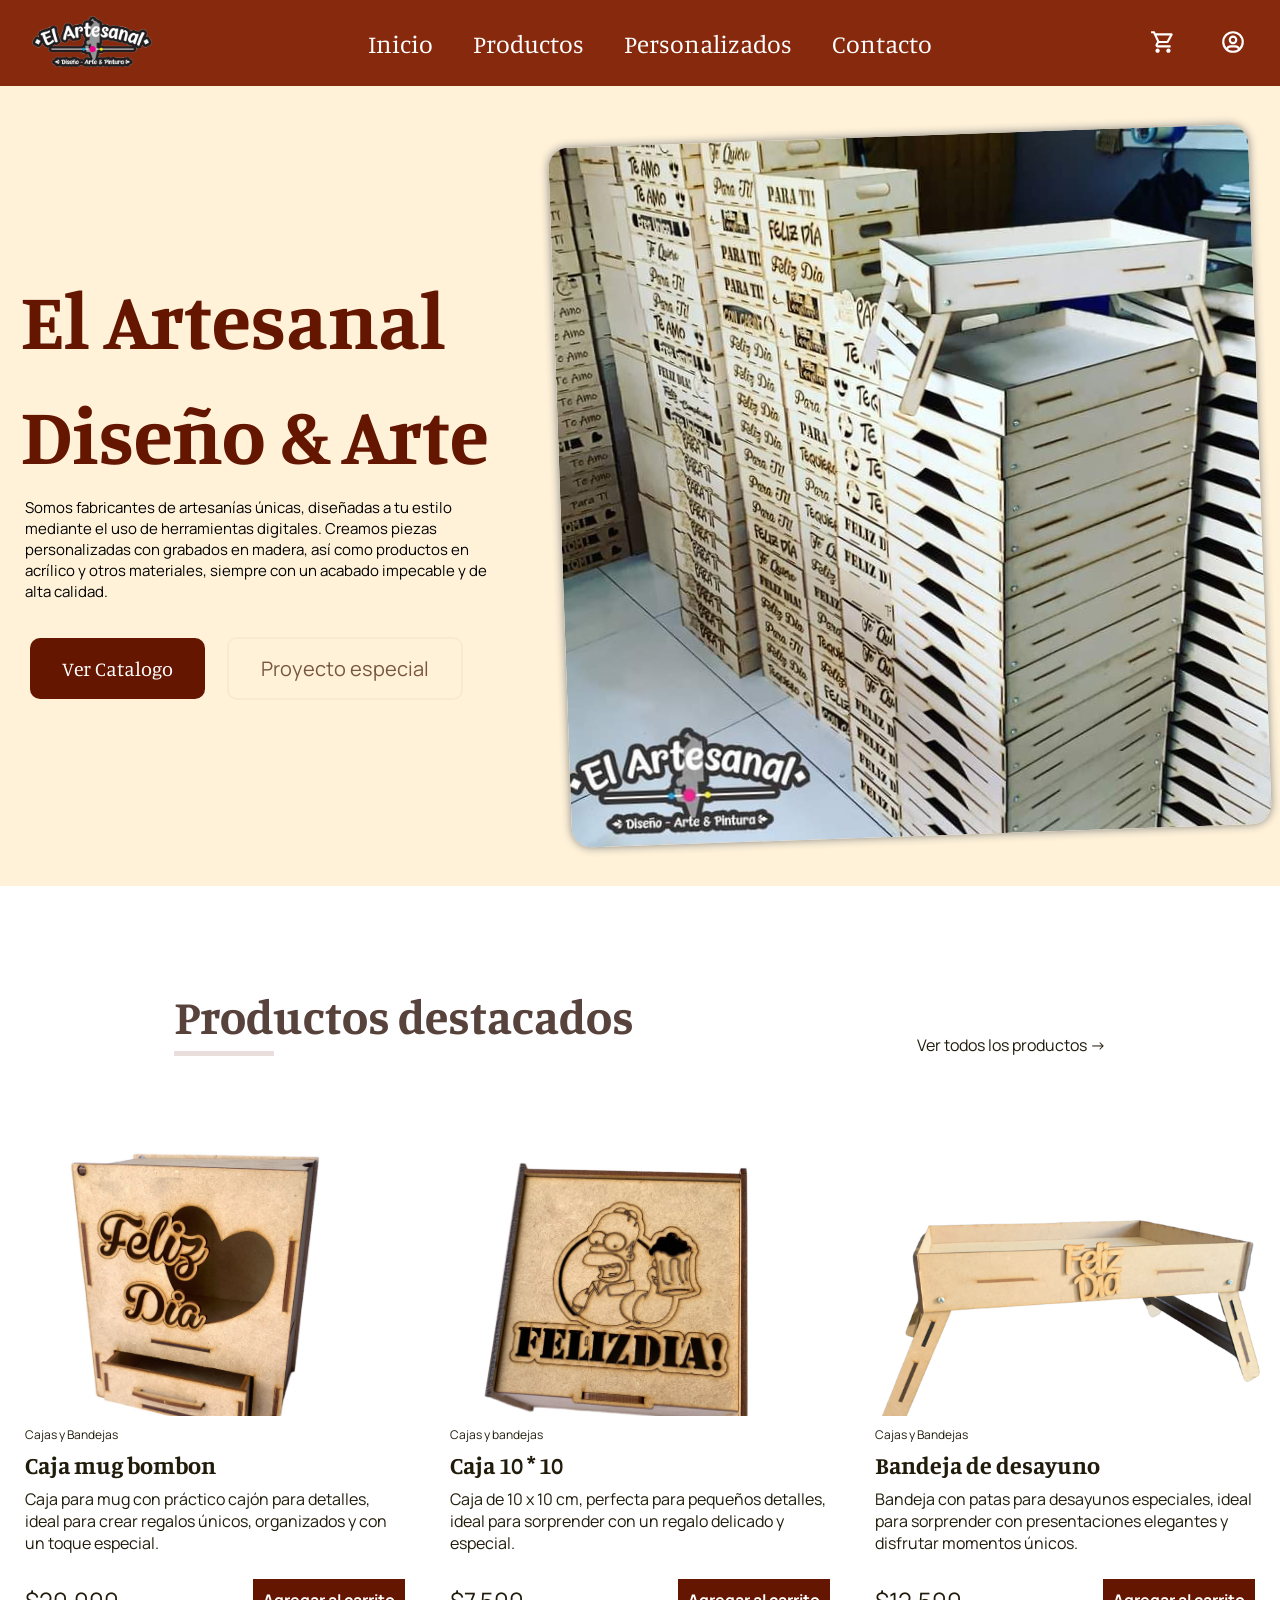
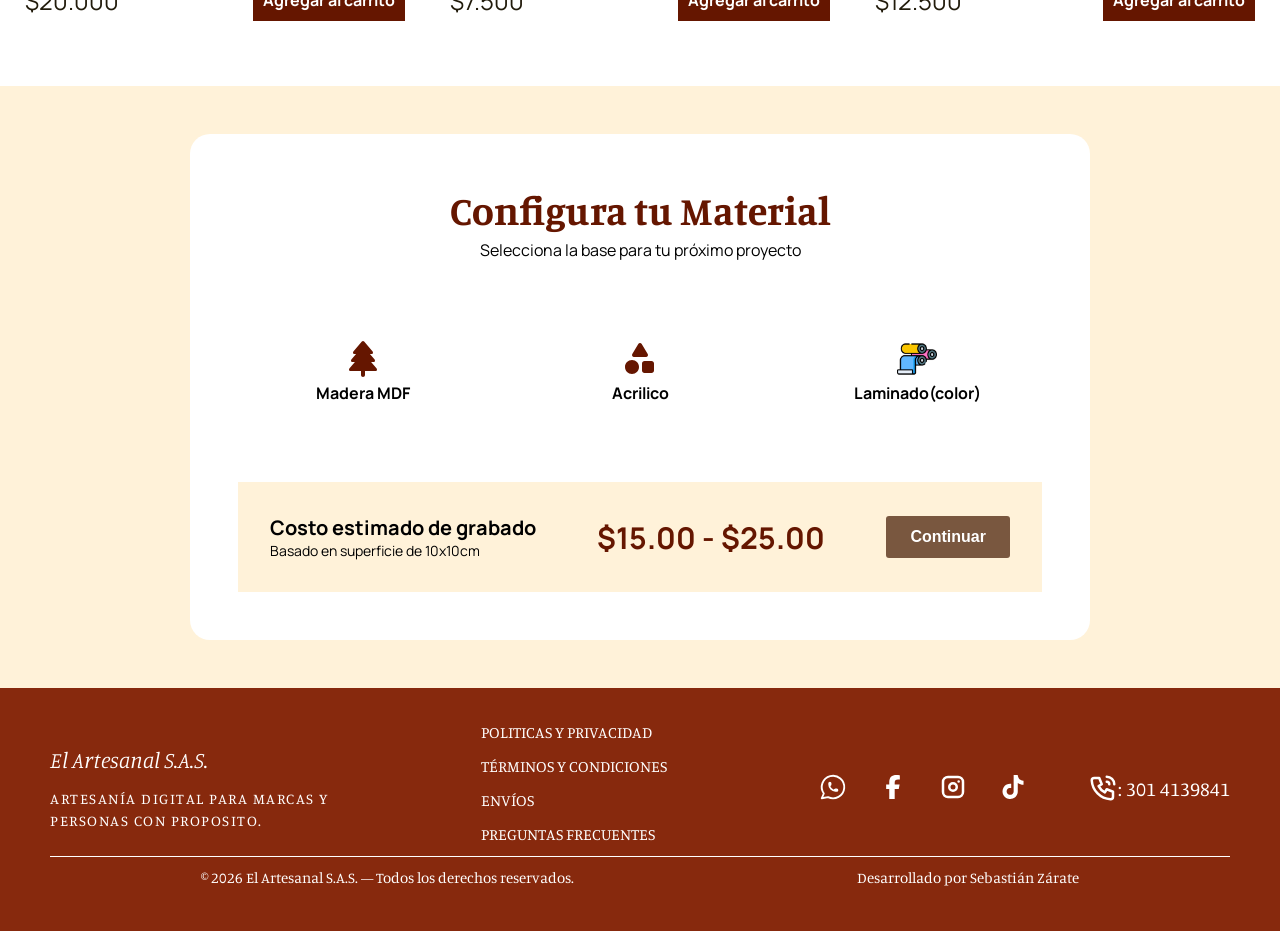
<file: html/index.html>
<!DOCTYPE html>
<html lang="en">

<head>
    <meta charset="UTF-8">
    <meta name="viewport" content="width=device-width, initial-scale=1.0">
    <link rel="stylesheet" href="./../css/styles.css">
    <link rel="stylesheet" href="./../css/home.css">
    <link rel="preconnect" href="https://fonts.googleapis.com">
    <link rel="preconnect" href="https://fonts.gstatic.com" crossorigin>
    <link
        href="https://fonts.googleapis.com/css2?family=Exo+2:ital,wght@0,100..900;1,100..900&family=Manrope:wght@200..800&family=Manuale:ital,wght@0,300..800;1,300..800&family=Story+Script&display=swap"
        rel="stylesheet">
    <title>El Artesanal Diseño & Arte</title>
</head>

<body>
    <header>
        <div class="header">
            <div class="logo">
                <a href="./index.html"><img class="logo_img" src="./../img/logo_el_arte_sas.png"
                        alt="Logo el artesanal"></a>
            </div>

            <button class="menu_btn" id="menuBtn">☰</button>

            <nav>
                <ul class="list_menu" id="list_menu">
                    <li class="list_item"><a href="./index.html" class="link_item">Inicio</a></li>
                    <li class="list_item"><a href="./products.html" class="link_item">Productos</a></li>
                    <li class="list_item"><a href="./customized.html" class="link_item">Personalizados</a></li>
                    <li class="list_item"><a href="./contact.html" class="link_item">Contacto</a></li>

                    <div class="menu_icons">
                        <a href="./cart.html" class="menu_icon_link">
                            <img src="./../img/shopping-cart.svg" alt="Carrito"> Carrito
                        </a>
                        <a href="./log_in.html" class="menu_icon_link">
                            <img src="./../img/user-circle.svg" alt="Mi cuenta"> Mi cuenta
                        </a>
                    </div>
                </ul>
            </nav>

            <div class="icons">
                <div class="icon_car"><a href="./cart.html"><img class="img_car" src="./../img/shopping-cart.svg"
                            alt="Carrito de compras"></a></div>
                <div class="icon_user"><a href="./log_in.html"><img class="img_user" src="./../img/user-circle.svg"
                            alt=""></a></div>
            </div>
        </div>
    </header>

    <main>
        <section class="intro">
            <div class="first_content">
                <h1 class="title_brand">El Artesanal <br> Diseño & Arte</h1>
                <p class="pharagrap_brand">
                    Somos fabricantes de artesanías únicas, diseñadas a tu estilo mediante el uso de herramientas
                    digitales.
                    Creamos piezas personalizadas con grabados en madera, así como productos en acrílico y otros
                    materiales,
                    siempre con un acabado impecable y de alta calidad.
                </p>
                <div class="links_first_content">
                    <button class="button_pry see_catalog"><a href="./products.html">ver catalogo</a></button>
                    <button class="button_sec proyect"><a href="./customized.html">Proyecto especial</a></button>
                </div>
            </div>
            <div class="img_container_first_content">
                <img class="img_first_content" src="./../img/homepage1.jpg" alt="">
            </div>
        </section>

        <section class="container ">
            <div class="header_featured_products">
                <h2 class="title_head_featured">
                    Productos destacados
                    <div class="line_title"></div>
                </h2>
                <a href="./products.html" class="see_all">Ver todos los productos -></a>
            </div>

            <div class="featured_products">
                <a href="./product-detail.html" class="card">
                    <div>
                        <div class="img_container">
                            <img class="img_card" src="./../img/CAJA MUG BOMBON-3.jpeg" alt="">
                        </div>
                        <div class="content_card">
                            <p class="text type_product">Cajas y Bandejas</p>
                            <h3 class="text title_product">Caja mug bombon </h3>
                            <p class="text description">Caja para mug con práctico cajón para detalles, ideal para crear
                                regalos únicos, organizados y con un toque especial.</p>
                            <div class="price_button">
                                <p class="price">$20.000</p>
                                <button class="button_ter">Agregar al carrito</button>
                            </div>
                        </div>
                    </div>
                </a>

                <a href="./product-detail.html" class="card">
                    <div>
                        <div class="img_container">
                            <img class="img_card" src="./../img/CAJA 1010-4.jpeg" alt="">
                        </div>
                        <div class="content_card">
                            <p class="text type_product">Cajas y bandejas</p>
                            <h3 class="text title_product">Caja 10 * 10</h3>
                            <p class="text description">Caja de 10 x 10 cm, perfecta para pequeños detalles, ideal para
                                sorprender con un regalo delicado y especial.</p>
                            <div class="price_button">
                                <p class="price">$7.500</p>
                                <button class="button_ter">Agregar al carrito</button>
                            </div>
                        </div>
                    </div>
                </a>

                <a href="./product-detail.html" class="card">
                    <div>
                        <div class="img_container">
                            <img class="img_card" src="./../img/dy30203.png" alt="">
                        </div>
                        <div class="content_card">
                            <p class="text type_product">Cajas y Bandejas </p>
                            <h3 class="text title_product">Bandeja de desayuno</h3>
                            <p class="text description">Bandeja con patas para desayunos especiales, ideal para
                                sorprender con presentaciones elegantes y disfrutar momentos únicos.</p>
                            <div class="price_button">
                                <p class="price">$12.500</p>
                                <button class="button_ter">Agregar al carrito</button>
                            </div>
                        </div>
                    </div>
                </a>
            </div>
        </section>

        <section class="last_part">
            <div class="configure_material">
                <h2 class="title_configure">Configura tu Material</h2>
                <p class="text_configure">Selecciona la base para tu próximo proyecto</p>
                <div class="material">
                    <div class="card_material">
                        <img class="img_material" src="./../img/tree-solid-full.svg" alt="">
                        <h3 class="title_material">Madera MDF</h3>
                    </div>

                    <div class="card_material">
                        <img class="img_material" src="./../img/shapes-solid-full.svg" alt="">
                        <h3 class="title_material">Acrilico</h3>
                    </div>

                    <div class="card_material">
                        <img class="img_material" src="./../img/paper-roll_8393918.png" alt="">
                        <h3 class="title_material">Laminado(color)</h3>
                    </div>
                </div>

                <div class="estimated_price">
                    <div>
                        <h3 class="title_estimated">Costo estimado de grabado</h3>
                        <p class="text_estimated">Basado en superficie de 10x10cm </p>
                    </div>

                    <div class="text_price">
                        <p>$15.00 - $25.00</p>
                    </div>

                    <button class="continue_estimated"><a href="./customized.html">Continuar</a></button>
                </div>
            </div>
        </section>

    </main>

    <footer>
        <div class="footer">
            <div class="footer_top">
                <div class="brand">
                    <h2 class="title_footer">El Artesanal S.A.S.</h2>
                    <p class="p_footer">Artesanía digital para marcas y <br>personas con proposito.</p>
                </div>
                <div class="regulation">
                    <ul class="list_regulation">
                        <li class="list_item_footer"><a class="link_item_footer" href="./privacy.html">Politicas y
                                privacidad</a></li>
                        <li class="list_item_footer"><a class="link_item_footer" href="./terms.html">Términos y
                                condiciones</a></li>
                        <li class="list_item_footer"><a class="link_item_footer" href="./shipping.html">Envíos</a></li>
                        <li class="list_item_footer"><a class="link_item_footer" href="./faq.html">Preguntas
                                frecuentes</a></li>
                    </ul>
                </div>
                <div class="contact">
                    <ul class="img_footer">
                        <li class="list_item_footer_img">
                            <a target="_blank"
                                href="https://api.whatsapp.com/send/?phone=%2B573014139841&text&type=phone_number&app_absent=0"
                                class="link_item_footer_img">
                                <img src="./../img/brand-whatsapp.svg" alt="WhatsApp" class="contact_img_footer">
                            </a>
                        </li>

                        <li class="list_item_footer_img">
                            <a target="_blank" href="https://www.facebook.com/ElartesanalDisenoyArte/"
                                class="link_item_footer_img">
                                <img src="./../img/brand-facebook.svg" alt="Facebook" class="contact_img_footer">
                            </a>
                        </li>

                        <li class="list_item_footer_img">
                            <a target="_blank" href="https://www.instagram.com/elartesanaldisenoyarte/"
                                class="link_item_footer_img">
                                <img src="./../img/brand-instagram.svg" alt="" class="contact_img_footer">
                            </a>
                        </li>

                        <li class="list_item_footer_img">
                            <a target="_blank" href="https://www.tiktok.com/@elartesanaldisenoyarte"
                                class="link_item_footer_img">
                                <img src="./../img/brand-tiktok.svg" alt="" class="contact_img_footer">
                            </a>
                        </li>

                        <li class="list_item_footer_img">
                            <img src="./../img/phone-call.svg" alt="" class="contact_img_footer img_contact">
                        </li>
                        <p class="phone_number_footer">: 301 4139841</p>
                    </ul>
                </div>
            </div>
            <div class="footer_bottom">
                <p>© 2026 El Artesanal S.A.S. — Todos los derechos reservados.</p>
                <p>Desarrollado por Sebastián Zárate</p>
            </div>
        </div>
    </footer>

    <script src="./../js/script.js"></script>

</body>

</html>
</file>
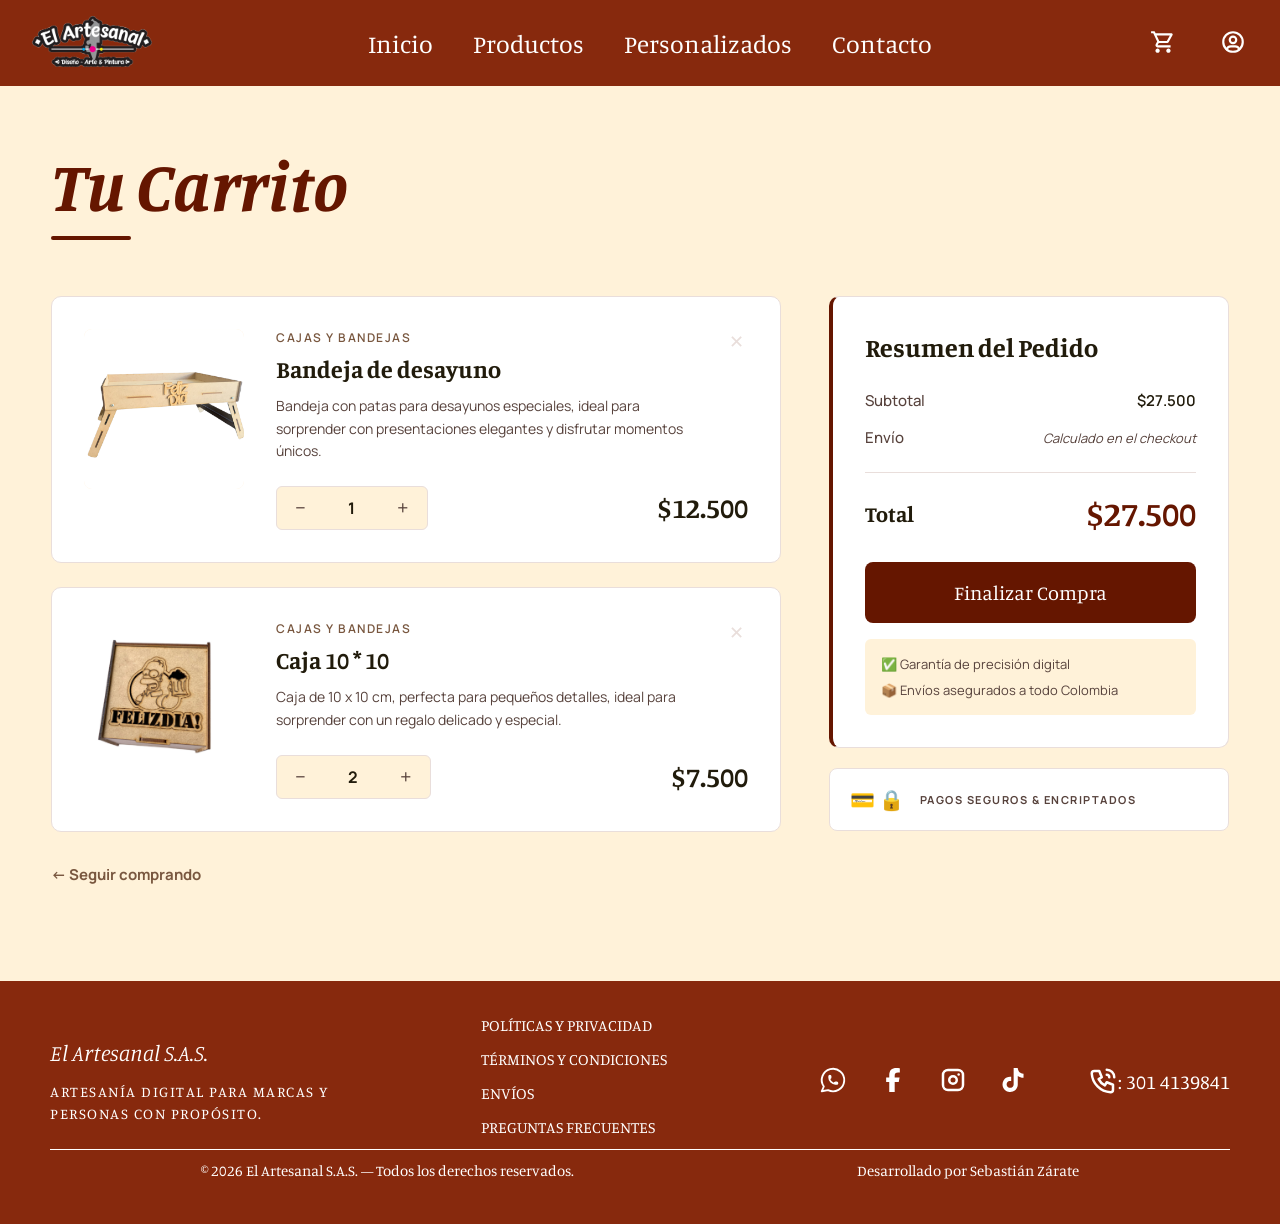
<file: html/cart.html>
<!DOCTYPE html>
<html lang="es">

<head>
    <meta charset="UTF-8">
    <meta name="viewport" content="width=device-width, initial-scale=1.0">
    <link rel="stylesheet" href="./../css/styles.css">
    <link rel="stylesheet" href="./../css/cart.css">
    <link rel="preconnect" href="https://fonts.googleapis.com">
    <link rel="preconnect" href="https://fonts.gstatic.com" crossorigin>
    <link
        href="https://fonts.googleapis.com/css2?family=Exo+2:ital,wght@0,100..900;1,100..900&family=Manrope:wght@200..800&family=Manuale:ital,wght@0,300..800;1,300..800&family=Story+Script&display=swap"
        rel="stylesheet">
    <title>Tu Carrito — El Artesanal</title>
</head>

<body>
    <header>
        <div class="header">
            <div class="logo">
                <a href="./index.html"><img class="logo_img" src="./../img/logo_el_arte_sas.png"
                        alt="Logo el artesanal"></a>
            </div>

            <button class="menu_btn" id="menuBtn">☰</button>

            <nav>
                <ul class="list_menu" id="list_menu">
                    <li class="list_item"><a href="./index.html" class="link_item">Inicio</a></li>
                    <li class="list_item"><a href="./products.html" class="link_item">Productos</a></li>
                    <li class="list_item"><a href="./customized.html" class="link_item">Personalizados</a></li>
                    <li class="list_item"><a href="./contact.html" class="link_item">Contacto</a></li>

                    <div class="menu_icons">
                        <a href="./cart.html" class="menu_icon_link">
                            <img src="./../img/shopping-cart.svg" alt="Carrito"> Carrito
                        </a>
                        <a href="./log_in.html" class="menu_icon_link">
                            <img src="./../img/user-circle.svg" alt="Mi cuenta"> Mi cuenta
                        </a>
                    </div>
                </ul>
            </nav>

            <div class="icons">
                <div class="icon_car"><a href="./cart.html"><img class="img_car" src="./../img/shopping-cart.svg"
                            alt="Carrito de compras"></a></div>
                <div class="icon_user"><a href="./log_in.html"><img class="img_user" src="./../img/user-circle.svg"
                            alt=""></a></div>
            </div>
        </div>
    </header>

    <main class="cart-main">

        <div class="cart-title-block">
            <h1 class="cart-title">Tu Carrito</h1>
            <div class="cart-title-line"></div>
        </div>

        <div class="cart-layout">
            <section class="cart-items">

                <div class="cart-item">
                    <div class="cart-item__img-wrap">
                        <img class="cart-item__img" src="./../img/dy30203.png" alt="Bandeja de desayuno">
                    </div>
                    <div class="cart-item__body">
                        <div class="cart-item__top">
                            <div>
                                <p class="cart-item__category">Cajas y Bandejas</p>
                                <h3 class="cart-item__name">Bandeja de desayuno</h3>
                                <p class="cart-item__desc">Bandeja con patas para desayunos especiales, ideal para
                                sorprender con presentaciones elegantes y disfrutar momentos únicos.</p>
                            </div>
                            <button class="cart-item__delete" type="button" aria-label="Eliminar">✕</button>
                        </div>
                        <div class="cart-item__bottom">
                            <div class="qty-control">
                                <button class="qty-btn" type="button">−</button>
                                <span class="qty-value">1</span>
                                <button class="qty-btn" type="button">+</button>
                            </div>
                            <span class="cart-item__price">$12.500</span>
                        </div>
                    </div>
                </div>

                <div class="cart-item">
                    <div class="cart-item__img-wrap">
                        <img class="cart-item__img" src="./../img/CAJA 1010-4.jpeg" alt="Set de Posavasos Geométricos">
                    </div>
                    <div class="cart-item__body">
                        <div class="cart-item__top">
                            <div>
                                <p class="cart-item__category">Cajas y bandejas</p>
                                <h3 class="cart-item__name">Caja 10 * 10</h3>
                                <p class="cart-item__desc">Caja de 10 x 10 cm, perfecta para pequeños detalles, ideal para
                                sorprender con un regalo delicado y especial.</p>
                            </div>
                            <button class="cart-item__delete" type="button" aria-label="Eliminar">✕</button>
                        </div>
                        <div class="cart-item__bottom">
                            <div class="qty-control">
                                <button class="qty-btn" type="button">−</button>
                                <span class="qty-value">2</span>
                                <button class="qty-btn" type="button">+</button>
                            </div>
                            <span class="cart-item__price">$7.500</span>
                        </div>
                    </div>
                </div>

                <a class="cart-back" href="./products.html">← Seguir comprando</a>

            </section>

            <aside class="cart-summary">

                <div class="summary-box">
                    <h2 class="summary-box__title">Resumen del Pedido</h2>

                    <div class="summary-row">
                        <span class="summary-row__label">Subtotal</span>
                        <span class="summary-row__value">$27.500</span>
                    </div>
                    <div class="summary-row">
                        <span class="summary-row__label">Envío</span>
                        <span class="summary-row__value summary-row__value--muted">Calculado en el checkout</span>
                    </div>

                    <div class="summary-total">
                        <span class="summary-total__label">Total</span>
                        <span class="summary-total__value">$27.500</span>
                    </div>

                    <button class="button_pry btn-checkout" type="button">
                        <a href="#">Finalizar Compra</a>
                    </button>

                    <div class="summary-badges">
                        <p class="summary-badge">✅ Garantía de precisión digital</p>
                        <p class="summary-badge">📦 Envíos asegurados a todo Colombia</p>
                    </div>
                </div>

                <div class="payment-note">
                    <span class="payment-note__icons">💳 🔒</span>
                    <p class="payment-note__text">Pagos seguros & encriptados</p>
                </div>

            </aside>
        </div>
    </main>

    <footer>
        <div class="footer">
            <div class="footer_top">
                <div class="brand">
                    <h2 class="title_footer">El Artesanal S.A.S.</h2>
                    <p class="p_footer">Artesanía digital para marcas y <br>personas con propósito.</p>
                </div>
                <div class="regulation">
                    <ul class="list_regulation">
                        <li class="list_item_footer"><a class="link_item_footer" href="./privacy.html">Políticas y
                                privacidad</a></li>
                        <li class="list_item_footer"><a class="link_item_footer" href="./terms.html">Términos y
                                condiciones</a></li>
                        <li class="list_item_footer"><a class="link_item_footer" href="./shipping.html">Envíos</a></li>
                        <li class="list_item_footer"><a class="link_item_footer" href="./faq.html">Preguntas
                                frecuentes</a></li>
                    </ul>
                </div>
                <div class="contact">
                    <ul class="img_footer">
                        <li class="list_item_footer_img">
                            <a target="_blank" href="https://api.whatsapp.com/send/?phone=%2B573014139841"
                                class="link_item_footer_img">
                                <img src="./../img/brand-whatsapp.svg" alt="WhatsApp" class="contact_img_footer">
                            </a>
                        </li>
                        <li class="list_item_footer_img">
                            <a target="_blank" href="https://www.facebook.com/ElartesanalDisenoyArte/"
                                class="link_item_footer_img">
                                <img src="./../img/brand-facebook.svg" alt="Facebook" class="contact_img_footer">
                            </a>
                        </li>
                        <li class="list_item_footer_img">
                            <a target="_blank" href="https://www.instagram.com/elartesanaldisenoyarte/"
                                class="link_item_footer_img">
                                <img src="./../img/brand-instagram.svg" alt="Instagram" class="contact_img_footer">
                            </a>
                        </li>
                        <li class="list_item_footer_img">
                            <a target="_blank" href="https://www.tiktok.com/@elartesanaldisenoyarte"
                                class="link_item_footer_img">
                                <img src="./../img/brand-tiktok.svg" alt="TikTok" class="contact_img_footer">
                            </a>
                        </li>
                        <li class="list_item_footer_img">
                            <img src="./../img/phone-call.svg" alt="" class="contact_img_footer img_contact">
                        </li>
                        <p class="phone_number_footer">: 301 4139841</p>
                    </ul>
                </div>
            </div>
            <div class="footer_bottom">
                <p>© 2026 El Artesanal S.A.S. — Todos los derechos reservados.</p>
                <p>Desarrollado por Sebastián Zárate</p>
            </div>
        </div>
    </footer>

    <script src="./../js/script.js"></script>
</body>

</html>
</file>
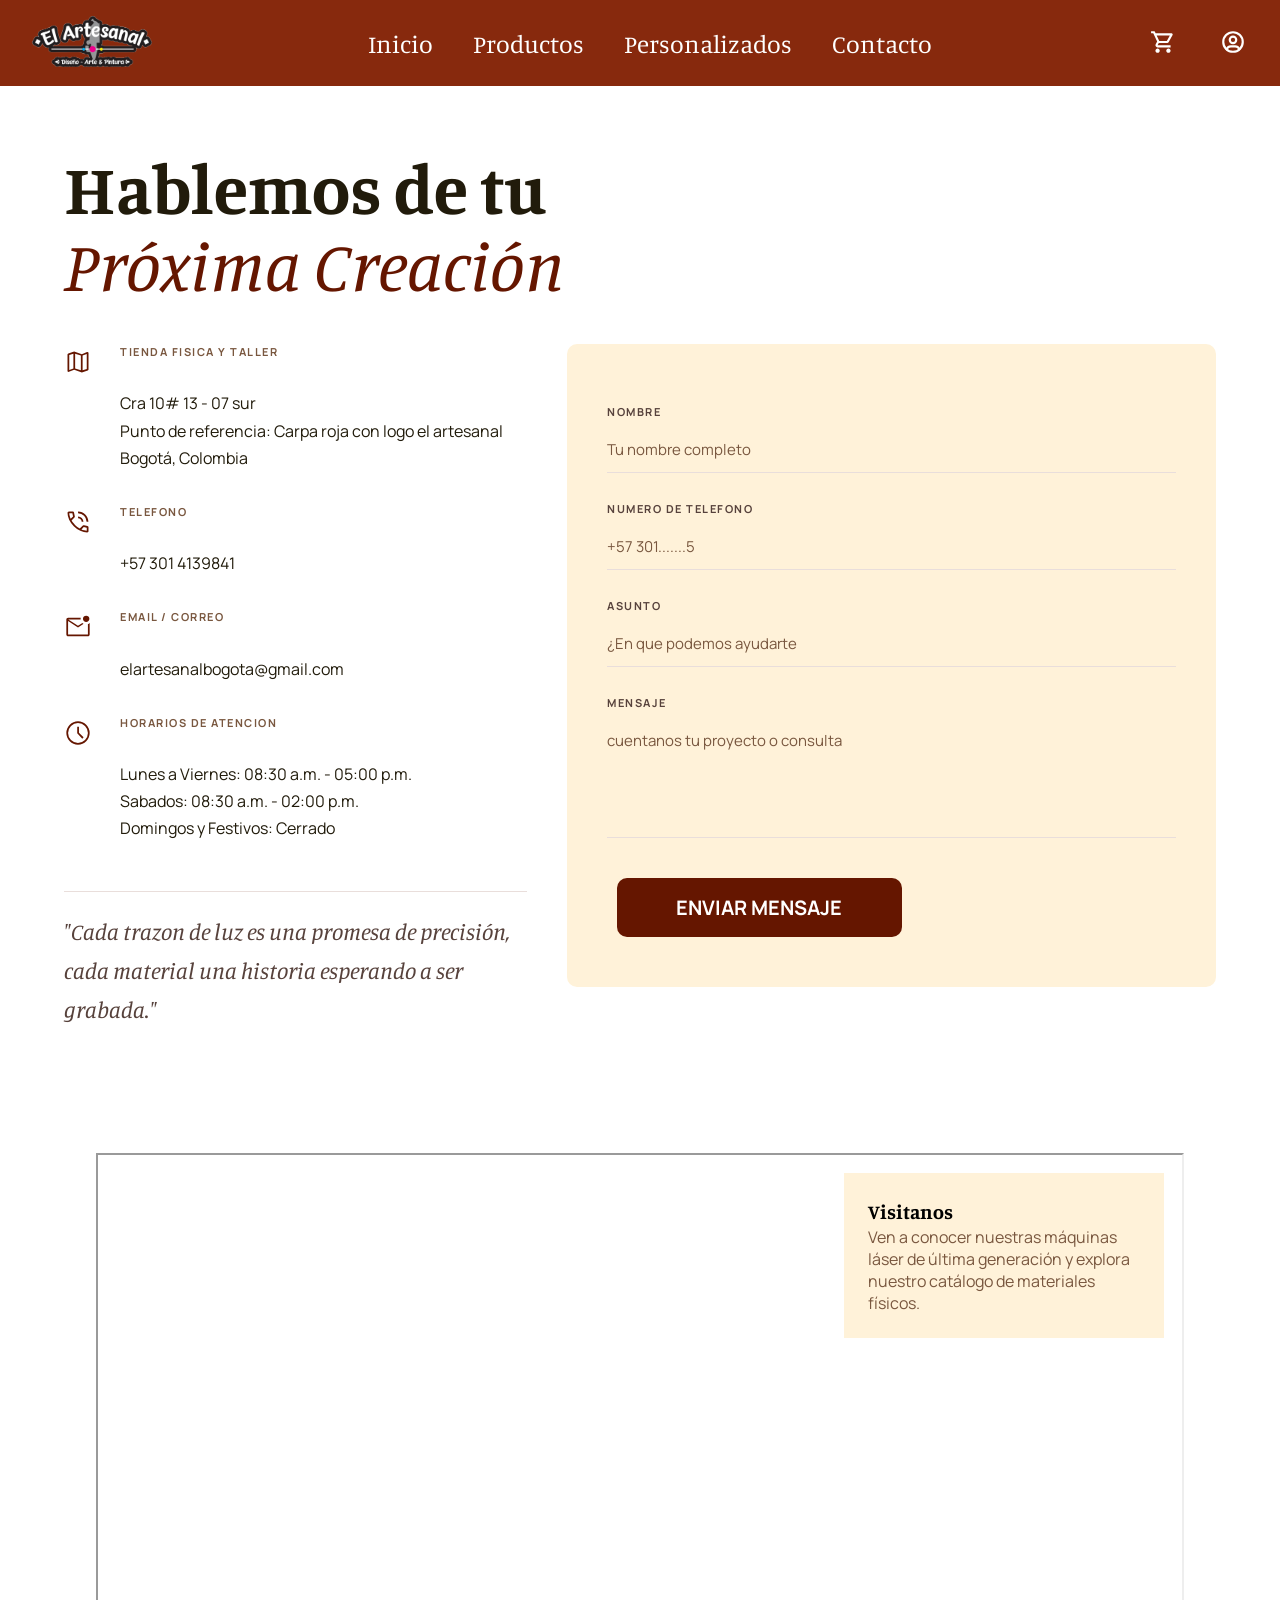
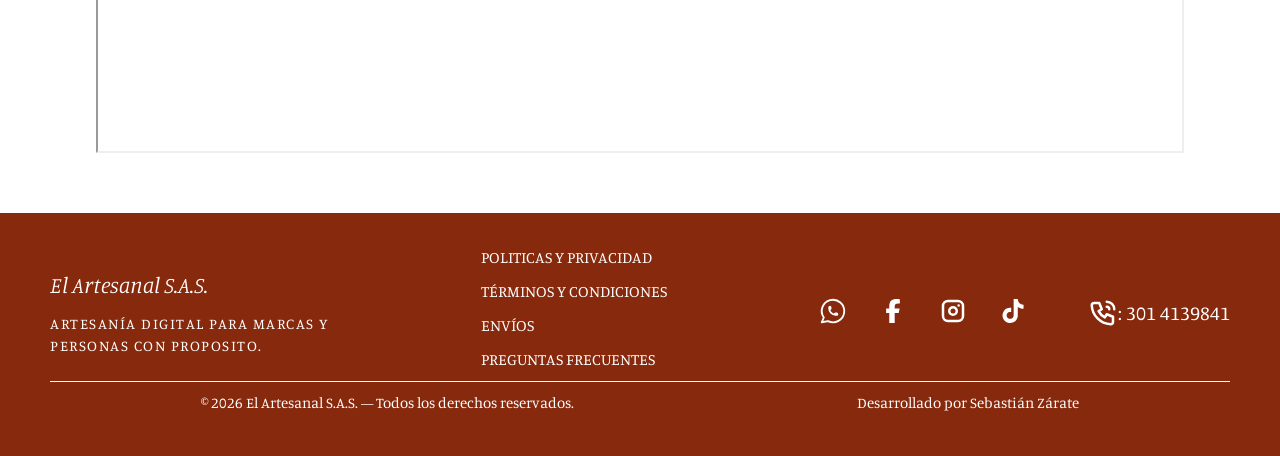
<file: html/contact.html>
<!DOCTYPE html>
<html lang="en">

<head>
    <meta charset="UTF-8">
    <meta name="viewport" content="width=device-width, initial-scale=1.0">
    <link rel="stylesheet" href="./../css/styles.css">
    <link rel="stylesheet" href="./../css/contact.css">
    <link rel="preconnect" href="https://fonts.googleapis.com">
    <link rel="preconnect" href="https://fonts.gstatic.com" crossorigin>
    <link
        href="https://fonts.googleapis.com/css2?family=Exo+2:ital,wght@0,100..900;1,100..900&family=Manrope:wght@200..800&family=Manuale:ital,wght@0,300..800;1,300..800&family=Story+Script&display=swap"
        rel="stylesheet">
    <title>Contacto</title>
</head>

<body>
    <header>
        <div class="header">
            <div class="logo">
                <a href="./index.html"><img class="logo_img" src="./../img/logo_el_arte_sas.png"
                        alt="Logo el artesanal"></a>
            </div>

            <button class="menu_btn" id="menuBtn">☰</button>

            <nav>
                <ul class="list_menu" id="list_menu">
                    <li class="list_item"><a href="./index.html" class="link_item">Inicio</a></li>
                    <li class="list_item"><a href="./products.html" class="link_item">Productos</a></li>
                    <li class="list_item"><a href="./customized.html" class="link_item">Personalizados</a></li>
                    <li class="list_item"><a href="./contact.html" class="link_item">Contacto</a></li>

                    <div class="menu_icons">
                        <a href="./cart.html" class="menu_icon_link">
                            <img src="./../img/shopping-cart.svg" alt="Carrito"> Carrito
                        </a>
                        <a href="./log_in.html" class="menu_icon_link">
                            <img src="./../img/user-circle.svg" alt="Mi cuenta"> Mi cuenta
                        </a>
                    </div>
                </ul>
            </nav>

            <div class="icons">
                <div class="icon_car"><a href="./cart.html"><img class="img_car" src="./../img/shopping-cart.svg"
                            alt="Carrito de compras"></a></div>
                <div class="icon_user"><a href="./log_in.html"><img class="img_user" src="./../img/user-circle.svg"
                            alt=""></a></div>
            </div>
        </div>
    </header>

    <main>
        <h2 class="title_primary">Hablemos de tu <br><span class="second_line">Próxima Creación</span></h2>

        <section class="container_info">
            <div class="info_section">
                <div class="address_section">
                    <div class="container_icon">
                        <img class="img_icon" src="./../img/map_50dp_651600_FILL0_wght400_GRAD0_opsz48.svg" alt="">
                    </div>
                    <h3 class="subtitle_sections">Tienda Fisica y Taller</h3>
                    <p class="address">
                        Cra 10# 13 - 07 sur
                        Punto de referencia: Carpa roja con logo el artesanal
                        Bogotá, Colombia
                    </p>
                </div>

                <div class="phone_number_section">
                    <div class="container_icon">
                        <img class="img_icon" src="./../img/phone_in_talk_50dp_651600_FILL0_wght400_GRAD0_opsz48.svg"
                            alt="">
                    </div>
                    <h3 class="subtitle_sections">Telefono</h3>
                    <p class="address">
                        +57 301 4139841
                    </p>
                </div>

                <div class="email_section">
                    <div class="container_icon">
                        <img class="img_icon"
                            src="./../img/mark_email_unread_50dp_651600_FILL0_wght400_GRAD0_opsz48.svg" alt="">
                    </div>
                    <h3 class="title_ubication">Email / Correo</h3>
                    <p class="address">
                        elartesanalbogota@gmail.com
                    </p>
                </div>

                <div class="schedule_section">
                    <div class="container_icon">
                        <img class="img_icon" src="./../img/schedule_50dp_651600_FILL0_wght400_GRAD0_opsz48.svg" alt="">
                    </div>
                    <h3 class="subtitle_sections">Horarios de atencion</h3>
                    <p class="address">
                        Lunes a Viernes: 08:30 a.m. - 05:00 p.m.
                        Sabados: 08:30 a.m. - 02:00 p.m.
                        Domingos y Festivos: Cerrado
                    </p>
                </div>

                <div class="slogan">
                    <div class="line"></div>
                    <p>"Cada trazon de luz es una promesa de precisión, cada material una historia esperando a ser
                        grabada."</p>
                </div>
            </div>

            <div class="container_form">
                <form action="">
                    <label class="label_form" for="name">Nombre</label>
                    <input class="input" type="text" placeholder="Tu nombre completo" id="name" name="Name">

                    <label class="label_form" for="phone_number">Numero de Telefono</label>
                    <input class="input" type="number" name="PhoneNumber" id="phone_number" maxlength="10"
                        placeholder="+57 301.......5">

                    <label class="label_form" for="affair">Asunto</label>
                    <input class="input" type="text" name="Affair" id="affair" placeholder="¿En que podemos ayudarte">

                    <label class="label_form" for="message">Mensaje</label>
                    <textarea class="text_area" name="Message" id="message"
                        placeholder="cuentanos tu proyecto o consulta"></textarea>

                    <button class="button_pry btn_send"><a href="">Enviar Mensaje</a></button>
                </form>
            </div>
        </section>

        <section class="maps">
            <div class="container_maps">
                <iframe class="google_maps"
                    src="https://www.google.com/maps/embed?pb=!1m18!1m12!1m3!1d3977.0730263403966!2d-74.09359782432372!3d4.580909142682967!2m3!1f0!2f0!3f0!3m2!1i1024!2i768!4f13.1!3m3!1m2!1s0x8e3f991aaf2b6f89%3A0xe286d2de1eef529b!2sEL%20ARTESANAL%20SAS!5e0!3m2!1ses-419!2sco!4v1775443972952!5m2!1ses-419!2sco"
                    loading="lazy" referrerpolicy="no-referrer-when-downgrade"></iframe>
                <div class="info_maps">
                    <h3 class="title_maps">Visitanos</h3>
                    <p class="description_maps">
                        Ven a conocer nuestras máquinas láser de última generación y explora nuestro catálogo de
                        materiales físicos.
                    </p>
                </div>
            </div>
        </section>

    </main>

    <footer>
        <div class="footer">
            <div class="footer_top">
                <div class="brand">
                    <h2 class="title_footer">El Artesanal S.A.S.</h2>
                    <p class="p_footer">Artesanía digital para marcas y <br>personas con proposito.</p>
                </div>
                <div class="regulation">
                    <ul class="list_regulation">
                        <li class="list_item_footer"><a class="link_item_footer" href="./privacy.html">Politicas y
                                privacidad</a></li>
                        <li class="list_item_footer"><a class="link_item_footer" href="./terms.html">Términos y
                                condiciones</a></li>
                        <li class="list_item_footer"><a class="link_item_footer" href="./shipping.html">Envíos</a></li>
                        <li class="list_item_footer"><a class="link_item_footer" href="./faq.html">Preguntas
                                frecuentes</a></li>
                    </ul>
                </div>
                <div class="contact">
                    <ul class="img_footer">
                        <li class="list_item_footer_img">
                            <a target="_blank"
                                href="https://api.whatsapp.com/send/?phone=%2B573014139841&text&type=phone_number&app_absent=0"
                                class="link_item_footer_img">
                                <img src="./../img/brand-whatsapp.svg" alt="WhatsApp" class="contact_img_footer">
                            </a>
                        </li>

                        <li class="list_item_footer_img">
                            <a target="_blank" href="https://www.facebook.com/ElartesanalDisenoyArte/"
                                class="link_item_footer_img">
                                <img src="./../img/brand-facebook.svg" alt="Facebook" class="contact_img_footer">
                            </a>
                        </li>

                        <li class="list_item_footer_img">
                            <a target="_blank" href="https://www.instagram.com/elartesanaldisenoyarte/"
                                class="link_item_footer_img">
                                <img src="./../img/brand-instagram.svg" alt="" class="contact_img_footer">
                            </a>
                        </li>

                        <li class="list_item_footer_img">
                            <a target="_blank" href="https://www.tiktok.com/@elartesanaldisenoyarte"
                                class="link_item_footer_img">
                                <img src="./../img/brand-tiktok.svg" alt="" class="contact_img_footer">
                            </a>
                        </li>

                        <li class="list_item_footer_img">
                            <img src="./../img/phone-call.svg" alt="" class="contact_img_footer img_contact">
                        </li>
                        <p class="phone_number_footer">: 301 4139841</p>
                    </ul>
                </div>
            </div>
            <div class="footer_bottom">
                <p>© 2026 El Artesanal S.A.S. — Todos los derechos reservados.</p>
                <p>Desarrollado por Sebastián Zárate</p>
            </div>
        </div>
    </footer>

    <script src="./../js/script.js"></script>
</body>
</html>
</file>
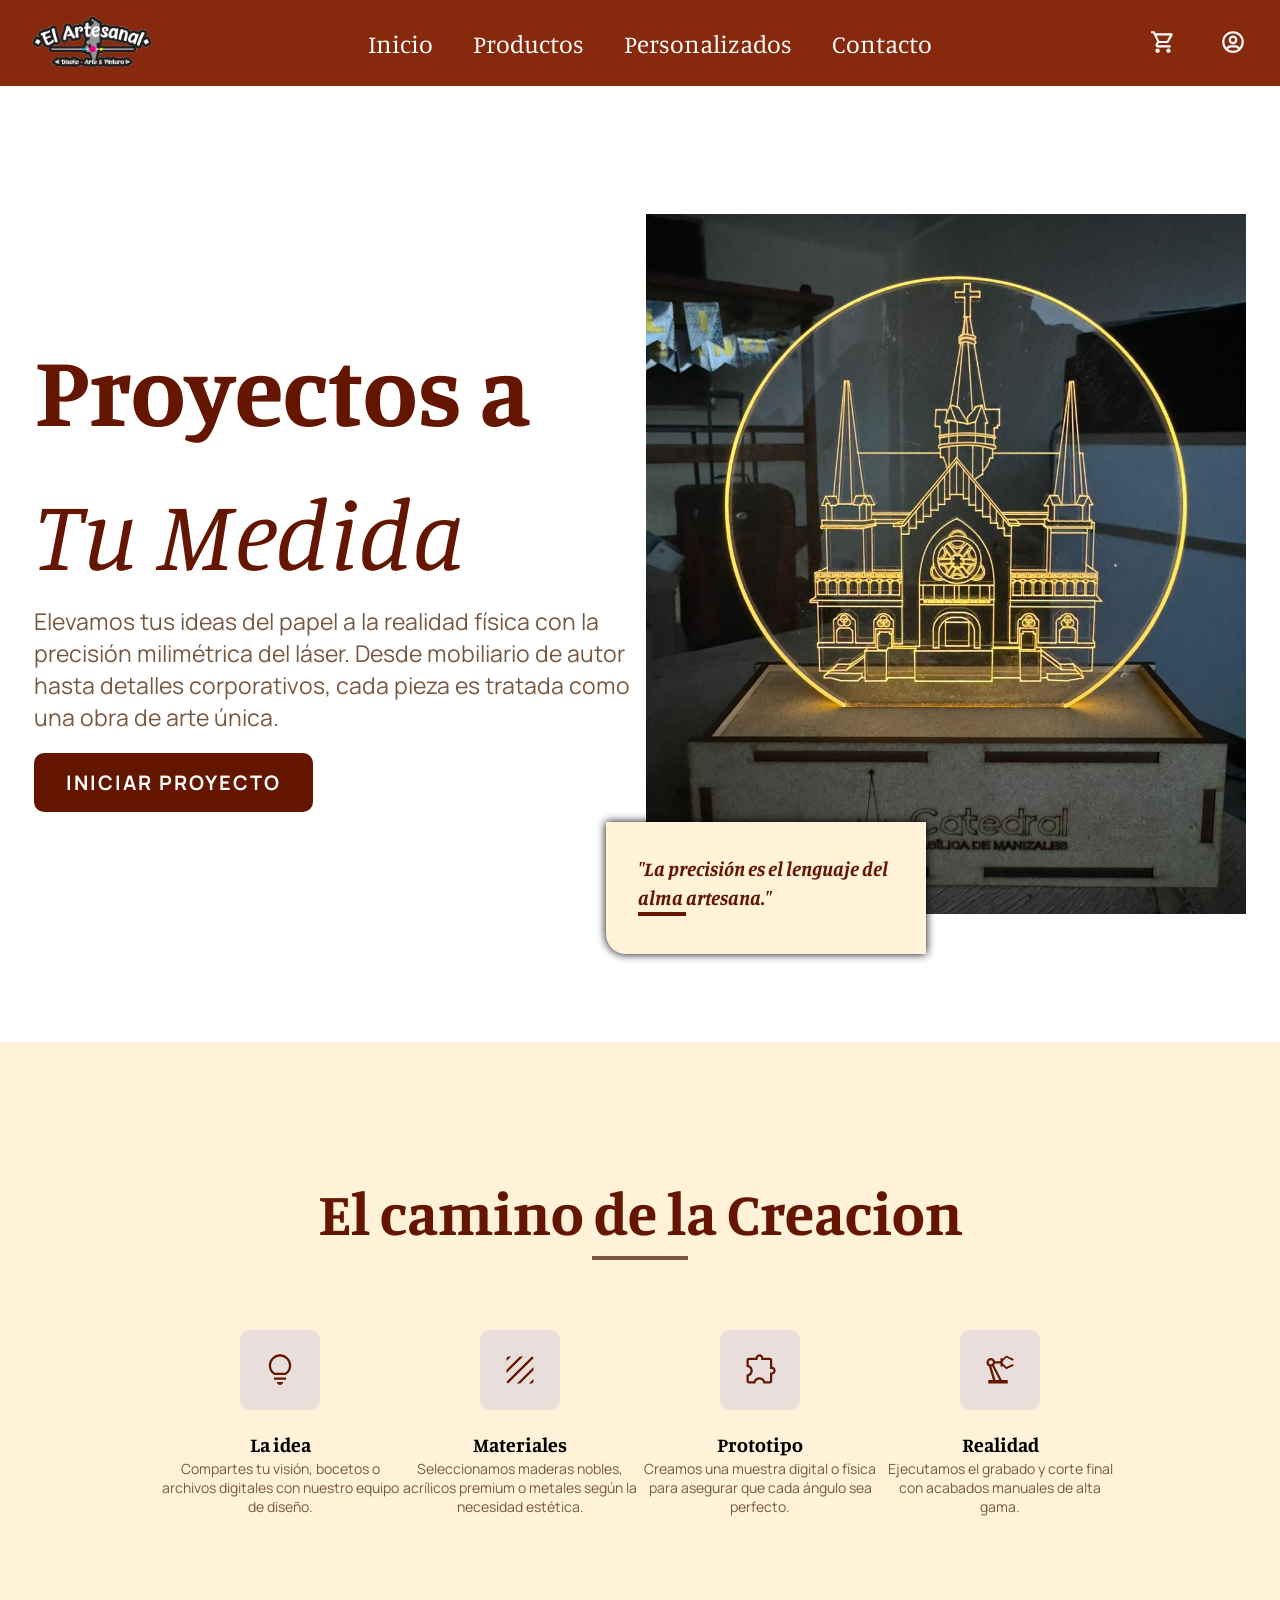
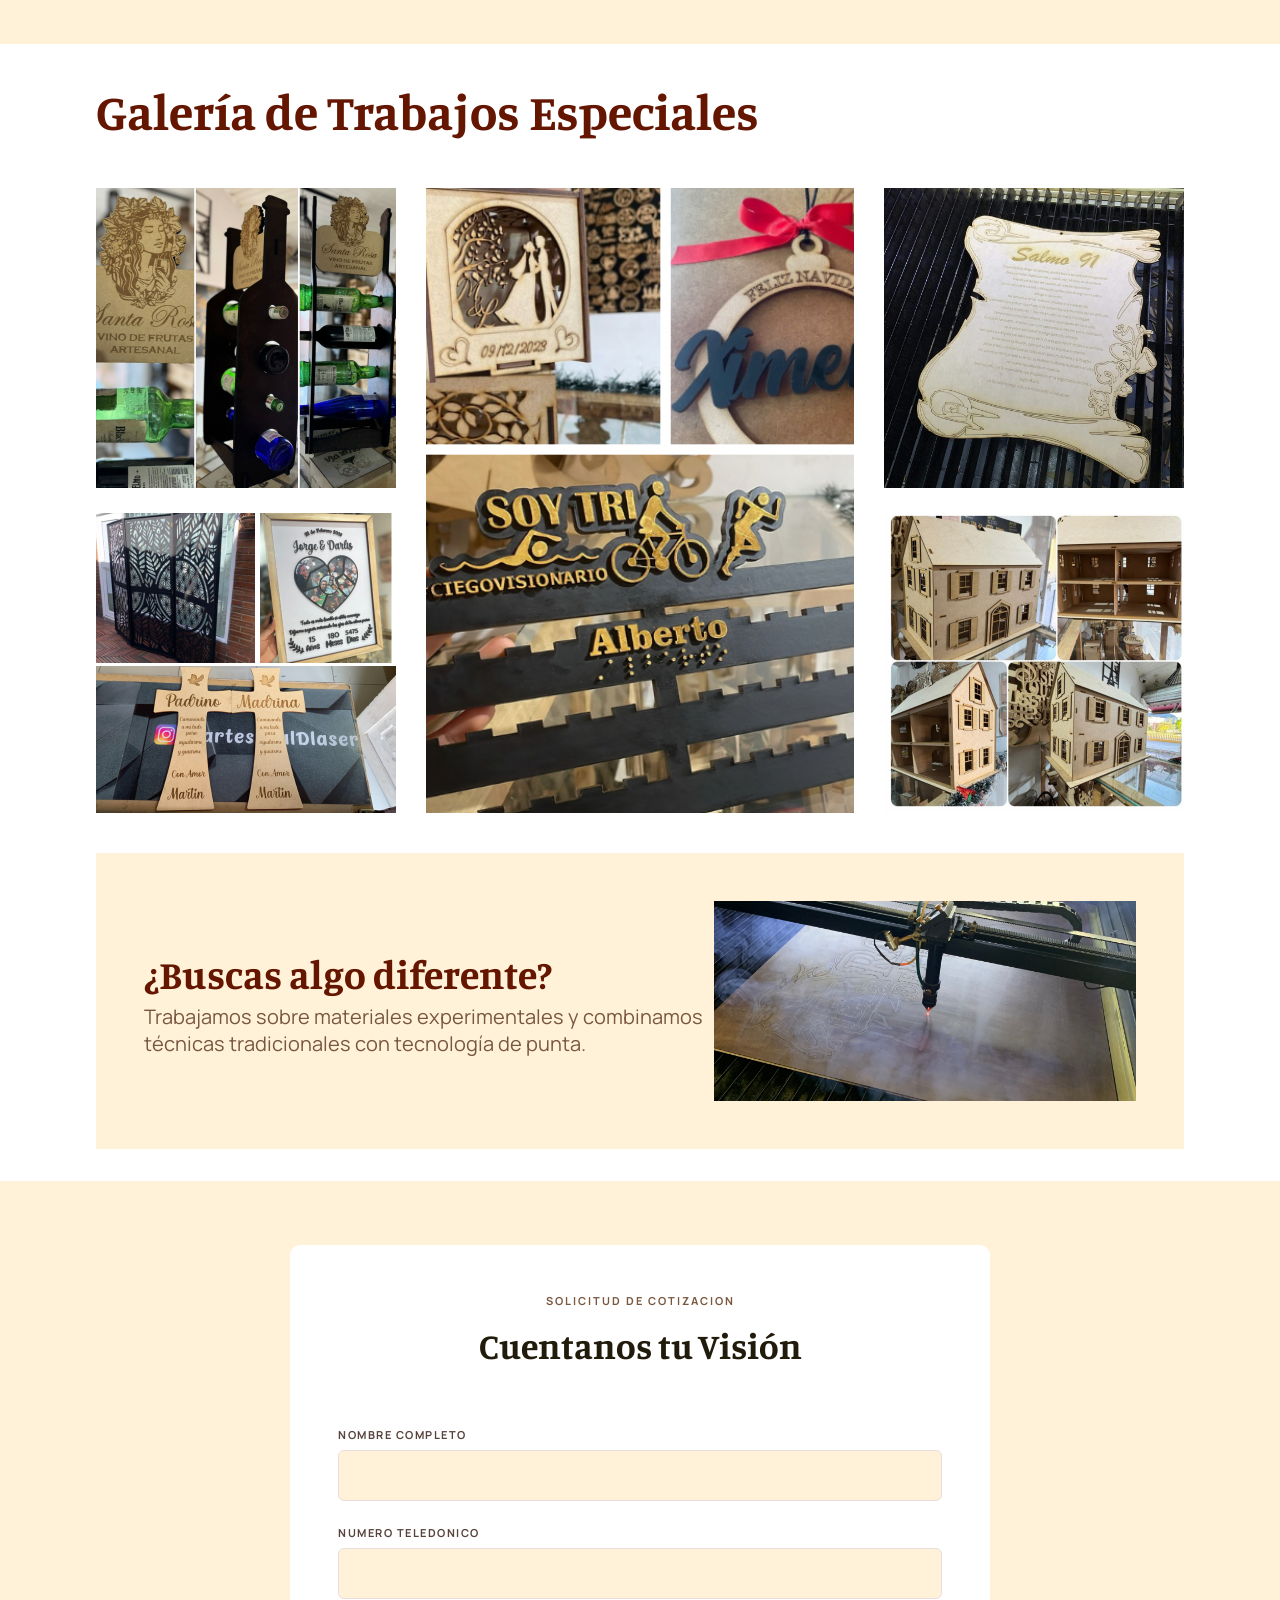
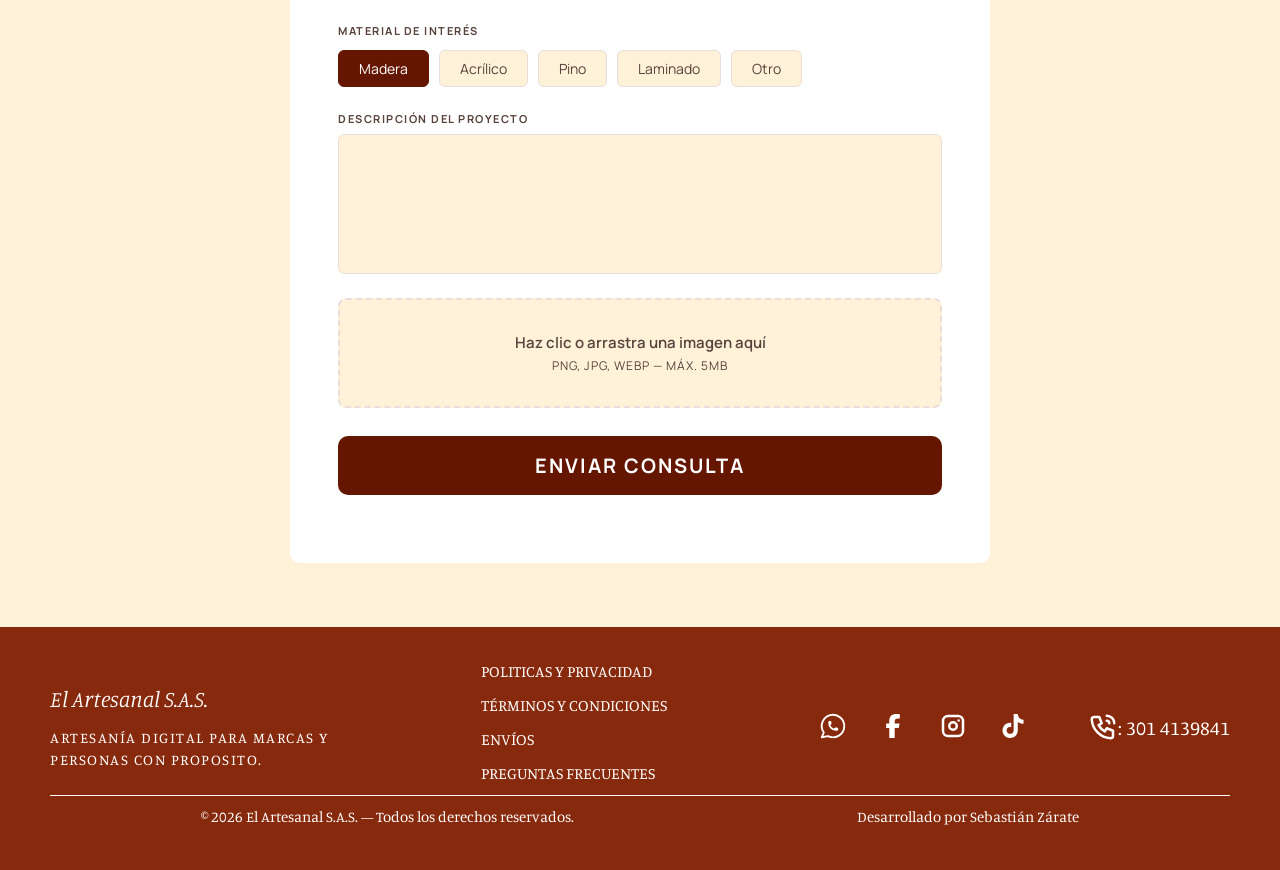
<file: html/customized.html>
<!DOCTYPE html>
<html lang="en">

<head>
    <meta charset="UTF-8">
    <meta name="viewport" content="width=device-width, initial-scale=1.0">
    <link rel="stylesheet" href="./../css/styles.css">
    <link rel="stylesheet" href="./../css/customized.css">
    <link rel="preconnect" href="https://fonts.googleapis.com">
    <link rel="preconnect" href="https://fonts.gstatic.com" crossorigin>
    <link
        href="https://fonts.googleapis.com/css2?family=Exo+2:ital,wght@0,100..900;1,100..900&family=Manrope:wght@200..800&family=Manuale:ital,wght@0,300..800;1,300..800&family=Story+Script&display=swap"
        rel="stylesheet">
    <title>Personalizados</title>
</head>

<body>
    <header>
        <div class="header">
            <div class="logo">
                <a href="./index.html"><img class="logo_img" src="./../img/logo_el_arte_sas.png"
                        alt="Logo el artesanal"></a>
            </div>

            <button class="menu_btn" id="menuBtn">☰</button>

            <nav>
                <ul class="list_menu" id="list_menu">
                    <li class="list_item"><a href="./index.html" class="link_item">Inicio</a></li>
                    <li class="list_item"><a href="./products.html" class="link_item">Productos</a></li>
                    <li class="list_item"><a href="./customized.html" class="link_item">Personalizados</a></li>
                    <li class="list_item"><a href="./contact.html" class="link_item">Contacto</a></li>

                    <div class="menu_icons">
                        <a href="./cart.html" class="menu_icon_link">
                            <img src="./../img/shopping-cart.svg" alt="Carrito"> Carrito
                        </a>
                        <a href="./log_in.html" class="menu_icon_link">
                            <img src="./../img/user-circle.svg" alt="Mi cuenta"> Mi cuenta
                        </a>
                    </div>
                </ul>
            </nav>

            <div class="icons">
                <div class="icon_car"><a href="./cart.html"><img class="img_car" src="./../img/shopping-cart.svg"
                            alt="Carrito de compras"></a></div>
                <div class="icon_user"><a href="./log_in.html"><img class="img_user" src="./../img/user-circle.svg"
                            alt=""></a></div>
            </div>
        </div>
    </header>

    <main>
        <section class="intro">
            <div class="text_intro">
                <h2 class="title_intro">Proyectos a <br><span>tu medida</span></h2>
                <p class="description_intro">
                    Elevamos tus ideas del papel a la realidad física con la precisión milimétrica del láser. Desde
                    mobiliario de autor hasta detalles corporativos, cada pieza es tratada como una obra de arte única.
                </p>
                <button class="button_pry start_proyect"><a href="#form_i">Iniciar Proyecto</a></button>
            </div>
            <div class="image_intro">
                <img class="image" src="./../img/customized1.JPG" alt="">
                <div class="slogan">
                    <p class="text_slogan">"La precisión es el lenguaje del alma artesana."</p>
                    <div class="line_intro"></div>
                </div>
            </div>
        </section>

        <section class="second_part">
            <div class="title">
                <h2 class="title_second">El camino de la Creacion</h2>
                <div class="line_second"></div>
            </div>

            <div class="container_icons">
                <div class="icon">
                    <div class="img_icon">
                        <img class="img" src="./../img/lightbulb_50dp_651600_FILL0_wght400_GRAD0_opsz48.svg" alt="">
                    </div>
                    <h3 class="title_icon">La idea</h3>
                    <p class="description_icon">Compartes tu visión, bocetos o archivos digitales con nuestro equipo de
                        diseño.</p>
                </div>

                <div class="icon">
                    <div class="img_icon">
                        <img class="img" src="./../img/texture_50dp_651600_FILL0_wght400_GRAD0_opsz48.svg" alt="">
                    </div>
                    <h3 class="title_icon">Materiales</h3>
                    <p class="description_icon">Seleccionamos maderas nobles, acrílicos premium o metales según la
                        necesidad estética.</p>
                </div>

                <div class="icon">
                    <div class="img_icon">
                        <img class="img" src="./../img/extension_50dp_651600_FILL0_wght400_GRAD0_opsz48.svg" alt="">
                    </div>
                    <h3 class="title_icon">Prototipo</h3>
                    <p class="description_icon">Creamos una muestra digital o física para asegurar que cada ángulo sea
                        perfecto.</p>
                </div>

                <div class="icon">
                    <div class="img_icon">
                        <img class="img"
                            src="./../img/precision_manufacturing_50dp_651600_FILL0_wght400_GRAD0_opsz48.svg" alt="">
                    </div>
                    <h3 class="title_icon">Realidad</h3>
                    <p class="description_icon">Ejecutamos el grabado y corte final con acabados manuales de alta gama.
                    </p>
                </div>
            </div>
        </section>

        <section class="galery">
            <h2 class="title_galery">Galería de Trabajos Especiales</h2>

            <div class="container_galery">
                <div class="container_sec_galery">
                    <div class="image_sec_galery">
                        <img class="img_sec" src="./../img/customized2.PNG" alt="">
                    </div>

                    <div class="image_sec_galery">
                        <img class="img_sec" src="./../img/customized3.PNG" alt="">
                    </div>
                </div>

                <div class="image_pry_galery">
                    <img class="img_pry" src="./../img/customized4.PNG" alt="">
                </div>

                <div class="container_sec_galery">
                    <div class="image_sec_galery">
                        <img class="img_sec" src="./../img/customized5.jpg" alt="">
                    </div>

                    <div class="image_sec_galery">
                        <img class="img_sec" src="./../img/customized6.PNG" alt="">
                    </div>
                </div>
            </div>

            <div class="container_info_galery">
                <div>
                    <h3 class="title_info">¿Buscas algo diferente?</h3>
                    <p class="description_info">Trabajamos sobre materiales experimentales y combinamos técnicas
                        tradicionales con tecnología de punta.</p>
                </div>
                <div class="image_info">
                    <img class="img_info" src="./../img/customized7.jpg" alt="">
                </div>
            </div>
        </section>

        <section class="form" id="form_i">
            <p class="application_text">solicitud de cotizacion</p>
            <h2 class="title_form">Cuentanos tu Visión</h2>
            <form action="">
                <label for="name">Nombre Completo</label>
                <input type="text" name="Name" id="name">
                <label for="phone_number">Numero Teledonico</label>
                <input type="text" name="PhoneNumber" id="phone_number">

                <label for="">Material de interés</label>
                <div class="container_material">
                    <button class="btn_material active">Madera</button>
                    <button class="btn_material">Acrílico</button>
                    <button class="btn_material">Pino</button>
                    <button class="btn_material">Laminado</button>
                    <button class="btn_material">Otro</button>
                </div>

                <label for="description">Descripción del proyecto</label>
                <textarea name="Description" id="description"></textarea>

                <div class="dropzone">
                    <input class="dropzone_input" type="file" accept="image/*" id="fileInput">
                    <p class="dropzone_title">Haz clic o arrastra una imagen aquí</p>
                    <p class="dropzone_hint">PNG, JPG, WEBP — máx. 5MB</p>
                </div>

                <button class="btn_send button_pry"><a href="">Enviar consulta</a></button>
            </form>
        </section>
    </main>

    <footer>
        <div class="footer">
            <div class="footer_top">
                <div class="brand">
                    <h2 class="title_footer">El Artesanal S.A.S.</h2>
                    <p class="p_footer">Artesanía digital para marcas y <br>personas con proposito.</p>
                </div>
                <div class="regulation">
                    <ul class="list_regulation">
                        <li class="list_item_footer"><a class="link_item_footer" href="./privacy.html">Politicas y
                                privacidad</a></li>
                        <li class="list_item_footer"><a class="link_item_footer" href="./terms.html">Términos y
                                condiciones</a></li>
                        <li class="list_item_footer"><a class="link_item_footer" href="./shipping.html">Envíos</a></li>
                        <li class="list_item_footer"><a class="link_item_footer" href="./faq.html">Preguntas
                                frecuentes</a></li>
                    </ul>
                </div>
                <div class="contact">
                    <ul class="img_footer">
                        <li class="list_item_footer_img">
                            <a target="_blank"
                                href="https://api.whatsapp.com/send/?phone=%2B573014139841&text&type=phone_number&app_absent=0"
                                class="link_item_footer_img">
                                <img src="./../img/brand-whatsapp.svg" alt="WhatsApp" class="contact_img_footer">
                            </a>
                        </li>

                        <li class="list_item_footer_img">
                            <a target="_blank" href="https://www.facebook.com/ElartesanalDisenoyArte/"
                                class="link_item_footer_img">
                                <img src="./../img/brand-facebook.svg" alt="Facebook" class="contact_img_footer">
                            </a>
                        </li>

                        <li class="list_item_footer_img">
                            <a target="_blank" href="https://www.instagram.com/elartesanaldisenoyarte/"
                                class="link_item_footer_img">
                                <img src="./../img/brand-instagram.svg" alt="" class="contact_img_footer">
                            </a>
                        </li>

                        <li class="list_item_footer_img">
                            <a target="_blank" href="https://www.tiktok.com/@elartesanaldisenoyarte"
                                class="link_item_footer_img">
                                <img src="./../img/brand-tiktok.svg" alt="" class="contact_img_footer">
                            </a>
                        </li>

                        <li class="list_item_footer_img">
                            <img src="./../img/phone-call.svg" alt="" class="contact_img_footer img_contact">
                        </li>
                        <p class="phone_number_footer">: 301 4139841</p>
                    </ul>
                </div>
            </div>
            <div class="footer_bottom">
                <p>© 2026 El Artesanal S.A.S. — Todos los derechos reservados.</p>
                <p>Desarrollado por Sebastián Zárate</p>
            </div>
        </div>
    </footer>

    <script src="./../js/script.js"></script>
</body>

</html>
</file>
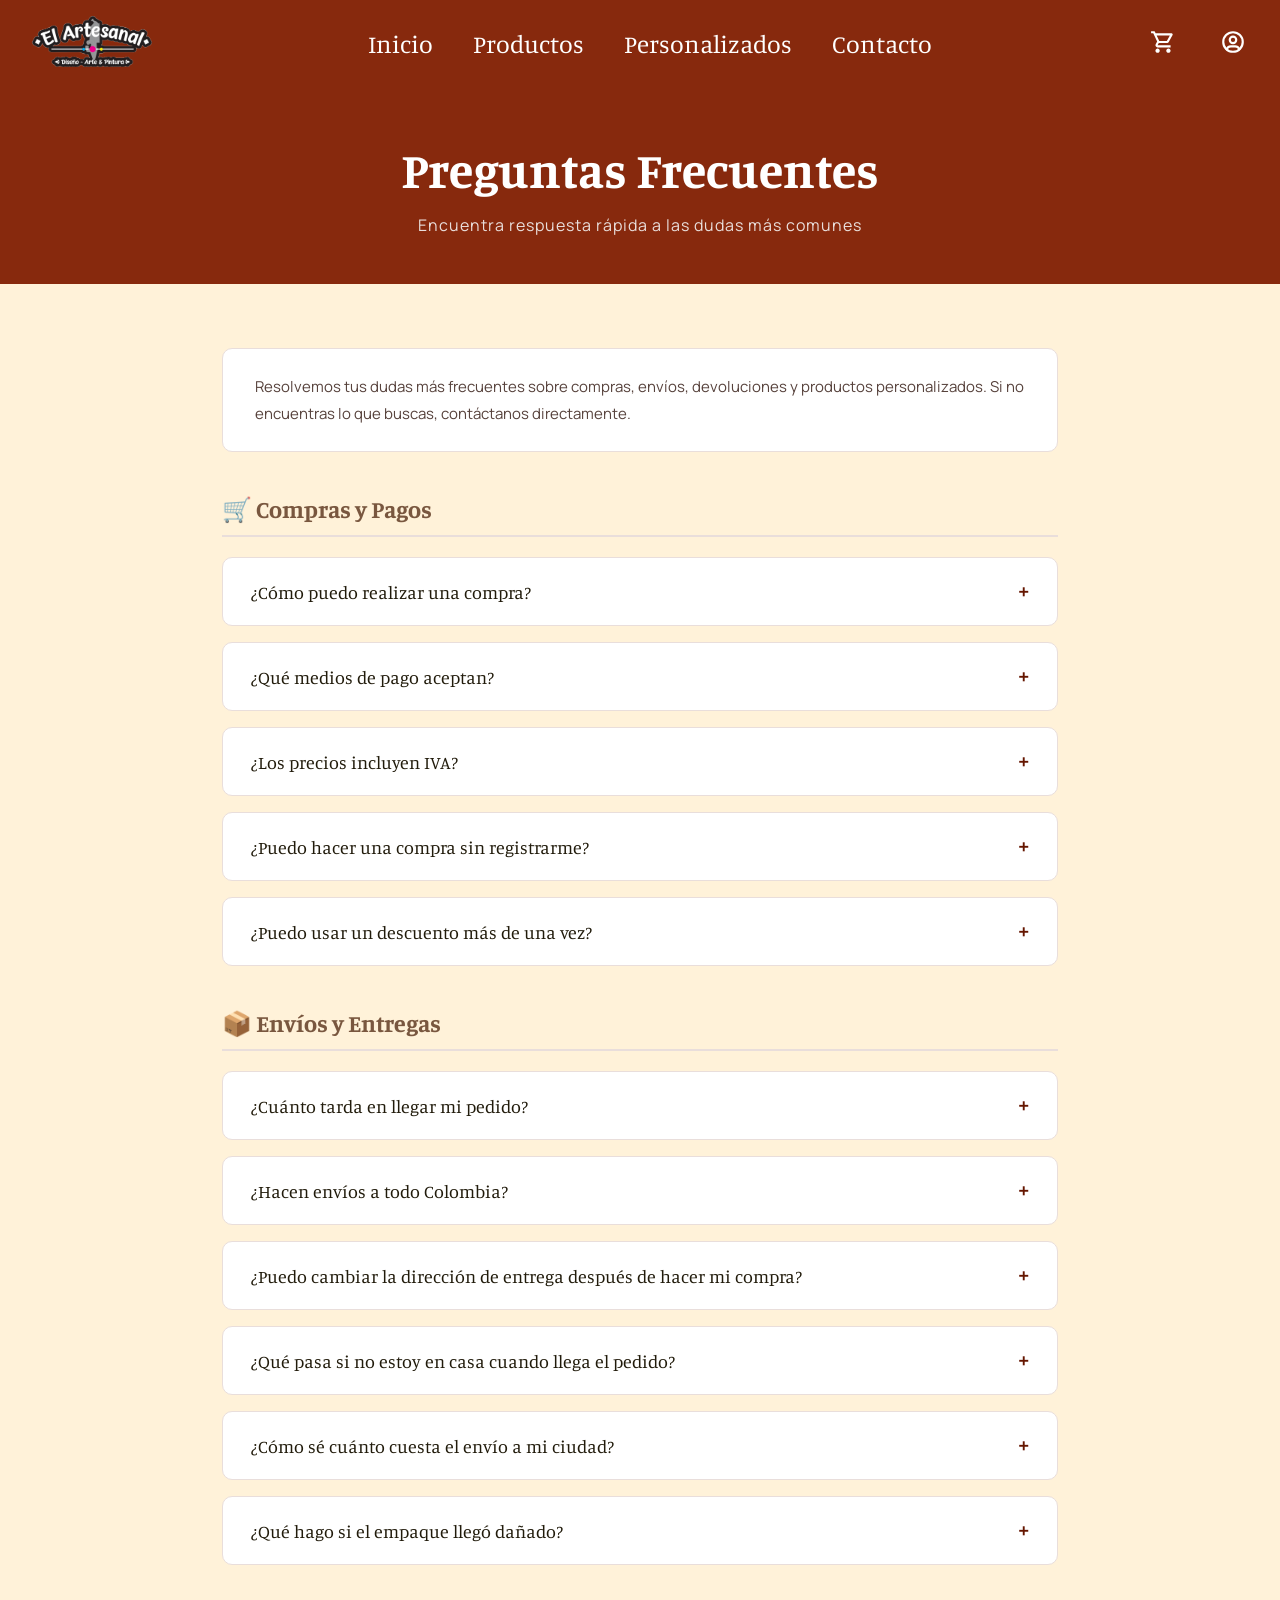
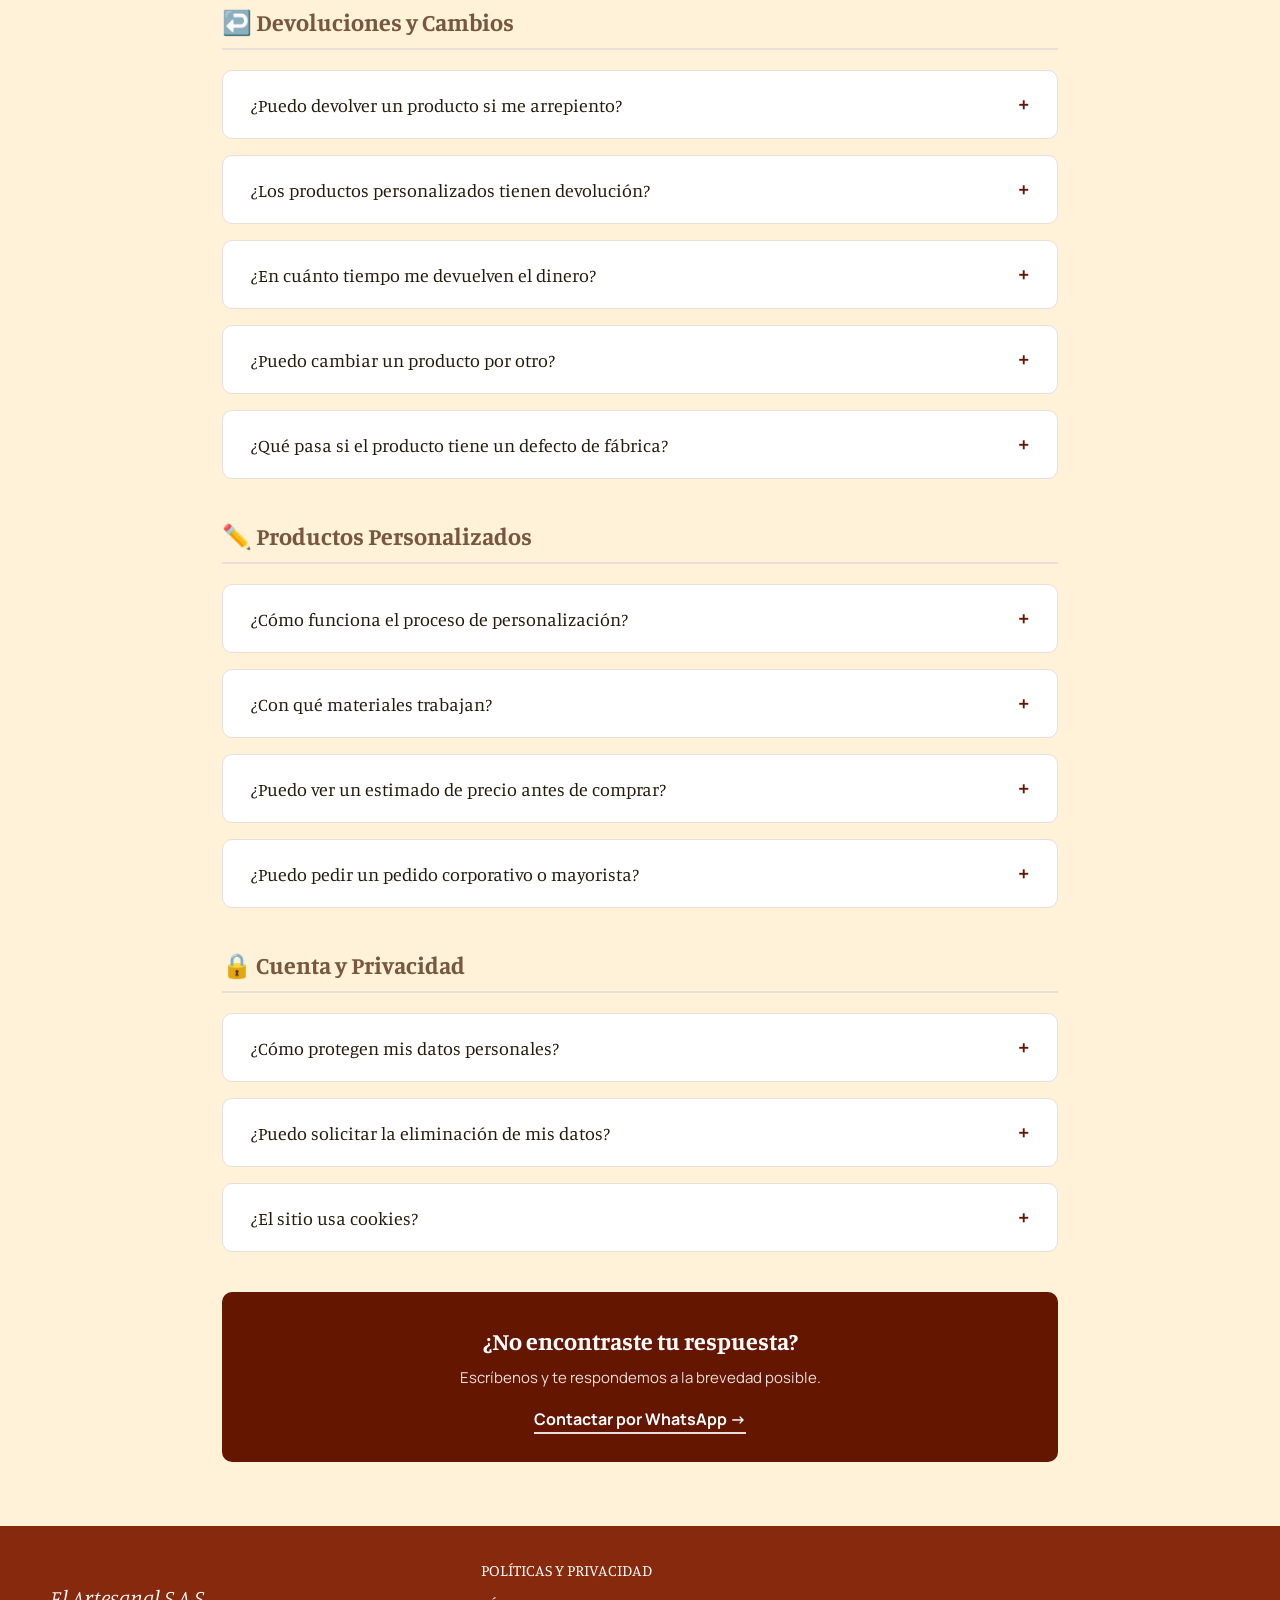
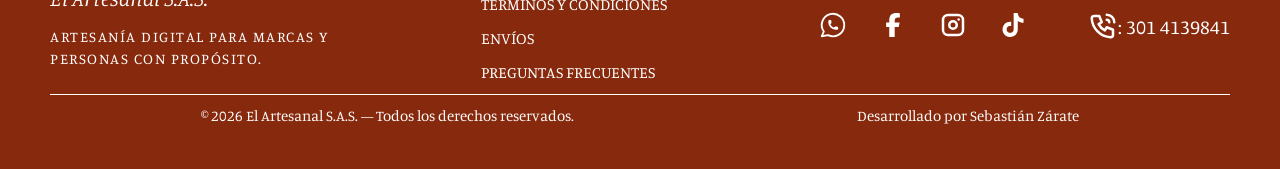
<file: html/faq.html>
<!DOCTYPE html>
<html lang="es">

<head>
    <meta charset="UTF-8">
    <meta name="viewport" content="width=device-width, initial-scale=1.0">
    <link rel="stylesheet" href="./../css/styles.css">
    <link rel="stylesheet" href="./../css/legal.css">
    <link rel="preconnect" href="https://fonts.googleapis.com">
    <link rel="preconnect" href="https://fonts.gstatic.com" crossorigin>
    <link
        href="https://fonts.googleapis.com/css2?family=Exo+2:ital,wght@0,100..900;1,100..900&family=Manrope:wght@200..800&family=Manuale:ital,wght@0,300..800;1,300..800&family=Story+Script&display=swap"
        rel="stylesheet">
    <title>Preguntas Frecuentes — El Artesanal</title>
</head>

<body>
    <header>
        <div class="header">
            <div class="logo">
                <a href="./index.html"><img class="logo_img" src="./../img/logo_el_arte_sas.png"
                        alt="Logo el artesanal"></a>
            </div>

            <button class="menu_btn" id="menuBtn">☰</button>

            <nav>
                <ul class="list_menu" id="list_menu">
                    <li class="list_item"><a href="./index.html" class="link_item">Inicio</a></li>
                    <li class="list_item"><a href="./products.html" class="link_item">Productos</a></li>
                    <li class="list_item"><a href="./customized.html" class="link_item">Personalizados</a></li>
                    <li class="list_item"><a href="./contact.html" class="link_item">Contacto</a></li>

                    <div class="menu_icons">
                        <a href="./cart.html" class="menu_icon_link">
                            <img src="./../img/shopping-cart.svg" alt="Carrito"> Carrito
                        </a>
                        <a href="./log_in.html" class="menu_icon_link">
                            <img src="./../img/user-circle.svg" alt="Mi cuenta"> Mi cuenta
                        </a>
                    </div>
                </ul>
            </nav>

            <div class="icons">
                <div class="icon_car"><a href="./cart.html"><img class="img_car" src="./../img/shopping-cart.svg"
                            alt="Carrito de compras"></a></div>
                <div class="icon_user"><a href="./log_in.html"><img class="img_user" src="./../img/user-circle.svg"
                            alt=""></a></div>
            </div>
        </div>
    </header>

    <main>
        <div class="page-hero">
            <h1 class="page-hero__title">Preguntas Frecuentes</h1>
            <p class="page-hero__subtitle">Encuentra respuesta rápida a las dudas más comunes</p>
        </div>

        <div class="page-wrapper">

            <p class="doc-intro">
                Resolvemos tus dudas más frecuentes sobre compras, envíos, devoluciones y productos personalizados. Si
                no encuentras lo que buscas, contáctanos directamente.
            </p>

            <!-- Categoría: Compras y pagos -->
            <h2 class="faq-category-title">🛒 Compras y Pagos</h2>

            <details class="faq-item">
                <summary class="faq-question">
                    <span class="faq-question__text">¿Cómo puedo realizar una compra?</span>
                    <span class="faq-question__icon">+</span>
                </summary>
                <p class="faq-answer">
                    Para comprar debes crear una cuenta con tu correo electrónico y una contraseña. Una vez registrado,
                    puedes explorar el catálogo, agregar productos al carrito y completar el proceso de pago. Recibirás
                    una confirmación al correo registrado.
                </p>
            </details>

            <details class="faq-item">
                <summary class="faq-question">
                    <span class="faq-question__text">¿Qué medios de pago aceptan?</span>
                    <span class="faq-question__icon">+</span>
                </summary>
                <p class="faq-answer">
                    Aceptamos tarjetas débito y crédito (Visa, Mastercard, American Express, Diners Club, Codensa), PSE
                    (cuentas de ahorro y corriente), Nequi y Rappi Pay. Todos los pagos son procesados a través de
                    Wompi, nuestro aliado para pagos en línea.
                </p>
            </details>

            <details class="faq-item">
                <summary class="faq-question">
                    <span class="faq-question__text">¿Los precios incluyen IVA?</span>
                    <span class="faq-question__icon">+</span>
                </summary>
                <p class="faq-answer">
                    Sí, todos los precios publicados en el sitio están expresados en pesos colombianos e incluyen IVA.
                    El costo de envío se muestra por separado antes de confirmar la compra.
                </p>
            </details>

            <details class="faq-item">
                <summary class="faq-question">
                    <span class="faq-question__text">¿Puedo hacer una compra sin registrarme?</span>
                    <span class="faq-question__icon">+</span>
                </summary>
                <p class="faq-answer">
                    No. Es necesario registrarse con un correo electrónico y contraseña para poder realizar compras,
                    acceder a promociones y hacer seguimiento de tus pedidos.
                </p>
            </details>

            <details class="faq-item">
                <summary class="faq-question">
                    <span class="faq-question__text">¿Puedo usar un descuento más de una vez?</span>
                    <span class="faq-question__icon">+</span>
                </summary>
                <p class="faq-answer">
                    No. Los descuentos aplican por una única vez por cliente.
                </p>
            </details>

            <!-- Categoría: Envíos -->
            <h2 class="faq-category-title">📦 Envíos y Entregas</h2>

            <details class="faq-item">
                <summary class="faq-question">
                    <span class="faq-question__text">¿Cuánto tarda en llegar mi pedido?</span>
                    <span class="faq-question__icon">+</span>
                </summary>
                <p class="faq-answer">
                    El tiempo de entrega es de 2 a 7 días hábiles en condiciones normales. Durante eventos promocionales
                    (Black Sale, días sin IVA, temporada decembrina), puede extenderse entre 2 y 15 días hábiles. Los
                    plazos inician desde la confirmación del pago.
                </p>
            </details>

            <details class="faq-item">
                <summary class="faq-question">
                    <span class="faq-question__text">¿Hacen envíos a todo Colombia?</span>
                    <span class="faq-question__icon">+</span>
                </summary>
                <p class="faq-answer">
                    Sí, realizamos envíos a todo el territorio colombiano a través de empresas de mensajería aliadas. No
                    realizamos envíos internacionales.
                </p>
            </details>

            <details class="faq-item">
                <summary class="faq-question">
                    <span class="faq-question__text">¿Puedo cambiar la dirección de entrega después de hacer mi
                        compra?</span>
                    <span class="faq-question__icon">+</span>
                </summary>
                <p class="faq-answer">
                    Sí, siempre que el pedido aún esté en tránsito. Comunícate con nuestro equipo de atención al
                    cliente. Los cambios en la misma ciudad generan 1 a 2 días hábiles adicionales; los cambios a otra
                    ciudad pueden tardar de 2 a 5 días más y generar costos adicionales de transporte.
                </p>
            </details>

            <details class="faq-item">
                <summary class="faq-question">
                    <span class="faq-question__text">¿Qué pasa si no estoy en casa cuando llega el pedido?</span>
                    <span class="faq-question__icon">+</span>
                </summary>
                <p class="faq-answer">
                    Cualquier persona mayor de edad en la dirección registrada puede recibir el pedido. La empresa de
                    mensajería puede solicitar cédula. Si no hay nadie disponible, se realizarán 3 intentos de entrega.
                    Tras los 3 intentos fallidos, el pedido regresa y se procede a la devolución del dinero.
                </p>
            </details>

            <details class="faq-item">
                <summary class="faq-question">
                    <span class="faq-question__text">¿Cómo sé cuánto cuesta el envío a mi ciudad?</span>
                    <span class="faq-question__icon">+</span>
                </summary>
                <p class="faq-answer">
                    El costo del envío se calcula automáticamente durante el proceso de compra según tu ciudad de
                    destino. Podrás verlo antes de confirmar el pago.
                </p>
            </details>

            <details class="faq-item">
                <summary class="faq-question">
                    <span class="faq-question__text">¿Qué hago si el empaque llegó dañado?</span>
                    <span class="faq-question__icon">+</span>
                </summary>
                <p class="faq-answer">
                    No recibas el producto si el empaque presenta daños, rupturas o aperturas. Deja constancia escrita
                    en la guía de entrega del mensajero. Si ya lo recibiste sin reportarlo, el evento queda bajo tu
                    responsabilidad. Si hay diferencias en la cantidad, tienes 3 días hábiles para reportarlo con los
                    soportes requeridos.
                </p>
            </details>

            <!-- Categoría: Devoluciones -->
            <h2 class="faq-category-title">↩️ Devoluciones y Cambios</h2>

            <details class="faq-item">
                <summary class="faq-question">
                    <span class="faq-question__text">¿Puedo devolver un producto si me arrepiento?</span>
                    <span class="faq-question__icon">+</span>
                </summary>
                <p class="faq-answer">
                    Sí. Tienes 5 días hábiles desde la entrega para ejercer el derecho de retracto, siempre que el
                    producto esté en perfectas condiciones: sin uso, sin suciedad, sin daños. Contáctanos para coordinar
                    la recogida.
                </p>
            </details>

            <details class="faq-item">
                <summary class="faq-question">
                    <span class="faq-question__text">¿Los productos personalizados tienen devolución?</span>
                    <span class="faq-question__icon">+</span>
                </summary>
                <p class="faq-answer">
                    No. Los productos personalizados en los que se aprobó el diseño y se autorizó el corte no tienen
                    devolución de dinero ni de producto. Por eso es importante revisar muy bien el diseño antes de dar
                    tu aprobación.
                </p>
            </details>

            <details class="faq-item">
                <summary class="faq-question">
                    <span class="faq-question__text">¿En cuánto tiempo me devuelven el dinero?</span>
                    <span class="faq-question__icon">+</span>
                </summary>
                <p class="faq-answer">
                    La devolución se realiza dentro de los 30 días calendario siguientes a la solicitud de retracto. En
                    caso de garantía, el plazo es de 15 días hábiles. Puede efectuarse vía transferencia bancaria,
                    Daviplata/Nequi o Códigos Valor con vigencia de 3 meses.
                </p>
            </details>

            <details class="faq-item">
                <summary class="faq-question">
                    <span class="faq-question__text">¿Puedo cambiar un producto por otro?</span>
                    <span class="faq-question__icon">+</span>
                </summary>
                <p class="faq-answer">
                    Sí. Tienes 5 días desde la recepción para solicitar un cambio. El producto debe estar sin uso ni
                    deterioro. El cambio debe ser por un valor igual o mayor al original. Los productos en promoción o
                    descuento no tienen cambio, salvo que presenten problemas de calidad.
                </p>
            </details>

            <details class="faq-item">
                <summary class="faq-question">
                    <span class="faq-question__text">¿Qué pasa si el producto tiene un defecto de fábrica?</span>
                    <span class="faq-question__icon">+</span>
                </summary>
                <p class="faq-answer">
                    Los productos tienen 90 días de garantía desde la recepción. Si el defecto es verificado, El
                    Artesanal tiene 30 días hábiles para reparar, 10 días para reponer o 15 días para devolver el
                    dinero. Contáctanos y envíanos fotos del defecto para iniciar el proceso.
                </p>
            </details>

            <!-- Categoría: Productos personalizados -->
            <h2 class="faq-category-title">✏️ Productos Personalizados</h2>

            <details class="faq-item">
                <summary class="faq-question">
                    <span class="faq-question__text">¿Cómo funciona el proceso de personalización?</span>
                    <span class="faq-question__icon">+</span>
                </summary>
                <p class="faq-answer">
                    Seleccionas el material base (madera MDF, acrílico, laminado), indicas las medidas y el diseño que
                    deseas. El equipo de El Artesanal te envía una prueba del diseño para tu aprobación. Una vez das el
                    visto bueno y autorizas el corte, el pedido entra en producción.
                </p>
            </details>

            <details class="faq-item">
                <summary class="faq-question">
                    <span class="faq-question__text">¿Con qué materiales trabajan?</span>
                    <span class="faq-question__icon">+</span>
                </summary>
                <p class="faq-answer">
                    Trabajamos con madera MDF, acrílico y laminado de color. Cada material tiene características
                    distintas en textura, acabado y precio. Puedes consultar más detalles en la sección de
                    Personalizados del sitio.
                </p>
            </details>

            <details class="faq-item">
                <summary class="faq-question">
                    <span class="faq-question__text">¿Puedo ver un estimado de precio antes de comprar?</span>
                    <span class="faq-question__icon">+</span>
                </summary>
                <p class="faq-answer">
                    Sí. En la sección "Configura tu Material" del sitio puedes seleccionar el material y obtener un
                    costo estimado de grabado para una superficie de 10x10 cm. El precio final depende del tamaño,
                    complejidad del diseño y material elegido.
                </p>
            </details>

            <details class="faq-item">
                <summary class="faq-question">
                    <span class="faq-question__text">¿Puedo pedir un pedido corporativo o mayorista?</span>
                    <span class="faq-question__icon">+</span>
                </summary>
                <p class="faq-answer">
                    Sí. Si necesitas un pedido especial para empresa o en grandes cantidades, contáctanos directamente
                    por WhatsApp o correo para coordinar presupuesto, tiempos y condiciones especiales.
                </p>
            </details>

            <!-- Categoría: Cuenta y privacidad -->
            <h2 class="faq-category-title">🔒 Cuenta y Privacidad</h2>

            <details class="faq-item">
                <summary class="faq-question">
                    <span class="faq-question__text">¿Cómo protegen mis datos personales?</span>
                    <span class="faq-question__icon">+</span>
                </summary>
                <p class="faq-answer">
                    Cumplimos con la Ley 1581 de 2012. Tus datos son tratados con medidas de seguridad técnicas, humanas
                    y administrativas. Solo los compartimos con empresas de transporte, pasarelas de pago y aliados
                    estratégicos bajo acuerdos de confidencialidad. Consulta nuestra <a href="./privacy.html"
                        style="color: var(--primary);">Política de Privacidad</a> para más detalles.
                </p>
            </details>

            <details class="faq-item">
                <summary class="faq-question">
                    <span class="faq-question__text">¿Puedo solicitar la eliminación de mis datos?</span>
                    <span class="faq-question__icon">+</span>
                </summary>
                <p class="faq-answer">
                    Sí. Tienes derecho a solicitar la supresión de tus datos personales enviando una solicitud al correo
                    elartesanalbogota@gmail.com con el asunto "Ejercicio del derecho de reclamo". Ten en cuenta que, si
                    tienes obligaciones legales o contractuales vigentes, la eliminación puede no proceder de inmediato.
                </p>
            </details>

            <details class="faq-item">
                <summary class="faq-question">
                    <span class="faq-question__text">¿El sitio usa cookies?</span>
                    <span class="faq-question__icon">+</span>
                </summary>
                <p class="faq-answer">
                    Sí. Usamos cookies para mejorar tu experiencia de navegación (idioma, preferencias, comportamiento
                    en el sitio). Puedes desactivarlas desde tu navegador, aunque algunas funciones del sitio pueden
                    verse afectadas.
                </p>
            </details>

            <div class="contact-banner">
                <h3 class="contact-banner__title">¿No encontraste tu respuesta?</h3>
                <p class="contact-banner__text">Escríbenos y te respondemos a la brevedad posible.</p>
                <a href="https://api.whatsapp.com/send/?phone=%2B573014139841" target="_blank"
                    class="contact-banner__link">Contactar por WhatsApp →</a>
            </div>

        </div>
    </main>

    <footer>
        <div class="footer">
            <div class="footer_top">
                <div class="brand">
                    <h2 class="title_footer">El Artesanal S.A.S.</h2>
                    <p class="p_footer">Artesanía digital para marcas y <br>personas con propósito.</p>
                </div>
                <div class="regulation">
                    <ul class="list_regulation">
                        <li class="list_item_footer"><a class="link_item_footer" href="./privacy.html">Políticas y
                                privacidad</a></li>
                        <li class="list_item_footer"><a class="link_item_footer" href="./terms.html">Términos y
                                condiciones</a></li>
                        <li class="list_item_footer"><a class="link_item_footer" href="./shipping.html">Envíos</a></li>
                        <li class="list_item_footer"><a class="link_item_footer" href="">Preguntas frecuentes</a></li>
                    </ul>
                </div>
                <div class="contact">
                    <ul class="img_footer">
                        <li class="list_item_footer_img">
                            <a target="_blank"
                                href="https://api.whatsapp.com/send/?phone=%2B573014139841&text&type=phone_number&app_absent=0"
                                class="link_item_footer_img">
                                <img src="./../img/brand-whatsapp.svg" alt="WhatsApp" class="contact_img_footer">
                            </a>
                        </li>
                        <li class="list_item_footer_img">
                            <a target="_blank" href="https://www.facebook.com/ElartesanalDisenoyArte/"
                                class="link_item_footer_img">
                                <img src="./../img/brand-facebook.svg" alt="Facebook" class="contact_img_footer">
                            </a>
                        </li>
                        <li class="list_item_footer_img">
                            <a target="_blank" href="https://www.instagram.com/elartesanaldisenoyarte/"
                                class="link_item_footer_img">
                                <img src="./../img/brand-instagram.svg" alt="Instagram" class="contact_img_footer">
                            </a>
                        </li>
                        <li class="list_item_footer_img">
                            <a target="_blank" href="https://www.tiktok.com/@elartesanaldisenoyarte"
                                class="link_item_footer_img">
                                <img src="./../img/brand-tiktok.svg" alt="TikTok" class="contact_img_footer">
                            </a>
                        </li>
                        <li class="list_item_footer_img">
                            <img src="./../img/phone-call.svg" alt="" class="contact_img_footer img_contact">
                        </li>
                        <p class="phone_number_footer">: 301 4139841</p>
                    </ul>
                </div>
            </div>
            <div class="footer_bottom">
                <p>© 2026 El Artesanal S.A.S. — Todos los derechos reservados.</p>
                <p>Desarrollado por Sebastián Zárate</p>
            </div>
        </div>
    </footer>

    <script src="./../js/script.js"></script>
</body>

</html>
</file>
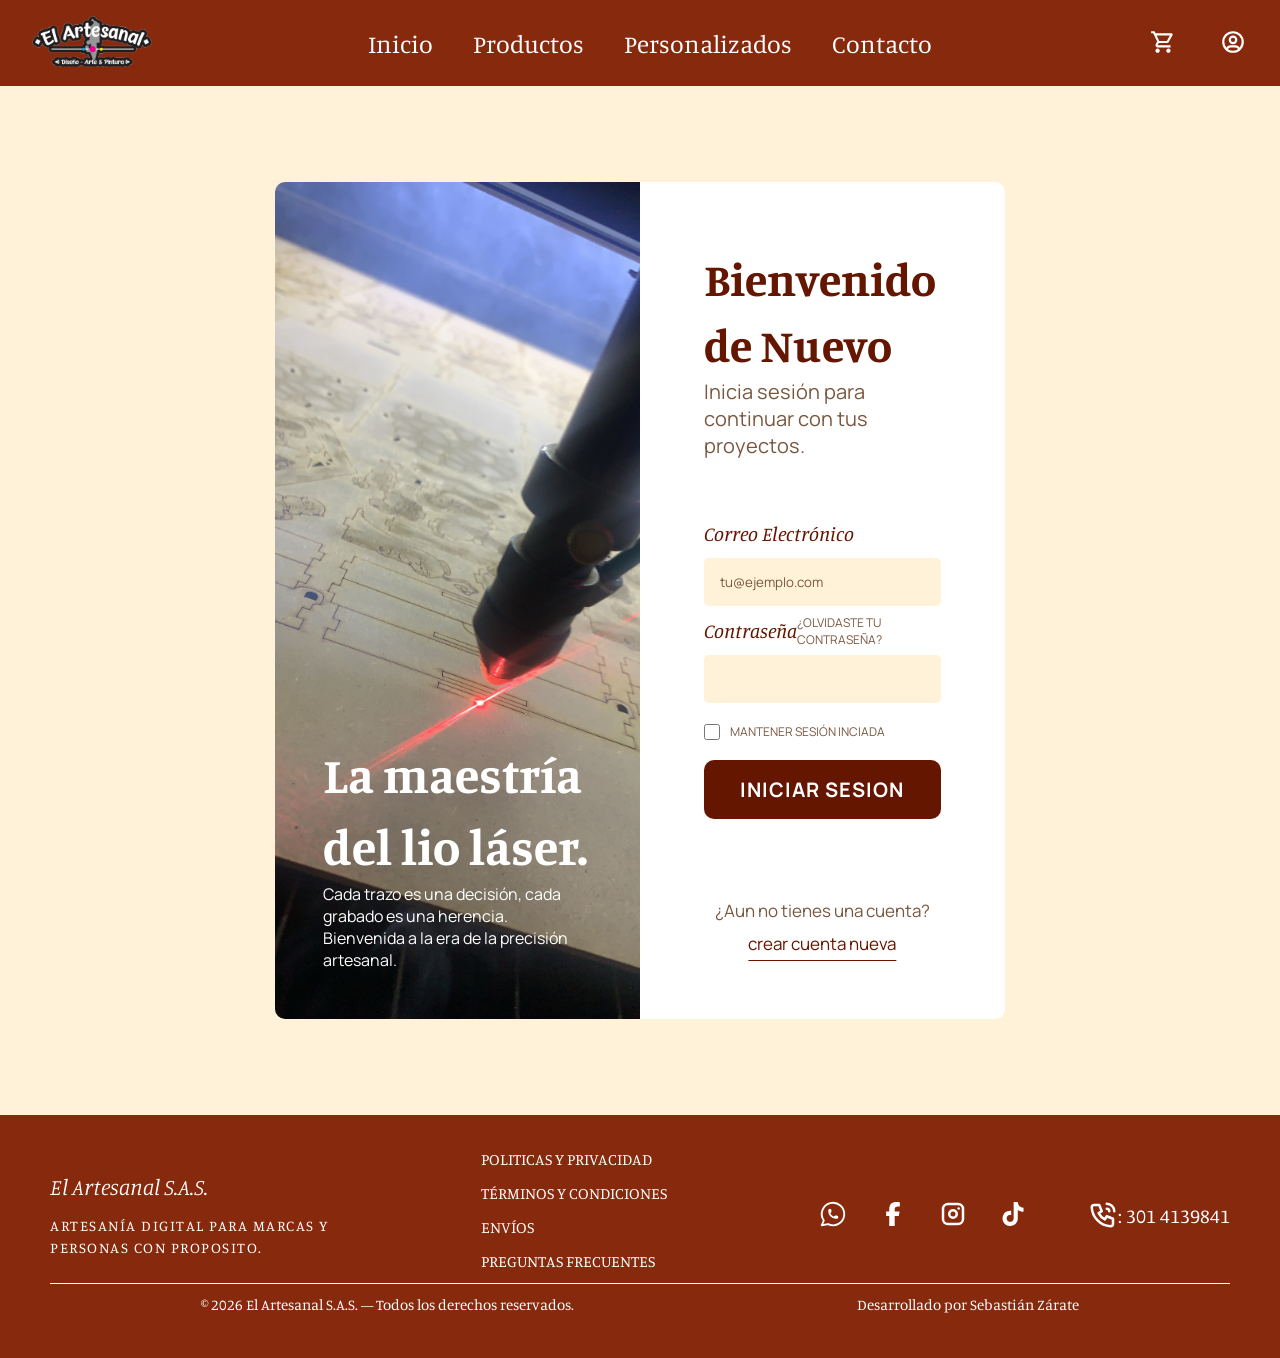
<file: html/log_in.html>
<!DOCTYPE html>
<html lang="en">

<head>
    <meta charset="UTF-8">
    <meta name="viewport" content="width=device-width, initial-scale=1.0">
    <link rel="stylesheet" href="./../css/styles.css">
    <link rel="stylesheet" href="./../css/log_in.css">
    <link rel="preconnect" href="https://fonts.googleapis.com">
    <link rel="preconnect" href="https://fonts.gstatic.com" crossorigin>
    <link
        href="https://fonts.googleapis.com/css2?family=Exo+2:ital,wght@0,100..900;1,100..900&family=Manrope:wght@200..800&family=Manuale:ital,wght@0,300..800;1,300..800&family=Story+Script&display=swap"
        rel="stylesheet">
    <title>Document</title>
</head>

<body>
    <header>
        <div class="header">
            <div class="logo">
                <a href="./index.html"><img class="logo_img" src="./../img/logo_el_arte_sas.png"
                        alt="Logo el artesanal"></a>
            </div>

            <button class="menu_btn" id="menuBtn">☰</button>

            <nav>
                <ul class="list_menu" id="list_menu">
                    <li class="list_item"><a href="./index.html" class="link_item">Inicio</a></li>
                    <li class="list_item"><a href="./products.html" class="link_item">Productos</a></li>
                    <li class="list_item"><a href="./customized.html" class="link_item">Personalizados</a></li>
                    <li class="list_item"><a href="./contact.html" class="link_item">Contacto</a></li>

                    <div class="menu_icons">
                        <a href="./cart.html" class="menu_icon_link">
                            <img src="./../img/shopping-cart.svg" alt="Carrito"> Carrito
                        </a>
                        <a href="./log_in.html" class="menu_icon_link">
                            <img src="./../img/user-circle.svg" alt="Mi cuenta"> Mi cuenta
                        </a>
                    </div>
                </ul>
            </nav>

            <div class="icons">
                <div class="icon_car"><a href="./cart.html"><img class="img_car" src="./../img/shopping-cart.svg"
                            alt="Carrito de compras"></a></div>
                <div class="icon_user"><a href="./log_in.html"><img class="img_user" src="./../img/user-circle.svg"
                            alt=""></a></div>
            </div>
        </div>
    </header>

    <main>
        <div class="container">
            <div class="container_image">
                <img class="img_log_in" src="./../img/log_in-Register.jpg" alt="">
                <div class="info_img">
                    <h2 class="title_img">La maestría del lio láser.</h2>
                    <p class="slogan_img">Cada trazo es una decisión, cada grabado es una herencia. Bienvenida a la era
                        de la precisión artesanal.</p>
                </div>
            </div>
            <div class="container_info">
                <h2 class="welcome">Bienvenido de Nuevo</h2>
                <p class="welcome_indications">Inicia sesión para continuar con tus proyectos.</p>
                <form class="form" action="">
                    <label for="email">Correo Electrónico</label>
                    <input class="intp" type="email" id="email" placeholder="tu@ejemplo.com">
                    <div class="cont_password">
                        <label for="password">Contraseña</label>
                        <a class="lost_pas" href="">¿olvidaste tu contraseña?</a>
                    </div>
                    <input class="intp" type="text" id="password">
                    <div class="stay_logged_container">
                        <input class="stay_logged_check" type="checkbox" name="" id="stay_logged_in">
                        <label class="stay_logged" for="stay_logged_in">mantener sesión inciada</label>
                    </div>
                    <button class="button_pry button_start"><a href="./index.html">iniciar sesion</a></button>
                </form>
                <div class="register_container">
                    <p class="question">¿Aun no tienes una cuenta?</p>
                    <a class="create_acount" href="./register.html">crear cuenta nueva</a>
                </div>
            </div>

        </div>
    </main>

    <footer>
        <div class="footer">
            <div class="footer_top">
                <div class="brand">
                    <h2 class="title_footer">El Artesanal S.A.S.</h2>
                    <p class="p_footer">Artesanía digital para marcas y <br>personas con proposito.</p>
                </div>
                <div class="regulation">
                    <ul class="list_regulation">
                        <li class="list_item_footer"><a class="link_item_footer" href="./privacy.html">Politicas y
                                privacidad</a></li>
                        <li class="list_item_footer"><a class="link_item_footer" href="./terms.html">Términos y
                                condiciones</a></li>
                        <li class="list_item_footer"><a class="link_item_footer" href="./shipping.html">Envíos</a></li>
                        <li class="list_item_footer"><a class="link_item_footer" href="./faq.html">Preguntas
                                frecuentes</a></li>
                    </ul>
                </div>
                <div class="contact">
                    <ul class="img_footer">
                        <li class="list_item_footer_img">
                            <a target="_blank"
                                href="https://api.whatsapp.com/send/?phone=%2B573014139841&text&type=phone_number&app_absent=0"
                                class="link_item_footer_img">
                                <img src="./../img/brand-whatsapp.svg" alt="WhatsApp" class="contact_img_footer">
                            </a>
                        </li>

                        <li class="list_item_footer_img">
                            <a target="_blank" href="https://www.facebook.com/ElartesanalDisenoyArte/"
                                class="link_item_footer_img">
                                <img src="./../img/brand-facebook.svg" alt="Facebook" class="contact_img_footer">
                            </a>
                        </li>

                        <li class="list_item_footer_img">
                            <a target="_blank" href="https://www.instagram.com/elartesanaldisenoyarte/"
                                class="link_item_footer_img">
                                <img src="./../img/brand-instagram.svg" alt="" class="contact_img_footer">
                            </a>
                        </li>

                        <li class="list_item_footer_img">
                            <a target="_blank" href="https://www.tiktok.com/@elartesanaldisenoyarte"
                                class="link_item_footer_img">
                                <img src="./../img/brand-tiktok.svg" alt="" class="contact_img_footer">
                            </a>
                        </li>

                        <li class="list_item_footer_img">
                            <img src="./../img/phone-call.svg" alt="" class="contact_img_footer img_contact">
                        </li>
                        <p class="phone_number_footer">: 301 4139841</p>
                    </ul>
                </div>
            </div>
            <div class="footer_bottom">
                <p>© 2026 El Artesanal S.A.S. — Todos los derechos reservados.</p>
                <p>Desarrollado por Sebastián Zárate</p>
            </div>
        </div>
    </footer>

    <script src="./../js/script.js"></script>
</body>

</html>
</file>
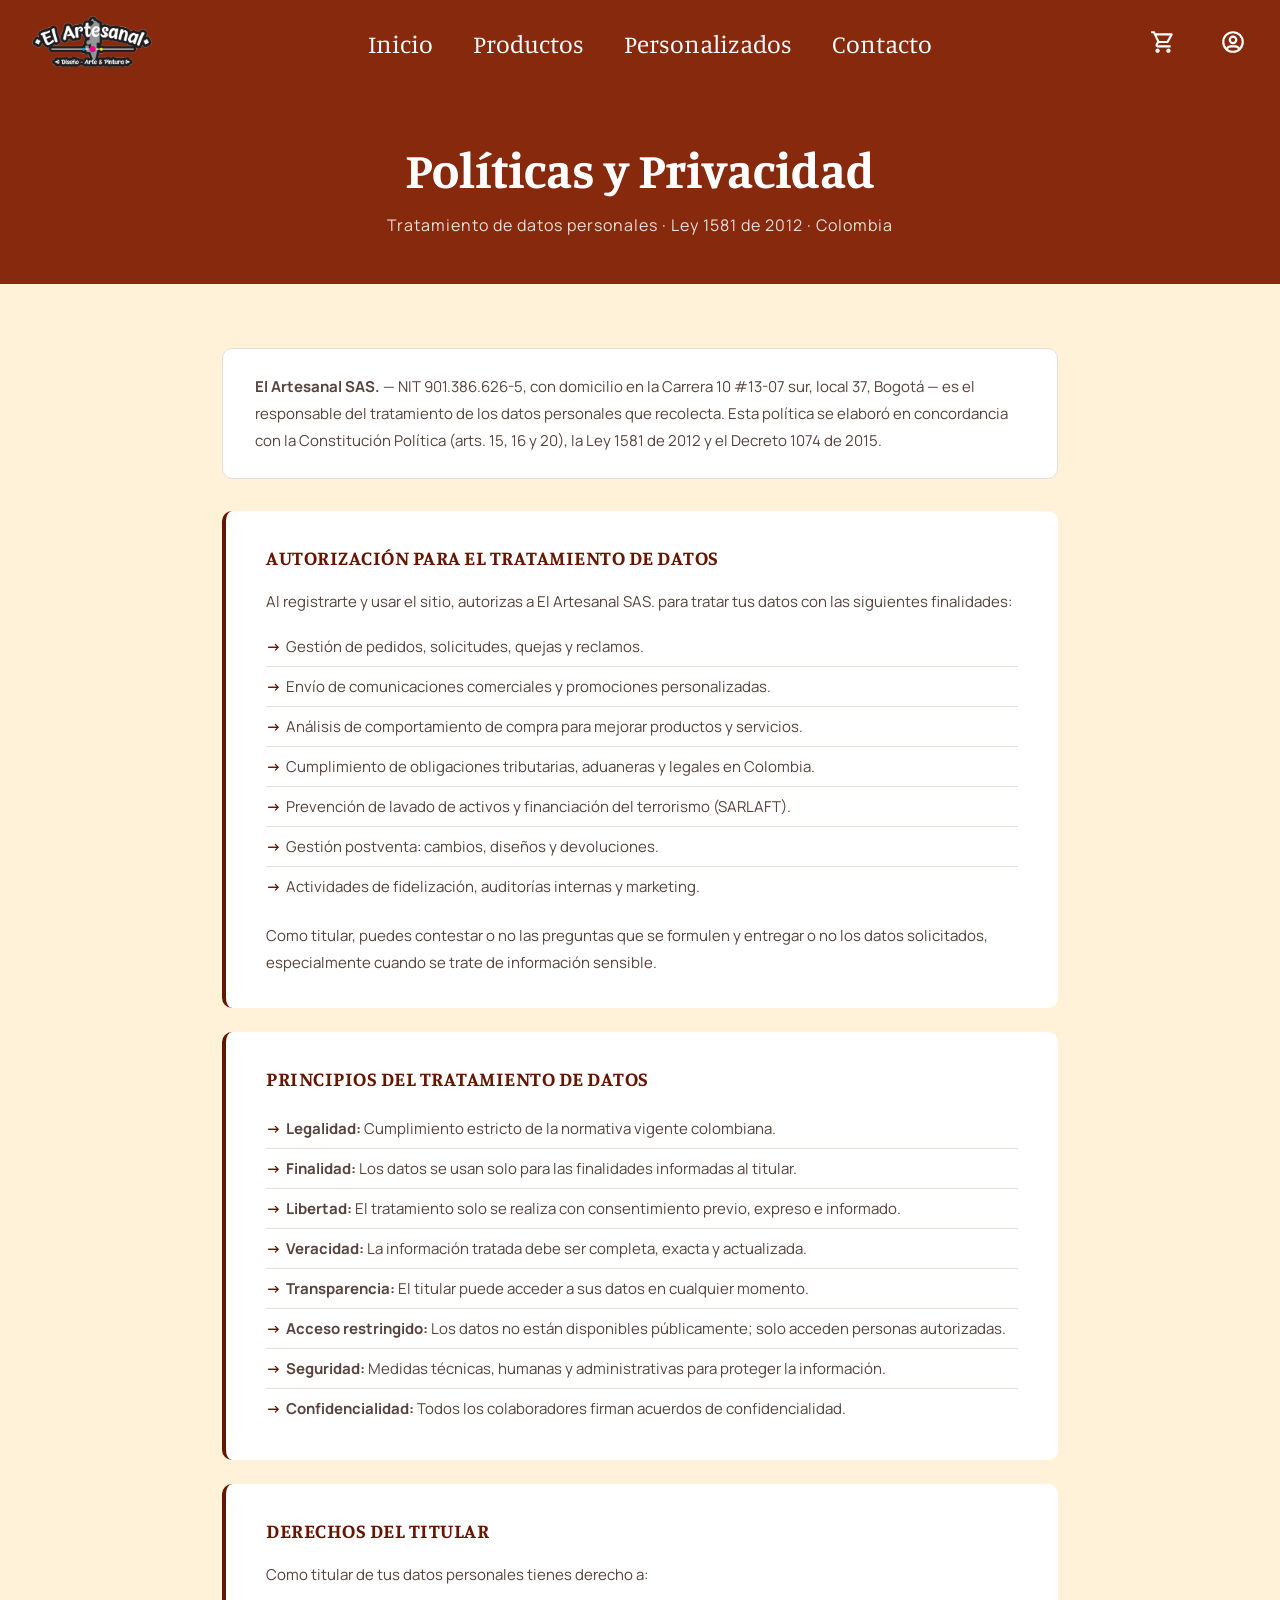
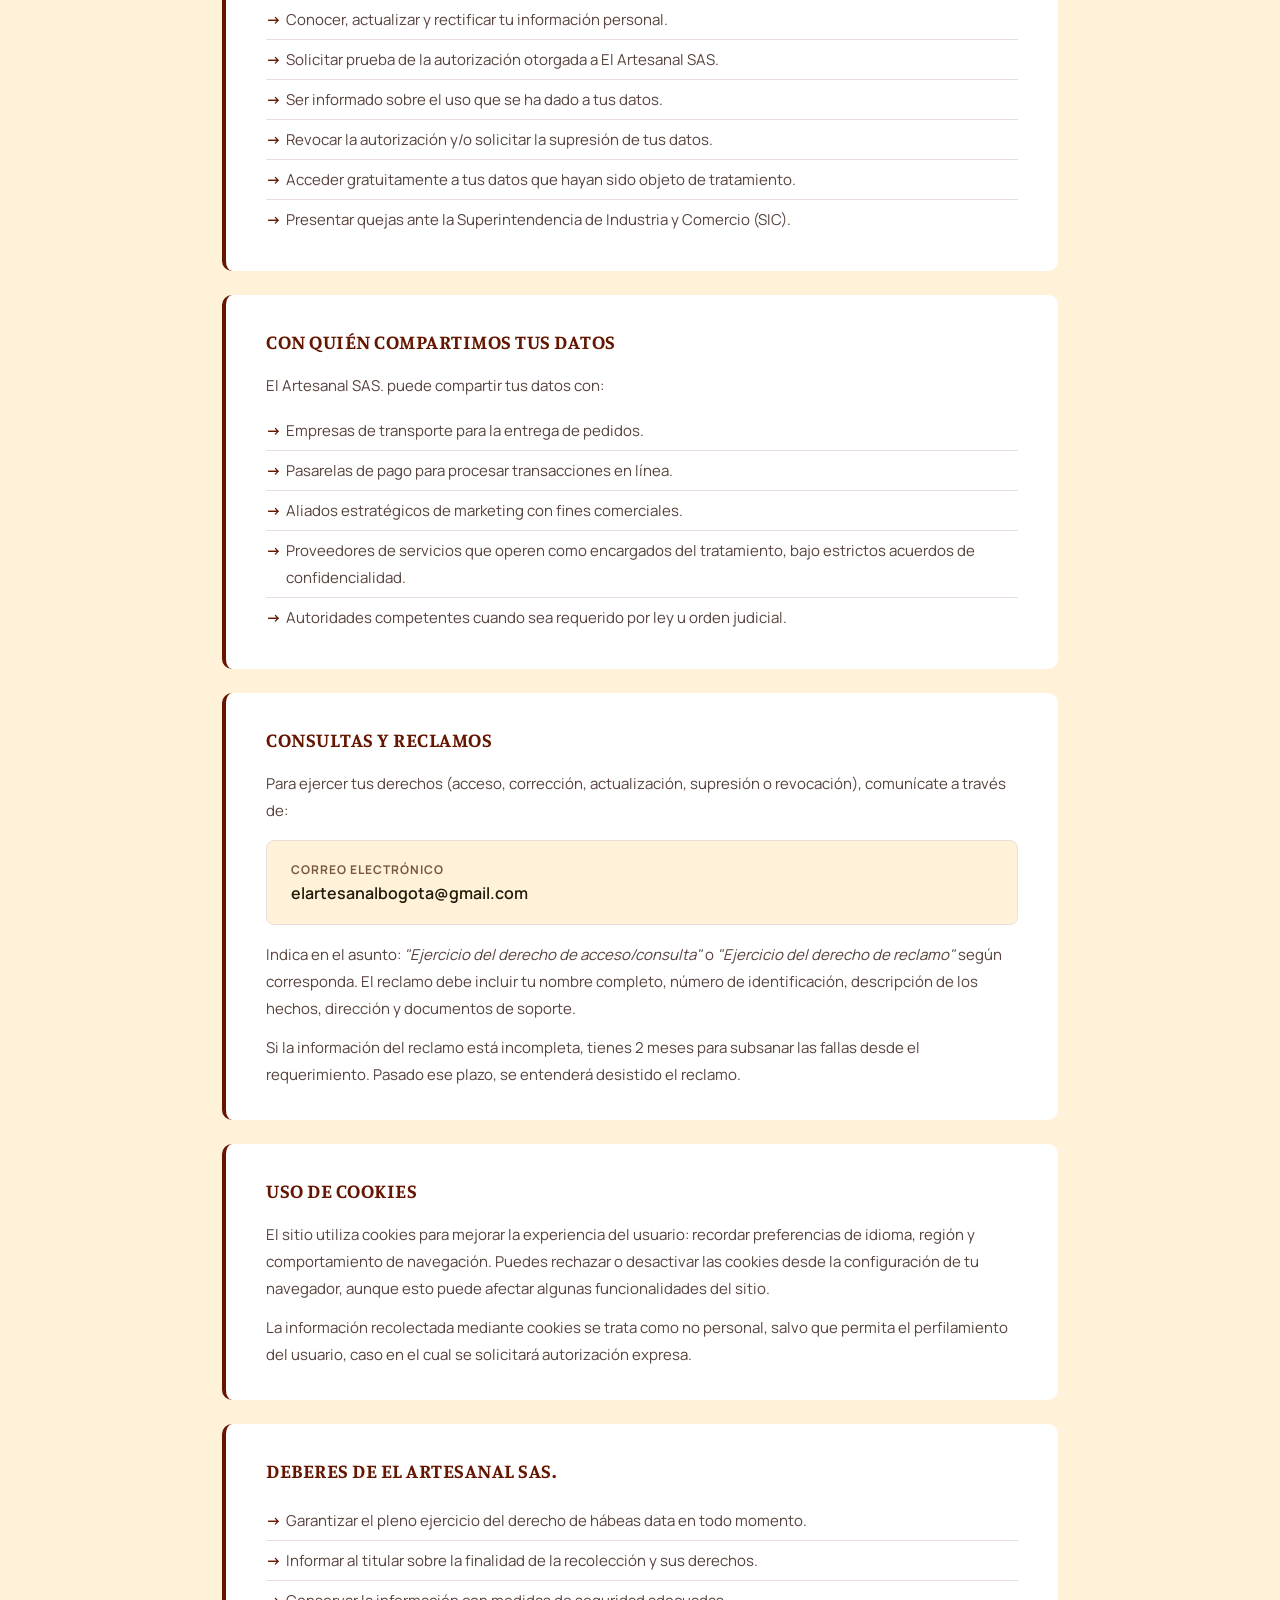
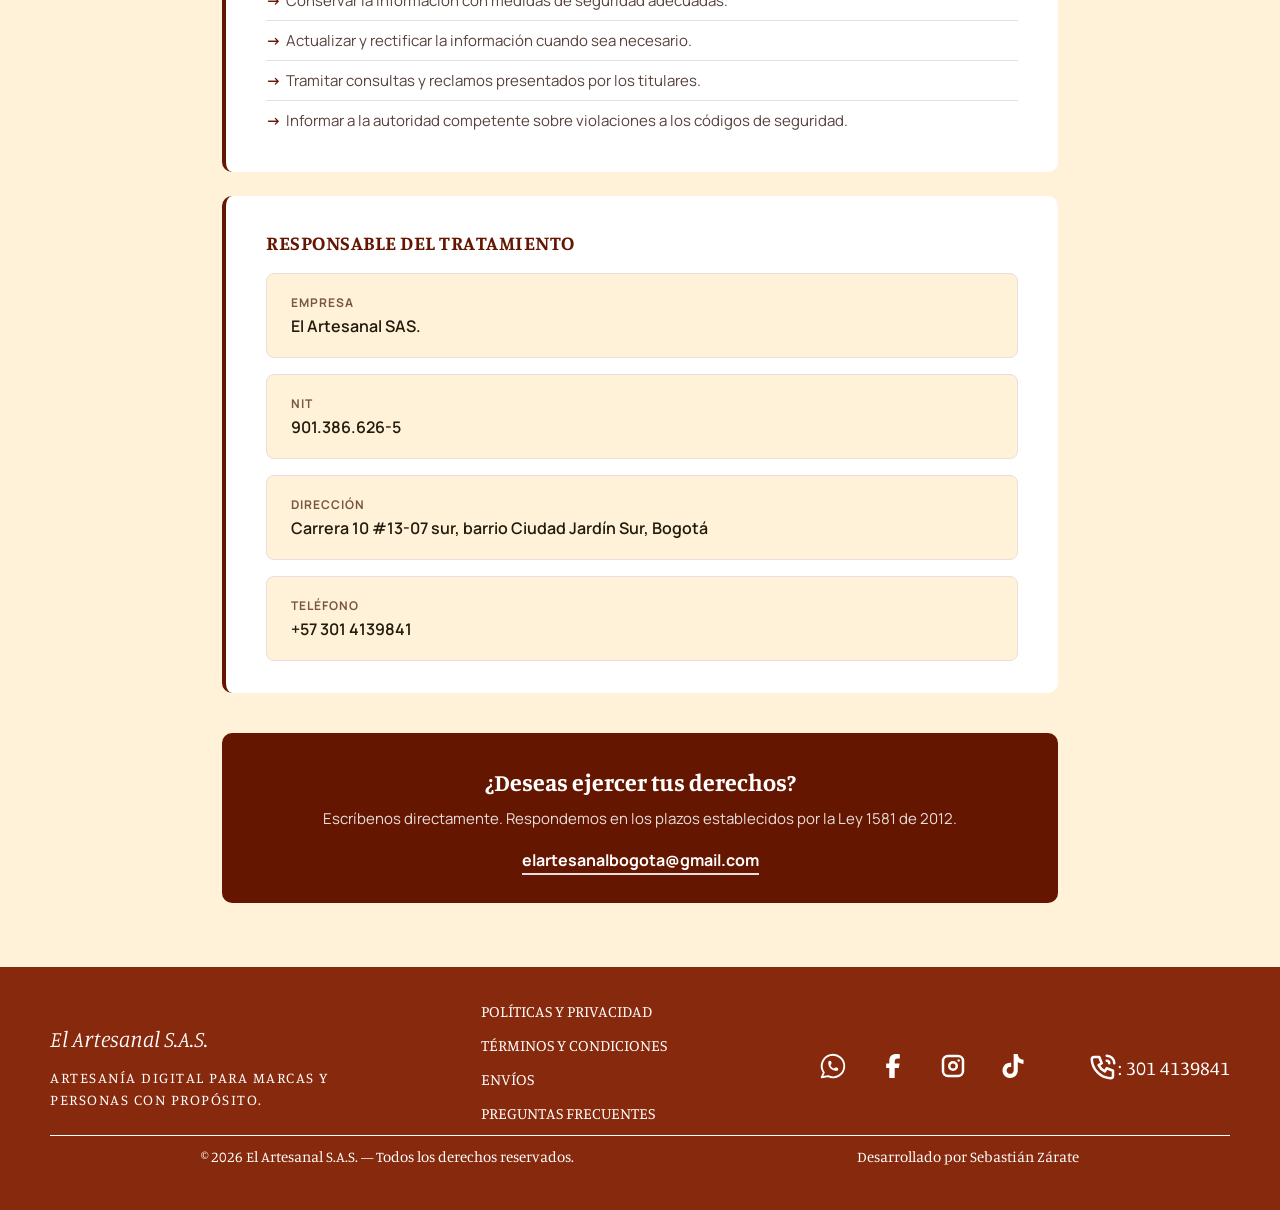
<file: html/privacy.html>
<!DOCTYPE html>
<html lang="es">

<head>
    <meta charset="UTF-8">
    <meta name="viewport" content="width=device-width, initial-scale=1.0">
    <link rel="stylesheet" href="./../css/styles.css">
    <link rel="stylesheet" href="./../css/legal.css">
    <link rel="preconnect" href="https://fonts.googleapis.com">
    <link rel="preconnect" href="https://fonts.gstatic.com" crossorigin>
    <link
        href="https://fonts.googleapis.com/css2?family=Exo+2:ital,wght@0,100..900;1,100..900&family=Manrope:wght@200..800&family=Manuale:ital,wght@0,300..800;1,300..800&family=Story+Script&display=swap"
        rel="stylesheet">
    <title>Políticas y Privacidad — El Artesanal</title>
</head>

<body>
    <header>
        <div class="header">
            <div class="logo">
                <a href="./index.html"><img class="logo_img" src="./../img/logo_el_arte_sas.png"
                        alt="Logo el artesanal"></a>
            </div>

            <button class="menu_btn" id="menuBtn">☰</button>

            <nav>
                <ul class="list_menu" id="list_menu">
                    <li class="list_item"><a href="./index.html" class="link_item">Inicio</a></li>
                    <li class="list_item"><a href="./products.html" class="link_item">Productos</a></li>
                    <li class="list_item"><a href="./customized.html" class="link_item">Personalizados</a></li>
                    <li class="list_item"><a href="./contact.html" class="link_item">Contacto</a></li>

                    <div class="menu_icons">
                        <a href="./cart.html" class="menu_icon_link">
                            <img src="./../img/shopping-cart.svg" alt="Carrito"> Carrito
                        </a>
                        <a href="./log_in.html" class="menu_icon_link">
                            <img src="./../img/user-circle.svg" alt="Mi cuenta"> Mi cuenta
                        </a>
                    </div>
                </ul>
            </nav>

            <div class="icons">
                <div class="icon_car"><a href="./cart.html"><img class="img_car" src="./../img/shopping-cart.svg"
                            alt="Carrito de compras"></a></div>
                <div class="icon_user"><a href="./log_in.html"><img class="img_user" src="./../img/user-circle.svg"
                            alt=""></a></div>
            </div>
        </div>
    </header>

    <main>
        <div class="page-hero">
            <h1 class="page-hero__title">Políticas y Privacidad</h1>
            <p class="page-hero__subtitle">Tratamiento de datos personales · Ley 1581 de 2012 · Colombia</p>
        </div>

        <div class="page-wrapper">

            <p class="doc-intro">
                <strong>El Artesanal SAS.</strong> — NIT 901.386.626-5, con domicilio en la Carrera 10 #13-07 sur, local
                37, Bogotá — es el responsable del tratamiento de los datos personales que recolecta. Esta política se
                elaboró en concordancia con la Constitución Política (arts. 15, 16 y 20), la Ley 1581 de 2012 y el
                Decreto 1074 de 2015.
            </p>

            <!-- Autorización -->
            <div class="doc-section">
                <h2 class="doc-section__title">Autorización para el Tratamiento de Datos</h2>
                <p class="doc-section__text">
                    Al registrarte y usar el sitio, autorizas a El Artesanal SAS. para tratar tus datos con las
                    siguientes finalidades:
                </p>
                <ul class="doc-list">
                    <li class="doc-list__item">Gestión de pedidos, solicitudes, quejas y reclamos.</li>
                    <li class="doc-list__item">Envío de comunicaciones comerciales y promociones personalizadas.</li>
                    <li class="doc-list__item">Análisis de comportamiento de compra para mejorar productos y servicios.
                    </li>
                    <li class="doc-list__item">Cumplimiento de obligaciones tributarias, aduaneras y legales en
                        Colombia.</li>
                    <li class="doc-list__item">Prevención de lavado de activos y financiación del terrorismo (SARLAFT).
                    </li>
                    <li class="doc-list__item">Gestión postventa: cambios, diseños y devoluciones.</li>
                    <li class="doc-list__item">Actividades de fidelización, auditorías internas y marketing.</li>
                </ul>
                <p class="doc-section__text" style="margin-top:1.6rem;">
                    Como titular, puedes contestar o no las preguntas que se formulen y entregar o no los datos
                    solicitados, especialmente cuando se trate de información sensible.
                </p>
            </div>

            <!-- Principios -->
            <div class="doc-section">
                <h2 class="doc-section__title">Principios del Tratamiento de Datos</h2>
                <ul class="doc-list">
                    <li class="doc-list__item"><strong>Legalidad:</strong> Cumplimiento estricto de la normativa vigente
                        colombiana.</li>
                    <li class="doc-list__item"><strong>Finalidad:</strong> Los datos se usan solo para las finalidades
                        informadas al titular.</li>
                    <li class="doc-list__item"><strong>Libertad:</strong> El tratamiento solo se realiza con
                        consentimiento previo, expreso e informado.</li>
                    <li class="doc-list__item"><strong>Veracidad:</strong> La información tratada debe ser completa,
                        exacta y actualizada.</li>
                    <li class="doc-list__item"><strong>Transparencia:</strong> El titular puede acceder a sus datos en
                        cualquier momento.</li>
                    <li class="doc-list__item"><strong>Acceso restringido:</strong> Los datos no están disponibles
                        públicamente; solo acceden personas autorizadas.</li>
                    <li class="doc-list__item"><strong>Seguridad:</strong> Medidas técnicas, humanas y administrativas
                        para proteger la información.</li>
                    <li class="doc-list__item"><strong>Confidencialidad:</strong> Todos los colaboradores firman
                        acuerdos de confidencialidad.</li>
                </ul>
            </div>

            <!-- Derechos del titular -->
            <div class="doc-section">
                <h2 class="doc-section__title">Derechos del Titular</h2>
                <p class="doc-section__text">Como titular de tus datos personales tienes derecho a:</p>
                <ul class="doc-list">
                    <li class="doc-list__item">Conocer, actualizar y rectificar tu información personal.</li>
                    <li class="doc-list__item">Solicitar prueba de la autorización otorgada a El Artesanal SAS.</li>
                    <li class="doc-list__item">Ser informado sobre el uso que se ha dado a tus datos.</li>
                    <li class="doc-list__item">Revocar la autorización y/o solicitar la supresión de tus datos.</li>
                    <li class="doc-list__item">Acceder gratuitamente a tus datos que hayan sido objeto de tratamiento.
                    </li>
                    <li class="doc-list__item">Presentar quejas ante la Superintendencia de Industria y Comercio (SIC).
                    </li>
                </ul>
            </div>

            <!-- Con quién se comparten -->
            <div class="doc-section">
                <h2 class="doc-section__title">Con Quién Compartimos tus Datos</h2>
                <p class="doc-section__text">El Artesanal SAS. puede compartir tus datos con:</p>
                <ul class="doc-list">
                    <li class="doc-list__item">Empresas de transporte para la entrega de pedidos.</li>
                    <li class="doc-list__item">Pasarelas de pago para procesar transacciones en línea.</li>
                    <li class="doc-list__item">Aliados estratégicos de marketing con fines comerciales.</li>
                    <li class="doc-list__item">Proveedores de servicios que operen como encargados del tratamiento, bajo
                        estrictos acuerdos de confidencialidad.</li>
                    <li class="doc-list__item">Autoridades competentes cuando sea requerido por ley u orden judicial.
                    </li>
                </ul>
            </div>

            <!-- Consultas y reclamos -->
            <div class="doc-section">
                <h2 class="doc-section__title">Consultas y Reclamos</h2>
                <p class="doc-section__text">
                    Para ejercer tus derechos (acceso, corrección, actualización, supresión o revocación), comunícate a
                    través de:
                </p>
                <div class="doc-highlight">
                    <p class="doc-highlight__label">Correo electrónico</p>
                    <p class="doc-highlight__value">elartesanalbogota@gmail.com</p>
                </div>
                <p class="doc-section__text" style="margin-top:1.6rem;">
                    Indica en el asunto: <em>"Ejercicio del derecho de acceso/consulta"</em> o <em>"Ejercicio del
                        derecho de reclamo"</em> según corresponda. El reclamo debe incluir tu nombre completo, número
                    de identificación, descripción de los hechos, dirección y documentos de soporte.
                </p>
                <p class="doc-section__text">
                    Si la información del reclamo está incompleta, tienes 2 meses para subsanar las fallas desde el
                    requerimiento. Pasado ese plazo, se entenderá desistido el reclamo.
                </p>
            </div>

            <!-- Cookies -->
            <div class="doc-section">
                <h2 class="doc-section__title">Uso de Cookies</h2>
                <p class="doc-section__text">
                    El sitio utiliza cookies para mejorar la experiencia del usuario: recordar preferencias de idioma,
                    región y comportamiento de navegación. Puedes rechazar o desactivar las cookies desde la
                    configuración de tu navegador, aunque esto puede afectar algunas funcionalidades del sitio.
                </p>
                <p class="doc-section__text">
                    La información recolectada mediante cookies se trata como no personal, salvo que permita el
                    perfilamiento del usuario, caso en el cual se solicitará autorización expresa.
                </p>
            </div>

            <!-- Deberes de la empresa -->
            <div class="doc-section">
                <h2 class="doc-section__title">Deberes de El Artesanal SAS.</h2>
                <ul class="doc-list">
                    <li class="doc-list__item">Garantizar el pleno ejercicio del derecho de hábeas data en todo momento.
                    </li>
                    <li class="doc-list__item">Informar al titular sobre la finalidad de la recolección y sus derechos.
                    </li>
                    <li class="doc-list__item">Conservar la información con medidas de seguridad adecuadas.</li>
                    <li class="doc-list__item">Actualizar y rectificar la información cuando sea necesario.</li>
                    <li class="doc-list__item">Tramitar consultas y reclamos presentados por los titulares.</li>
                    <li class="doc-list__item">Informar a la autoridad competente sobre violaciones a los códigos de
                        seguridad.</li>
                </ul>
            </div>

            <!-- Responsable -->
            <div class="doc-section">
                <h2 class="doc-section__title">Responsable del Tratamiento</h2>
                <div class="doc-highlight">
                    <p class="doc-highlight__label">Empresa</p>
                    <p class="doc-highlight__value">El Artesanal SAS.</p>
                </div>
                <div class="doc-highlight">
                    <p class="doc-highlight__label">NIT</p>
                    <p class="doc-highlight__value">901.386.626-5</p>
                </div>
                <div class="doc-highlight">
                    <p class="doc-highlight__label">Dirección</p>
                    <p class="doc-highlight__value">Carrera 10 #13-07 sur, barrio Ciudad Jardín Sur, Bogotá</p>
                </div>
                <div class="doc-highlight">
                    <p class="doc-highlight__label">Teléfono</p>
                    <p class="doc-highlight__value">+57 301 4139841</p>
                </div>
            </div>

            <div class="contact-banner">
                <h3 class="contact-banner__title">¿Deseas ejercer tus derechos?</h3>
                <p class="contact-banner__text">Escríbenos directamente. Respondemos en los plazos establecidos por la
                    Ley 1581 de 2012.</p>
                <a href="mailto:elartesanalbogota@gmail.com"
                    class="contact-banner__link">elartesanalbogota@gmail.com</a>
            </div>

        </div>
    </main>

    <footer>
        <div class="footer">
            <div class="footer_top">
                <div class="brand">
                    <h2 class="title_footer">El Artesanal S.A.S.</h2>
                    <p class="p_footer">Artesanía digital para marcas y <br>personas con propósito.</p>
                </div>
                <div class="regulation">
                    <ul class="list_regulation">
                        <li class="list_item_footer"><a class="link_item_footer" href="">Políticas y privacidad</a></li>
                        <li class="list_item_footer"><a class="link_item_footer" href="./terms.html">Términos y
                                condiciones</a></li>
                        <li class="list_item_footer"><a class="link_item_footer" href="./shipping.html">Envíos</a></li>
                        <li class="list_item_footer"><a class="link_item_footer" href="./faq.html">Preguntas
                                frecuentes</a></li>
                    </ul>
                </div>
                <div class="contact">
                    <ul class="img_footer">
                        <li class="list_item_footer_img">
                            <a target="_blank"
                                href="https://api.whatsapp.com/send/?phone=%2B573014139841&text&type=phone_number&app_absent=0"
                                class="link_item_footer_img">
                                <img src="./../img/brand-whatsapp.svg" alt="WhatsApp" class="contact_img_footer">
                            </a>
                        </li>
                        <li class="list_item_footer_img">
                            <a target="_blank" href="https://www.facebook.com/ElartesanalDisenoyArte/"
                                class="link_item_footer_img">
                                <img src="./../img/brand-facebook.svg" alt="Facebook" class="contact_img_footer">
                            </a>
                        </li>
                        <li class="list_item_footer_img">
                            <a target="_blank" href="https://www.instagram.com/elartesanaldisenoyarte/"
                                class="link_item_footer_img">
                                <img src="./../img/brand-instagram.svg" alt="Instagram" class="contact_img_footer">
                            </a>
                        </li>
                        <li class="list_item_footer_img">
                            <a target="_blank" href="https://www.tiktok.com/@elartesanaldisenoyarte"
                                class="link_item_footer_img">
                                <img src="./../img/brand-tiktok.svg" alt="TikTok" class="contact_img_footer">
                            </a>
                        </li>
                        <li class="list_item_footer_img">
                            <img src="./../img/phone-call.svg" alt="" class="contact_img_footer img_contact">
                        </li>
                        <p class="phone_number_footer">: 301 4139841</p>
                    </ul>
                </div>
            </div>
            <div class="footer_bottom">
                <p>© 2026 El Artesanal S.A.S. — Todos los derechos reservados.</p>
                <p>Desarrollado por Sebastián Zárate</p>
            </div>
        </div>
    </footer>

    <script src="./../js/script.js"></script>
</body>

</html>
</file>
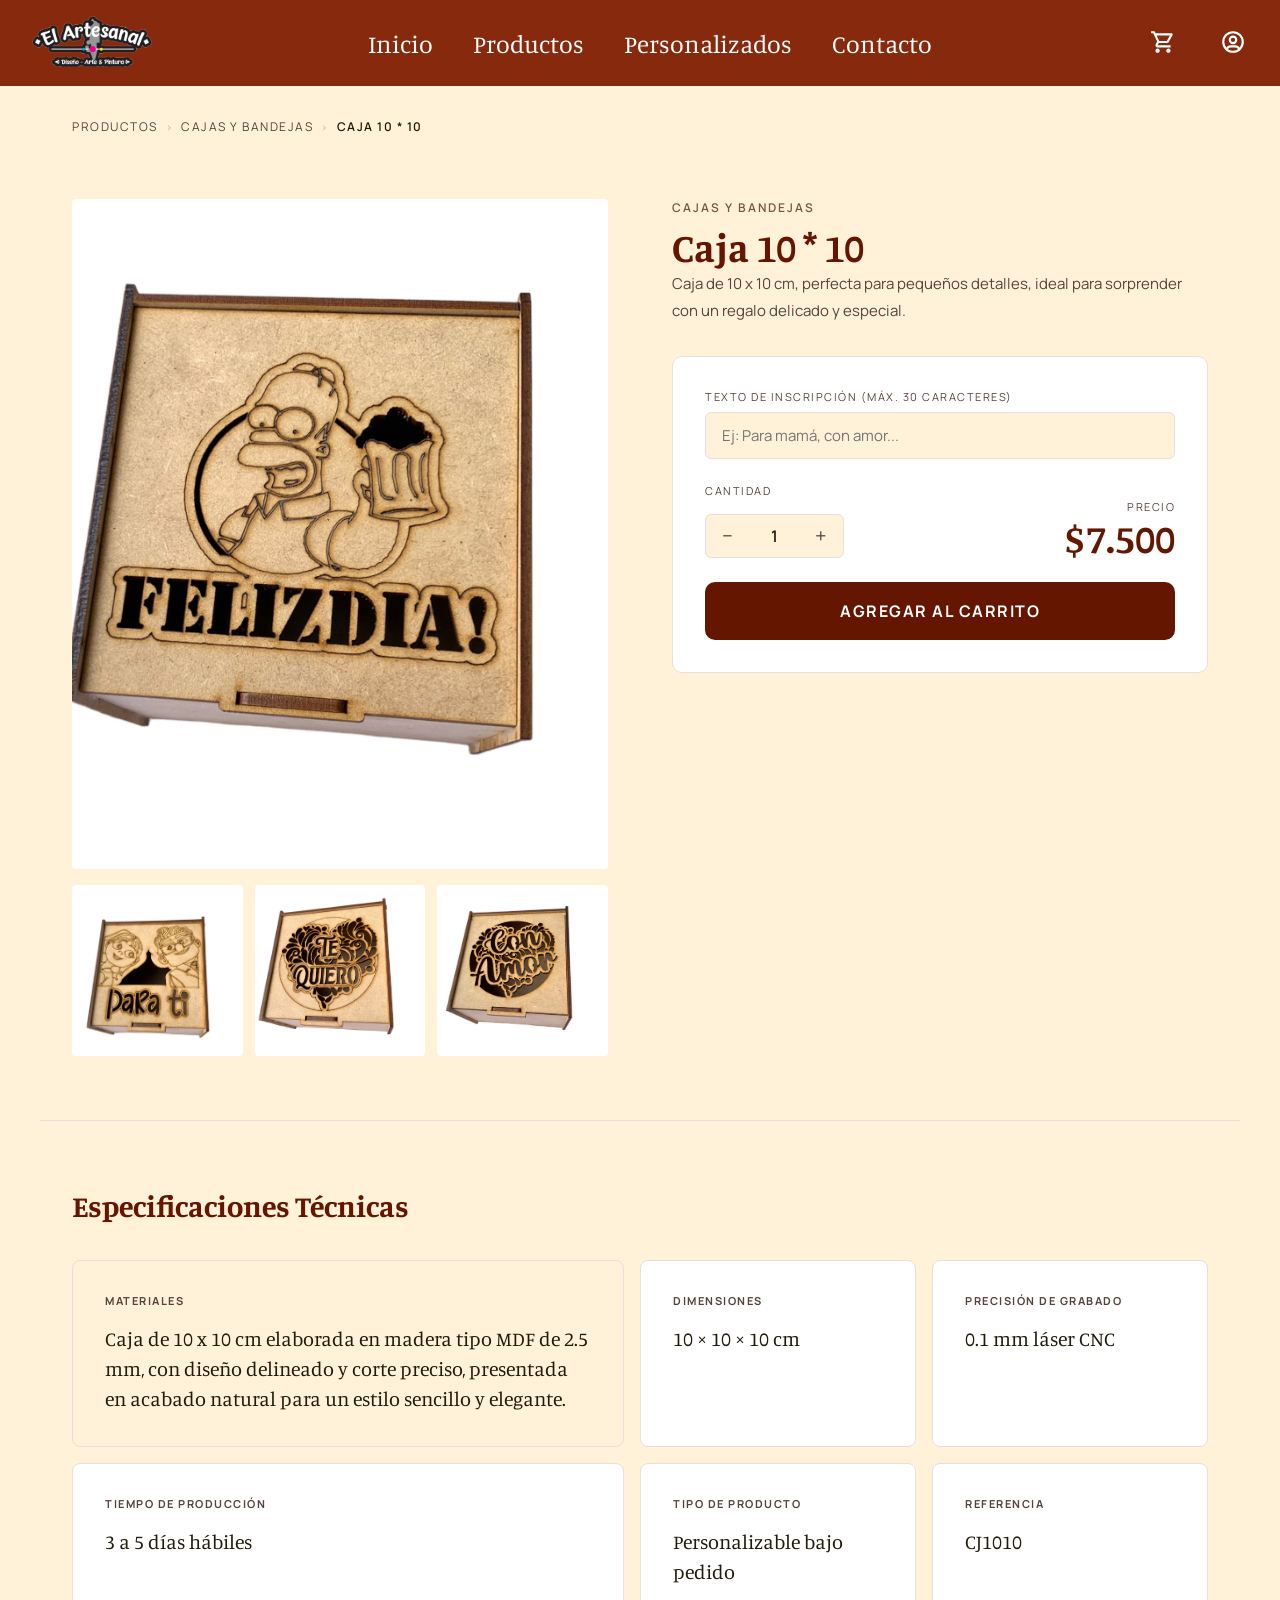
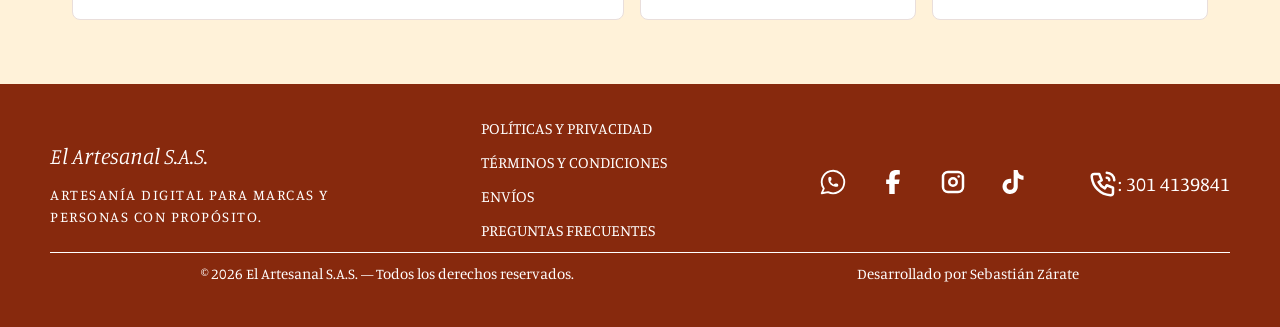
<file: html/product-detail.html>
<!DOCTYPE html>
<html lang="es">

<head>
    <meta charset="UTF-8">
    <meta name="viewport" content="width=device-width, initial-scale=1.0">
    <link rel="stylesheet" href="./../css/styles.css">
    <link rel="stylesheet" href="./../css/product-detail.css">
    <link rel="preconnect" href="https://fonts.googleapis.com">
    <link rel="preconnect" href="https://fonts.gstatic.com" crossorigin>
    <link
        href="https://fonts.googleapis.com/css2?family=Exo+2:ital,wght@0,100..900;1,100..900&family=Manrope:wght@200..800&family=Manuale:ital,wght@0,300..800;1,300..800&family=Story+Script&display=swap"
        rel="stylesheet">
    <title>Reloj Topográfico Oak — El Artesanal</title>
</head>

<body>
    <header>
        <div class="header">
            <div class="logo">
                <a href="./index.html"><img class="logo_img" src="./../img/logo_el_arte_sas.png"
                        alt="Logo el artesanal"></a>
            </div>

            <button class="menu_btn" id="menuBtn">☰</button>

            <nav>
                <ul class="list_menu" id="list_menu">
                    <li class="list_item"><a href="./index.html" class="link_item">Inicio</a></li>
                    <li class="list_item"><a href="./products.html" class="link_item">Productos</a></li>
                    <li class="list_item"><a href="./customized.html" class="link_item">Personalizados</a></li>
                    <li class="list_item"><a href="./contact.html" class="link_item">Contacto</a></li>

                    <div class="menu_icons">
                        <a href="./cart.html" class="menu_icon_link">
                            <img src="./../img/shopping-cart.svg" alt="Carrito"> Carrito
                        </a>
                        <a href="./log_in.html" class="menu_icon_link">
                            <img src="./../img/user-circle.svg" alt="Mi cuenta"> Mi cuenta
                        </a>
                    </div>
                </ul>
            </nav>

            <div class="icons">
                <div class="icon_car"><a href="./cart.html"><img class="img_car" src="./../img/shopping-cart.svg"
                            alt="Carrito de compras"></a></div>
                <div class="icon_user"><a href="./log_in.html"><img class="img_user" src="./../img/user-circle.svg"
                            alt=""></a></div>
            </div>
        </div>
    </header>

    <main>

        <nav class="breadcrumb">
            <a href="./products.html" class="breadcrumb__link">Productos</a>
            <span class="breadcrumb__sep">›</span>
            <a href="./products.html" class="breadcrumb__link">Cajas y Bandejas</a>
            <span class="breadcrumb__sep">›</span>
            <span class="breadcrumb__current">Caja 10 * 10</span>
        </nav>

        <div class="product-hero">

            <div class="gallery">
                <div class="gallery__main">
                    <img class="gallery__main-img" src="./../img/CAJA 1010-4.jpeg" alt="Caja 10 * 10">
                </div>
                <div class="gallery__thumbs">
                    <div class="gallery__thumb">
                        <img class="gallery__thumb-img" src="./../img/CAJA 1010-1.jpeg" alt="Vista 1">
                    </div>
                    <div class="gallery__thumb">
                        <img class="gallery__thumb-img" src="./../img/CAJA 1010-2.jpeg" alt="Vista 2">
                    </div>
                    <div class="gallery__thumb">
                        <img class="gallery__thumb-img" src="./../img/CAJA 1010-7.jpeg" alt="Vista 3">
                    </div>
                </div>
            </div>

            <div class="product-info">

                <div>
                    <span class="product-info__category">Cajas y Bandejas</span>
                    <h1 class="product-info__title">Caja 10 * 10</h1>
                    <p class="product-info__desc">
                        Caja de 10 x 10 cm, perfecta para pequeños detalles, ideal para sorprender con un regalo
                        delicado y especial.
                    </p>
                </div>

                <div class="config-panel">

                    <div>
                        <label class="config-panel__label" for="inscripcion">
                            Texto de inscripción (máx. 30 caracteres)
                        </label>
                        <input class="config-panel__input" type="text" id="inscripcion" maxlength="30"
                            placeholder="Ej: Para mamá, con amor...">
                    </div>

                    <div class="qty-price-row">
                        <div class="qty-wrapper">
                            <label class="config-panel__label">Cantidad</label>
                            <div class="qty-control">
                                <button class="qty-btn" type="button" aria-label="Disminuir cantidad">−</button>
                                <span class="qty-value">1</span>
                                <button class="qty-btn" type="button" aria-label="Aumentar cantidad">+</button>
                            </div>
                        </div>

                        <div class="price-wrapper">
                            <span class="price-wrapper__label">Precio</span>
                            <span class="price-wrapper__value">$7.500</span>
                        </div>
                    </div>

                    <button class="btn-cart" type="button">
                        Agregar al carrito
                    </button>

                </div>
            </div>
        </div>

        <section class="specs">
            <h2 class="specs__title">Especificaciones Técnicas</h2>
            <div class="specs-grid">
                <div class="spec-card spec-card--wide">
                    <span class="spec-card__label">Materiales</span>
                    <p class="spec-card__value">
                        Caja de 10 x 10 cm elaborada en madera tipo MDF de 2.5 mm, con diseño delineado y corte preciso,
                        presentada en acabado natural para un estilo sencillo y elegante.
                    </p>
                </div>
                <div class="spec-card">
                    <span class="spec-card__label">Dimensiones</span>
                    <p class="spec-card__value">10 × 10 × 10 cm</p>
                </div>
                <div class="spec-card">
                    <span class="spec-card__label">Precisión de grabado</span>
                    <p class="spec-card__value">0.1 mm láser CNC</p>
                </div>
                <div class="spec-card">
                    <span class="spec-card__label">Tiempo de producción</span>
                    <p class="spec-card__value">3 a 5 días hábiles</p>
                </div>
                <div class="spec-card">
                    <span class="spec-card__label">Tipo de producto</span>
                    <p class="spec-card__value">Personalizable bajo pedido</p>
                </div>
                <div class="spec-card">
                    <span class="spec-card__label">Referencia</span>
                    <p class="spec-card__value">CJ1010</p>
                </div>
            </div>
        </section>

    </main>

    <footer>
        <div class="footer">
            <div class="footer_top">
                <div class="brand">
                    <h2 class="title_footer">El Artesanal S.A.S.</h2>
                    <p class="p_footer">Artesanía digital para marcas y <br>personas con propósito.</p>
                </div>
                <div class="regulation">
                    <ul class="list_regulation">
                        <li class="list_item_footer"><a class="link_item_footer" href="./privacy.html">Políticas y
                                privacidad</a></li>
                        <li class="list_item_footer"><a class="link_item_footer" href="./terms.html">Términos y
                                condiciones</a></li>
                        <li class="list_item_footer"><a class="link_item_footer" href="./shipping.html">Envíos</a></li>
                        <li class="list_item_footer"><a class="link_item_footer" href="./faq.html">Preguntas
                                frecuentes</a></li>
                    </ul>
                </div>
                <div class="contact">
                    <ul class="img_footer">
                        <li class="list_item_footer_img">
                            <a target="_blank"
                                href="https://api.whatsapp.com/send/?phone=%2B573014139841&text&type=phone_number&app_absent=0"
                                class="link_item_footer_img">
                                <img src="./../img/brand-whatsapp.svg" alt="WhatsApp" class="contact_img_footer">
                            </a>
                        </li>
                        <li class="list_item_footer_img">
                            <a target="_blank" href="https://www.facebook.com/ElartesanalDisenoyArte/"
                                class="link_item_footer_img">
                                <img src="./../img/brand-facebook.svg" alt="Facebook" class="contact_img_footer">
                            </a>
                        </li>
                        <li class="list_item_footer_img">
                            <a target="_blank" href="https://www.instagram.com/elartesanaldisenoyarte/"
                                class="link_item_footer_img">
                                <img src="./../img/brand-instagram.svg" alt="Instagram" class="contact_img_footer">
                            </a>
                        </li>
                        <li class="list_item_footer_img">
                            <a target="_blank" href="https://www.tiktok.com/@elartesanaldisenoyarte"
                                class="link_item_footer_img">
                                <img src="./../img/brand-tiktok.svg" alt="TikTok" class="contact_img_footer">
                            </a>
                        </li>
                        <li class="list_item_footer_img">
                            <img src="./../img/phone-call.svg" alt="" class="contact_img_footer img_contact">
                        </li>
                        <p class="phone_number_footer">: 301 4139841</p>
                    </ul>
                </div>
            </div>
            <div class="footer_bottom">
                <p>© 2026 El Artesanal S.A.S. — Todos los derechos reservados.</p>
                <p>Desarrollado por Sebastián Zárate</p>
            </div>
        </div>
    </footer>

    <script src="./../js/script.js"></script>
</body>

</html>
</file>
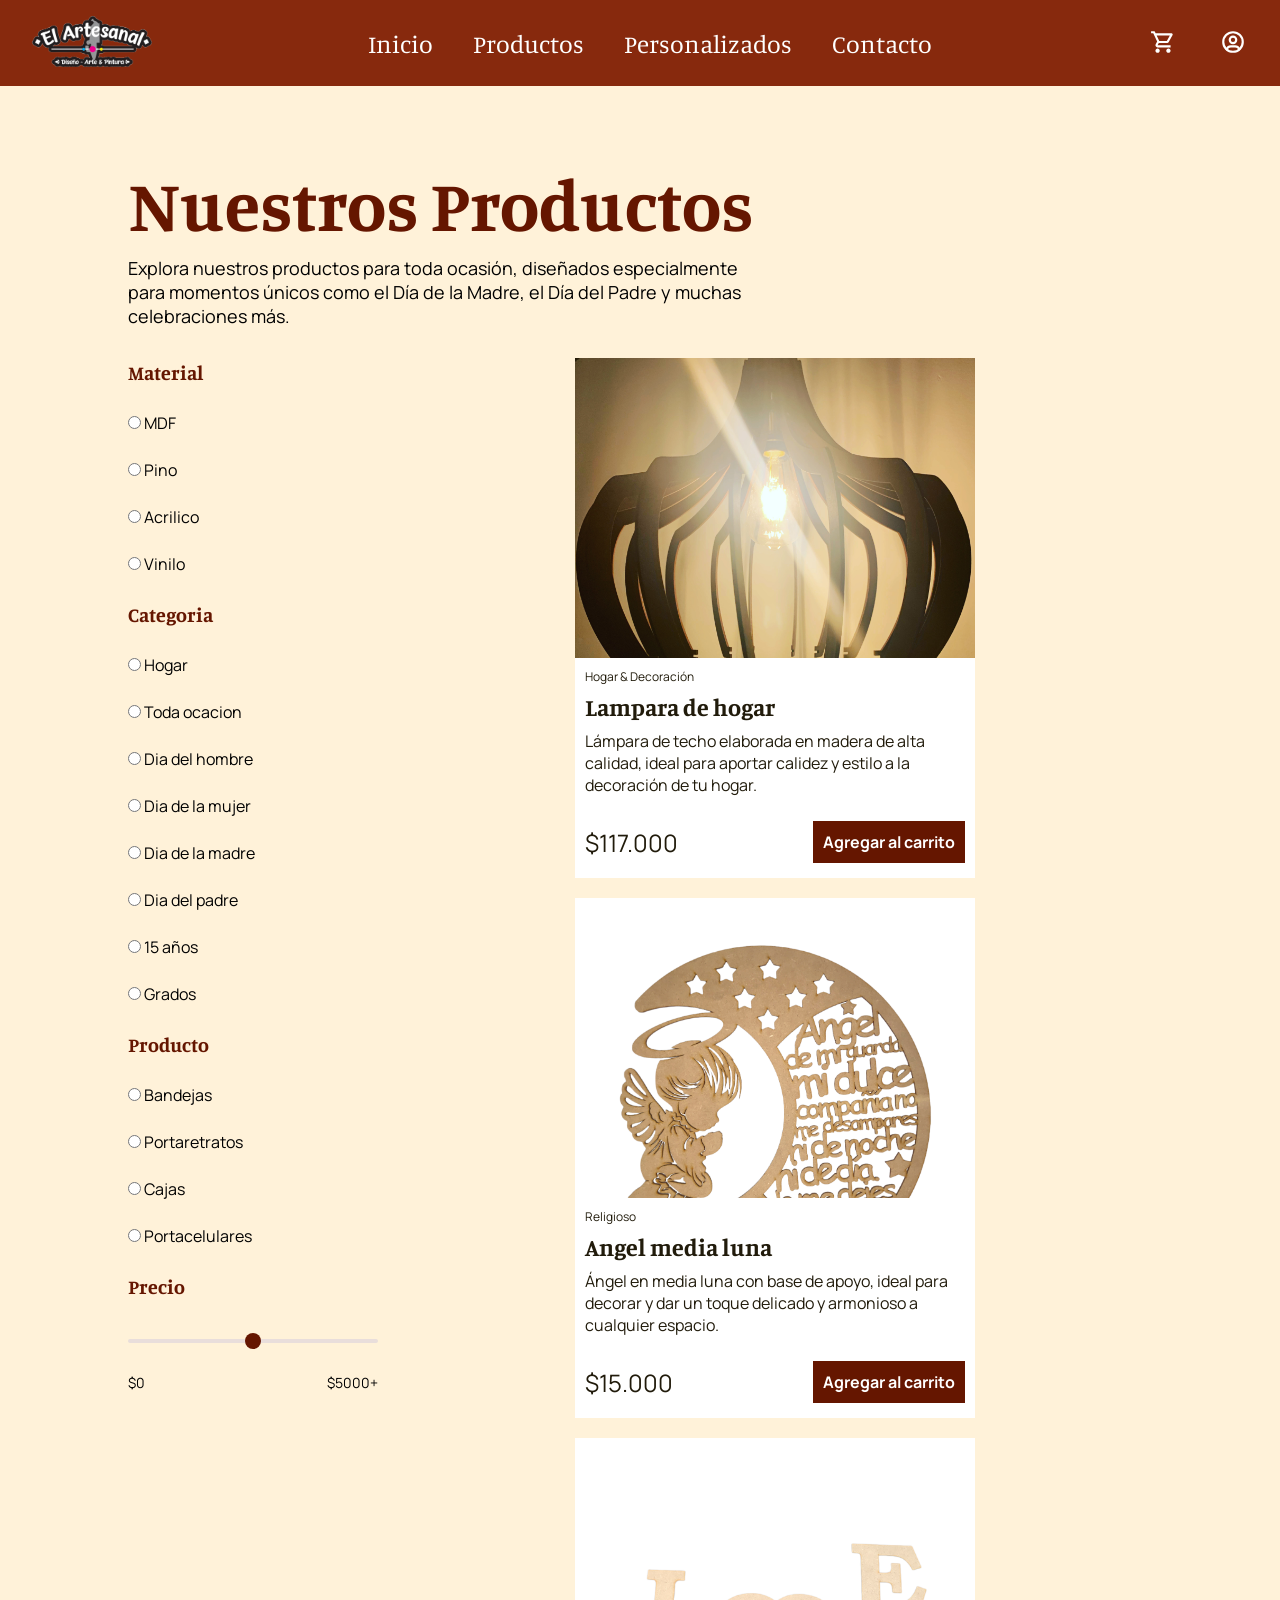
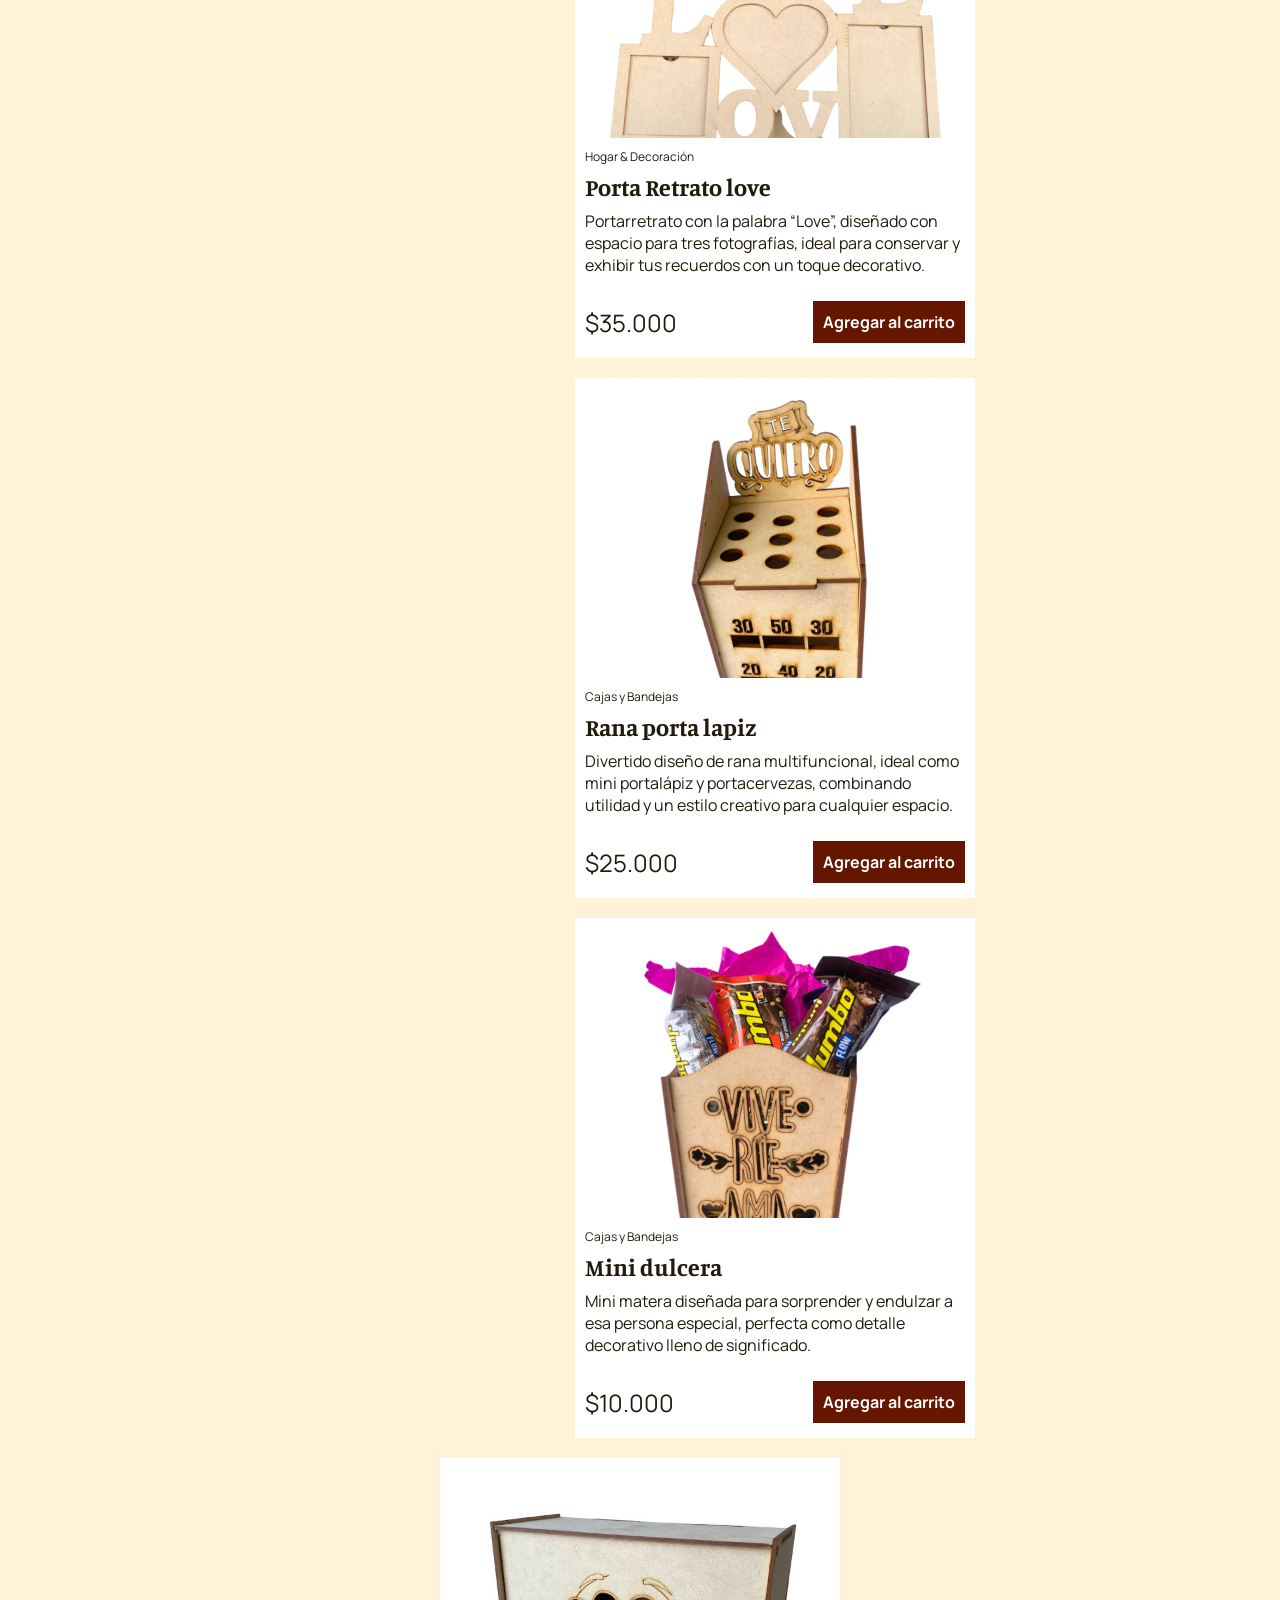
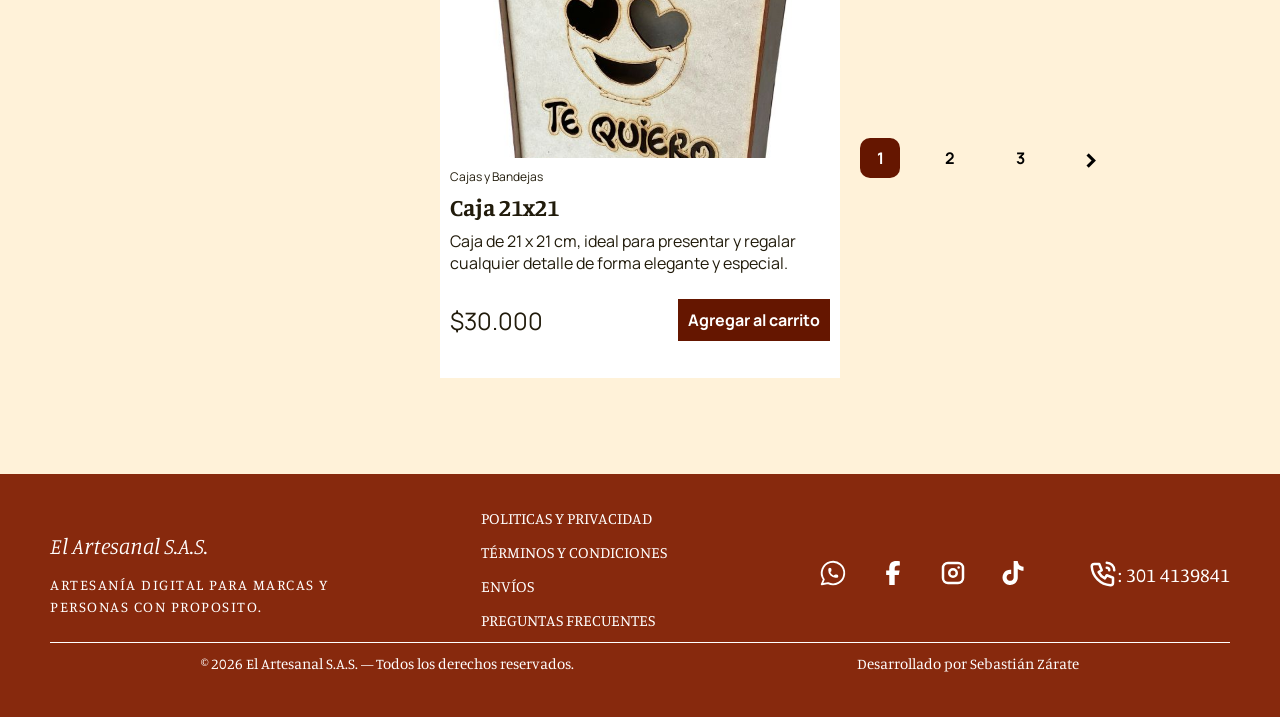
<file: html/products.html>
<!DOCTYPE html>
<html lang="en">

<head>
    <meta charset="UTF-8">
    <meta name="viewport" content="width=device-width, initial-scale=1.0">
    <link rel="stylesheet" href="./../css/styles.css">
    <link rel="stylesheet" href="./../css/products.css">
    <link rel="preconnect" href="https://fonts.googleapis.com">
    <link rel="preconnect" href="https://fonts.gstatic.com" crossorigin>
    <link
        href="https://fonts.googleapis.com/css2?family=Exo+2:ital,wght@0,100..900;1,100..900&family=Manrope:wght@200..800&family=Manuale:ital,wght@0,300..800;1,300..800&family=Story+Script&display=swap"
        rel="stylesheet">
    <title>Productos</title>
</head>

<body>
    <header>
        <div class="header">
            <div class="logo">
                <a href="./index.html"><img class="logo_img" src="./../img/logo_el_arte_sas.png"
                        alt="Logo el artesanal"></a>
            </div>

            <button class="menu_btn" id="menuBtn">☰</button>

            <nav>
                <ul class="list_menu" id="list_menu">
                    <li class="list_item"><a href="./index.html" class="link_item">Inicio</a></li>
                    <li class="list_item"><a href="./products.html" class="link_item">Productos</a></li>
                    <li class="list_item"><a href="./customized.html" class="link_item">Personalizados</a></li>
                    <li class="list_item"><a href="./contact.html" class="link_item">Contacto</a></li>

                    <div class="menu_icons">
                        <a href="./cart.html" class="menu_icon_link">
                            <img src="./../img/shopping-cart.svg" alt="Carrito"> Carrito
                        </a>
                        <a href="./log_in.html" class="menu_icon_link">
                            <img src="./../img/user-circle.svg" alt="Mi cuenta"> Mi cuenta
                        </a>
                    </div>
                </ul>
            </nav>

            <div class="icons">
                <div class="icon_car"><a href="./cart.html"><img class="img_car" src="./../img/shopping-cart.svg"
                            alt="Carrito de compras"></a></div>
                <div class="icon_user"><a href="./log_in.html"><img class="img_user" src="./../img/user-circle.svg"
                            alt=""></a></div>
            </div>
        </div>
    </header>

    <main>
        <section class="intro">
            <h2 class="title_us">Nuestros Productos</h2>
            <p class="text_description">Explora nuestros productos para toda ocasión, diseñados especialmente para
                momentos
                únicos
                como el Día de la Madre, el Día del Padre y muchas celebraciones más.
            </p>
        </section>

        <button class="filter_menu button_pry" command="show-modal" commandfor="filter_dialog">Filtro</button>

        <section class="products">
            <section class="filter">
                <aside class="aside">
                    <form class="form" action="">
                        <h3 class="material">Material</h3>
                        <label for="mdf"><input id="mdf" type="radio" title=""> MDF</label>
                        <label for="pino"><input id="pino" type="radio"> Pino</label>
                        <label for="acrilico"><input id="acrilico" type="radio"> Acrilico</label>
                        <label for="vinilo"><input id="vinilo" type="radio"> Vinilo</label>

                        <h3 class="category">Categoria</h3>
                        <label for="decoracion"><input id="decoracion" type="radio"> Hogar</label>
                        <label for="toda_ocacion"><input id="toda_ocacion" type="radio"> Toda ocacion</label>
                        <label for="dia_hombre"><input id="dia_hombre" type="radio"> Dia del hombre</label>
                        <label for="dia_mujer"><input id="dia_mujer" type="radio"> Dia de la mujer</label>
                        <label for="dia_madre"><input id="dia_madre" type="radio"> Dia de la madre</label>
                        <label for="dia_padre"><input id="dia_padre" type="radio"> Dia del padre</label>
                        <label for="15_a"><input id="15_a" type="radio"> 15 años</label>
                        <label for="grado"><input id="grado" type="radio"> Grados</label>

                        <h3 class="category">Producto</h3>
                        <label for="bandeja"><input id="bandeja" type="radio"> Bandejas</label>
                        <label for="portaR"><input id="portaR" type="radio"> Portaretratos</label>
                        <label for="caja"><input id="caja" type="radio"> Cajas</label>
                        <label for="portaC"><input id="portaC" type="radio"> Portacelulares</label>

                        <h3>Precio</h3>
                        <label for=""><input class="range" type="range"></label>
                        <span class="price_range">
                            <p>$0</p>
                            <p>$5000+</p>
                        </span>
                    </form>
                </aside>
            </section>

            <section class="cards_products">
                <a href="./product-detail.html" class="card">
                    <div>
                        <div class="img_container">
                            <img class="img_card" src="./../img/LAMPARA.jpg" alt="">
                        </div>
                        <div class="content_card">
                            <p class="text type_product">Hogar & Decoración</p>
                            <h3 class="text title_product">Lampara de hogar</h3>
                            <p class="text description">Lámpara de techo elaborada en madera de alta calidad, ideal para
                                aportar calidez y estilo a la decoración de tu hogar.</p>
                            <div class="price_button">
                                <p class="price">$117.000</p>
                                <button class="button_ter">Agregar al carrito</button>
                            </div>
                        </div>
                    </div>
                </a>

                <a href="./product-detail.html" class="card">
                    <div>
                        <div class="img_container">
                            <img class="img_card" src="./../img/ANGEL MEDIA LUNA.png" alt="">
                        </div>
                        <div class="content_card">
                            <p class="text type_product">Religioso</p>
                            <h3 class="text title_product">Angel media luna</h3>
                            <p class="text description">Ángel en media luna con base de apoyo, ideal para decorar y dar
                                un toque delicado y armonioso a cualquier espacio.</p>
                            <div class="price_button">
                                <p class="price">$15.000</p>
                                <button class="button_ter">Agregar al carrito</button>
                            </div>
                        </div>
                    </div>
                </a>

                <a href="./product-detail.html" class="card">
                    <div>
                        <div class="img_container">
                            <img class="img_card" src="./../img/love3.png" alt="">
                        </div>
                        <div class="content_card">
                            <p class="text type_product">Hogar & Decoración</p>
                            <h3 class="text title_product">Porta Retrato love</h3>
                            <p class="text description">Portarretrato con la palabra “Love”, diseñado con espacio para
                                tres fotografías, ideal para conservar y exhibir tus recuerdos con un toque decorativo.
                            </p>
                            <div class="price_button">
                                <p class="price">$35.000</p>
                                <button class="button_ter">Agregar al carrito</button>
                            </div>
                        </div>
                    </div>
                </a>

                <a href="./product-detail.html" class="card">
                    <div>
                        <div class="img_container">
                            <img class="img_card" src="./../img/RANA.PNG" alt="">
                        </div>
                        <div class="content_card">
                            <p class="text type_product">Cajas y Bandejas</p>
                            <h3 class="text title_product">Rana porta lapiz</h3>
                            <p class="text description">Divertido diseño de rana multifuncional, ideal como mini
                                portalápiz y portacervezas, combinando utilidad y un estilo creativo para cualquier
                                espacio.</p>
                            <div class="price_button">
                                <p class="price">$25.000</p>
                                <button class="button_ter">Agregar al carrito</button>
                            </div>
                        </div>
                    </div>
                </a>

                <a href="./product-detail.html" class="card">
                    <div>
                        <div class="img_container">
                            <img class="img_card" src="./../img/mini_dulcera.PNG" alt="">
                        </div>
                        <div class="content_card">
                            <p class="text type_product">Cajas y Bandejas</p>
                            <h3 class="text title_product">Mini dulcera</h3>
                            <p class="text description">Mini matera diseñada para sorprender y endulzar a esa persona
                                especial, perfecta como detalle decorativo lleno de significado.</p>
                            <div class="price_button">
                                <p class="price">$10.000</p>
                                <button class="button_ter">Agregar al carrito</button>
                            </div>
                        </div>
                    </div>
                </a>

                <a href="./product-detail.html" class="card">
                    <div>
                        <div class="img_container">
                            <img class="img_card" src="./../img/21.jpg" alt="">
                        </div>
                        <div class="content_card">
                            <p class="text type_product">Cajas y Bandejas</p>
                            <h3 class="text title_product">Caja 21x21</h3>
                            <p class="text description">Caja de 21 x 21 cm, ideal para presentar y regalar cualquier
                                detalle de forma elegante y especial.</p>
                            <div class="price_button">
                                <p class="price">$30.000</p>
                                <button class="button_ter">Agregar al carrito</button>
                            </div>
                        </div>
                    </div>
                </a>

                <div class="buttons">
                    <button class="number select">1</button>
                    <button class="number">2</button>
                    <button class="number">3</button>
                    <span class="chevron_right">></span>
                </div>
            </section>

        </section>

        <dialog class="filter_responsive" id="filter_dialog">
            <section class="filter">
                <form class="form" action="">
                    <h3 class="material">Material</h3>
                    <label for="mdf"><input id="mdf" type="radio" title=""> MDF</label>
                    <label for="pino"><input id="pino" type="radio"> Pino</label>
                    <label for="acrilico"><input id="acrilico" type="radio"> Acrilico</label>
                    <label for="vinilo"><input id="vinilo" type="radio"> Vinilo</label>

                    <h3 class="category">Categoria</h3>
                    <label for="decoracion"><input id="decoracion" type="radio"> Hogar</label>
                    <label for="toda_ocacion"><input id="toda_ocacion" type="radio"> Toda ocacion</label>
                    <label for="dia_hombre"><input id="dia_hombre" type="radio"> Dia del hombre</label>
                    <label for="dia_mujer"><input id="dia_mujer" type="radio"> Dia de la mujer</label>
                    <label for="dia_madre"><input id="dia_madre" type="radio"> Dia de la madre</label>
                    <label for="dia_padre"><input id="dia_padre" type="radio"> Dia del padre</label>
                    <label for="15_a"><input id="15_a" type="radio"> 15 años</label>
                    <label for="grado"><input id="grado" type="radio"> Grados</label>

                    <h3 class="category">Producto</h3>
                    <label for="bandeja"><input id="bandeja" type="radio"> Bandejas</label>
                    <label for="portaR"><input id="portaR" type="radio"> Portaretratos</label>
                    <label for="caja"><input id="caja" type="radio"> Cajas</label>
                    <label for="portaC"><input id="portaC" type="radio"> Portacelulares</label>

                    <h3>Precio</h3>
                    <label for=""><input class="range" type="range"></label>
                    <span class="price_range">
                        <p>$0</p>
                        <p>$5000+</p>
                    </span>
                </form>
            </section>
        </dialog>
    </main>

    <footer>
        <div class="footer">
            <div class="footer_top">
                <div class="brand">
                    <h2 class="title_footer">El Artesanal S.A.S.</h2>
                    <p class="p_footer">Artesanía digital para marcas y <br>personas con proposito.</p>
                </div>
                <div class="regulation">
                    <ul class="list_regulation">
                        <li class="list_item_footer"><a class="link_item_footer" href="./privacy.html">Politicas y
                                privacidad</a></li>
                        <li class="list_item_footer"><a class="link_item_footer" href="./terms.html">Términos y
                                condiciones</a></li>
                        <li class="list_item_footer"><a class="link_item_footer" href="./shipping.html">Envíos</a></li>
                        <li class="list_item_footer"><a class="link_item_footer" href="./faq.html">Preguntas
                                frecuentes</a></li>
                    </ul>
                </div>
                <div class="contact">
                    <ul class="img_footer">
                        <li class="list_item_footer_img">
                            <a target="_blank"
                                href="https://api.whatsapp.com/send/?phone=%2B573014139841&text&type=phone_number&app_absent=0"
                                class="link_item_footer_img">
                                <img src="./../img/brand-whatsapp.svg" alt="WhatsApp" class="contact_img_footer">
                            </a>
                        </li>

                        <li class="list_item_footer_img">
                            <a target="_blank" href="https://www.facebook.com/ElartesanalDisenoyArte/"
                                class="link_item_footer_img">
                                <img src="./../img/brand-facebook.svg" alt="Facebook" class="contact_img_footer">
                            </a>
                        </li>

                        <li class="list_item_footer_img">
                            <a target="_blank" href="https://www.instagram.com/elartesanaldisenoyarte/"
                                class="link_item_footer_img">
                                <img src="./../img/brand-instagram.svg" alt="" class="contact_img_footer">
                            </a>
                        </li>

                        <li class="list_item_footer_img">
                            <a target="_blank" href="https://www.tiktok.com/@elartesanaldisenoyarte"
                                class="link_item_footer_img">
                                <img src="./../img/brand-tiktok.svg" alt="" class="contact_img_footer">
                            </a>
                        </li>

                        <li class="list_item_footer_img">
                            <img src="./../img/phone-call.svg" alt="" class="contact_img_footer img_contact">
                        </li>
                        <p class="phone_number_footer">: 301 4139841</p>
                    </ul>
                </div>
            </div>
            <div class="footer_bottom">
                <p>© 2026 El Artesanal S.A.S. — Todos los derechos reservados.</p>
                <p>Desarrollado por Sebastián Zárate</p>
            </div>
        </div>
    </footer>

    <script src="./../js/script.js"></script>
</body>

</html>
</file>
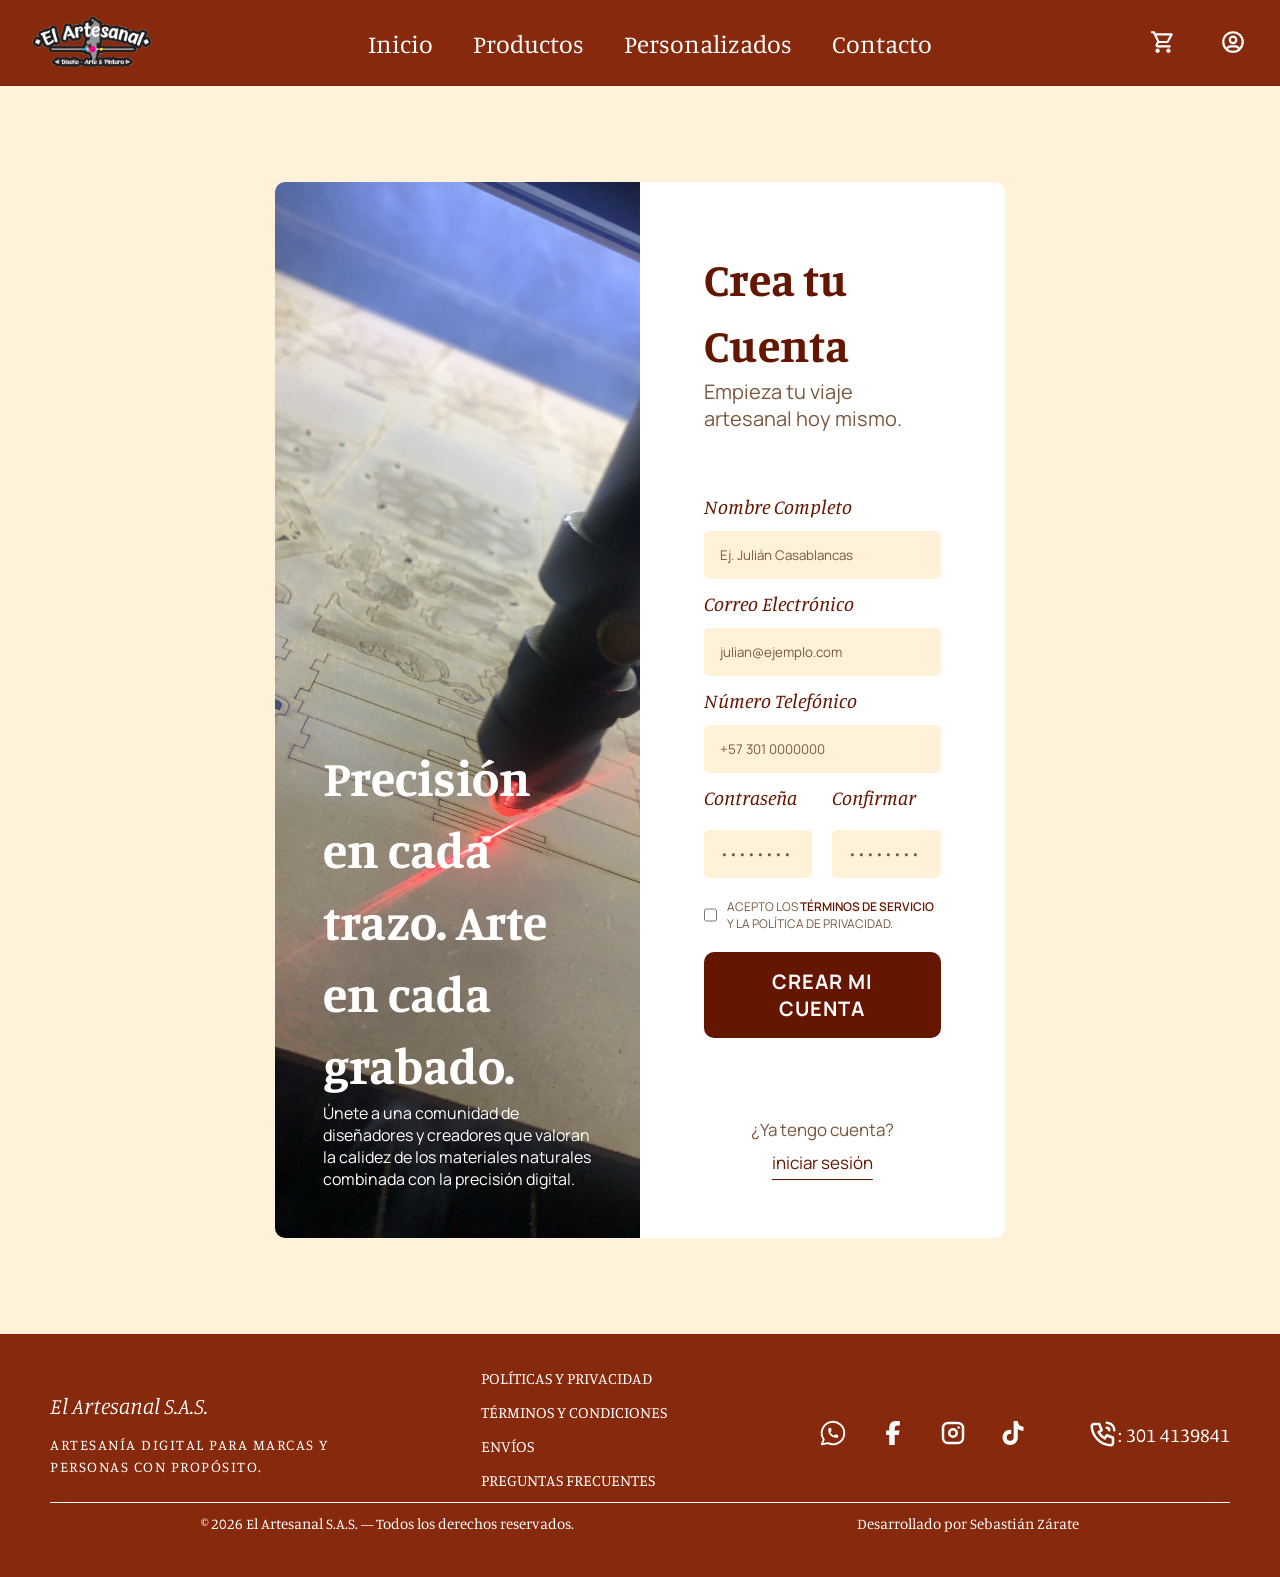
<file: html/register.html>
<!DOCTYPE html>
<html lang="es">

<head>
    <meta charset="UTF-8">
    <meta name="viewport" content="width=device-width, initial-scale=1.0">
    <link rel="stylesheet" href="./../css/styles.css">
    <link rel="stylesheet" href="./../css/log_in.css">
    <link rel="stylesheet" href="./../css/register.css">
    <link rel="preconnect" href="https://fonts.googleapis.com">
    <link rel="preconnect" href="https://fonts.gstatic.com" crossorigin>
    <link
        href="https://fonts.googleapis.com/css2?family=Exo+2:ital,wght@0,100..900;1,100..900&family=Manrope:wght@200..800&family=Manuale:ital,wght@0,300..800;1,300..800&family=Story+Script&display=swap"
        rel="stylesheet">
    <title>Crear Cuenta — El Artesanal</title>
</head>

<body>
    <header>
        <div class="header">
            <div class="logo">
                <a href="./index.html"><img class="logo_img" src="./../img/logo_el_arte_sas.png"
                        alt="Logo el artesanal"></a>
            </div>

            <button class="menu_btn" id="menuBtn">☰</button>

            <nav>
                <ul class="list_menu" id="list_menu">
                    <li class="list_item"><a href="./index.html" class="link_item">Inicio</a></li>
                    <li class="list_item"><a href="./products.html" class="link_item">Productos</a></li>
                    <li class="list_item"><a href="./customized.html" class="link_item">Personalizados</a></li>
                    <li class="list_item"><a href="./contact.html" class="link_item">Contacto</a></li>

                    <div class="menu_icons">
                        <a href="./cart.html" class="menu_icon_link">
                            <img src="./../img/shopping-cart.svg" alt="Carrito"> Carrito
                        </a>
                        <a href="./log_in.html" class="menu_icon_link">
                            <img src="./../img/user-circle.svg" alt="Mi cuenta"> Mi cuenta
                        </a>
                    </div>
                </ul>
            </nav>

            <div class="icons">
                <div class="icon_car"><a href="./cart.html"><img class="img_car" src="./../img/shopping-cart.svg"
                            alt="Carrito de compras"></a></div>
                <div class="icon_user"><a href="./log_in.html"><img class="img_user" src="./../img/user-circle.svg"
                            alt=""></a></div>
            </div>
        </div>
    </header>

    <main>
        <div class="container">

            <div class="container_image">
                <img class="img_log_in" src="./../img/log_in-Register.jpg" alt="Grabado láser artesanal">
                <div class="info_img">
                    <h2 class="title_img">Precisión en cada trazo. Arte en cada grabado.</h2>
                    <p class="slogan_img">Únete a una comunidad de diseñadores y creadores que valoran la calidez de los
                        materiales naturales combinada con la precisión digital.</p>
                </div>
            </div>

            <div class="container_info">
                <h2 class="welcome">Crea tu Cuenta</h2>
                <p class="welcome_indications">Empieza tu viaje artesanal hoy mismo.</p>

                <form class="form" action="">

                    <label for="full_name">Nombre Completo</label>
                    <input class="intp" type="text" id="full_name" name="FullName" placeholder="Ej. Julián Casablancas">

                    <label for="email">Correo Electrónico</label>
                    <input class="intp" type="email" id="email" name="Email" placeholder="julian@ejemplo.com">

                    <label for="phone">Número Telefónico</label>
                    <input class="intp" type="tel" id="phone" name="Phone" placeholder="+57 301 0000000">

                    <div class="row_two">
                        <div class="field_group">
                            <label class="label_inp" for="password">Contraseña</label>
                            <input class="intp" type="password" id="password" name="Password" placeholder="••••••••">
                        </div>
                        <div class="field_group">
                            <label class="label_inp" for="confirm_password">Confirmar</label>
                            <input class="intp" type="password" id="confirm_password" name="ConfirmPassword"
                                placeholder="••••••••">
                        </div>
                    </div>

                    <div class="stay_logged_container">
                        <input class="stay_logged_check" type="checkbox" id="terms">
                        <label class="stay_logged" for="terms">
                            Acepto los <a class="link_terms" href="./terms.html">términos de servicio</a> y la política
                            de privacidad.
                        </label>
                    </div>

                    <button class="button_pry button_create"><a href="./index.html">Crear mi Cuenta</a></button>

                </form>

                <div class="register_container">
                    <p class="question">¿Ya tengo cuenta?</p>
                    <a class="create_acount" href="./log_in.html">iniciar sesión</a>
                </div>
            </div>

        </div>
    </main>

    <footer>
        <div class="footer">
            <div class="footer_top">
                <div class="brand">
                    <h2 class="title_footer">El Artesanal S.A.S.</h2>
                    <p class="p_footer">Artesanía digital para marcas y <br>personas con propósito.</p>
                </div>
                <div class="regulation">
                    <ul class="list_regulation">
                        <li class="list_item_footer"><a class="link_item_footer" href="./privacy.html">Políticas y
                                privacidad</a></li>
                        <li class="list_item_footer"><a class="link_item_footer" href="./terms.html">Términos y
                                condiciones</a></li>
                        <li class="list_item_footer"><a class="link_item_footer" href="./shipping.html">Envíos</a></li>
                        <li class="list_item_footer"><a class="link_item_footer" href="./faq.html">Preguntas
                                frecuentes</a></li>
                    </ul>
                </div>
                <div class="contact">
                    <ul class="img_footer">
                        <li class="list_item_footer_img">
                            <a target="_blank"
                                href="https://api.whatsapp.com/send/?phone=%2B573014139841&text&type=phone_number&app_absent=0"
                                class="link_item_footer_img">
                                <img src="./../img/brand-whatsapp.svg" alt="WhatsApp" class="contact_img_footer">
                            </a>
                        </li>
                        <li class="list_item_footer_img">
                            <a target="_blank" href="https://www.facebook.com/ElartesanalDisenoyArte/"
                                class="link_item_footer_img">
                                <img src="./../img/brand-facebook.svg" alt="Facebook" class="contact_img_footer">
                            </a>
                        </li>
                        <li class="list_item_footer_img">
                            <a target="_blank" href="https://www.instagram.com/elartesanaldisenoyarte/"
                                class="link_item_footer_img">
                                <img src="./../img/brand-instagram.svg" alt="Instagram" class="contact_img_footer">
                            </a>
                        </li>
                        <li class="list_item_footer_img">
                            <a target="_blank" href="https://www.tiktok.com/@elartesanaldisenoyarte"
                                class="link_item_footer_img">
                                <img src="./../img/brand-tiktok.svg" alt="TikTok" class="contact_img_footer">
                            </a>
                        </li>
                        <li class="list_item_footer_img">
                            <img src="./../img/phone-call.svg" alt="" class="contact_img_footer img_contact">
                        </li>
                        <p class="phone_number_footer">: 301 4139841</p>
                    </ul>
                </div>
            </div>
            <div class="footer_bottom">
                <p>© 2026 El Artesanal S.A.S. — Todos los derechos reservados.</p>
                <p>Desarrollado por Sebastián Zárate</p>
            </div>
        </div>
    </footer>

    <script src="./../js/script.js"></script>
</body>

</html>
</file>
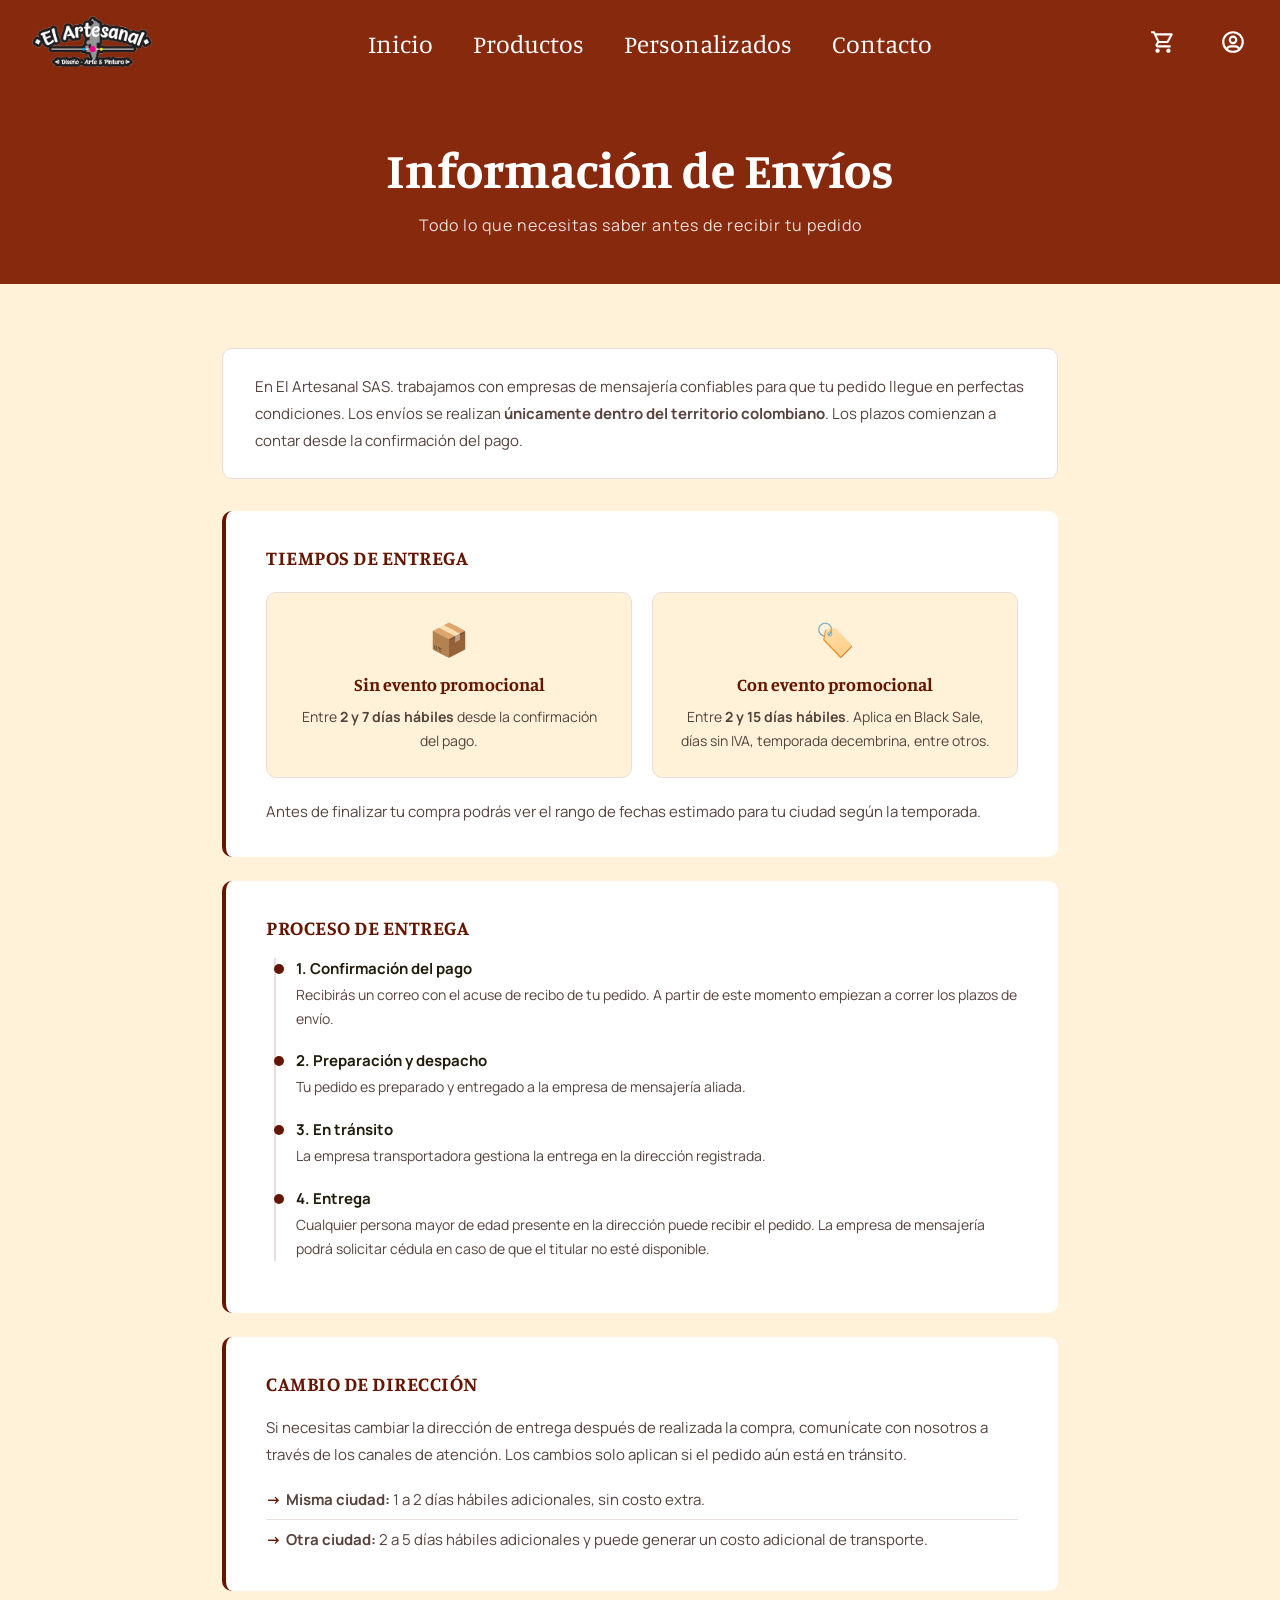
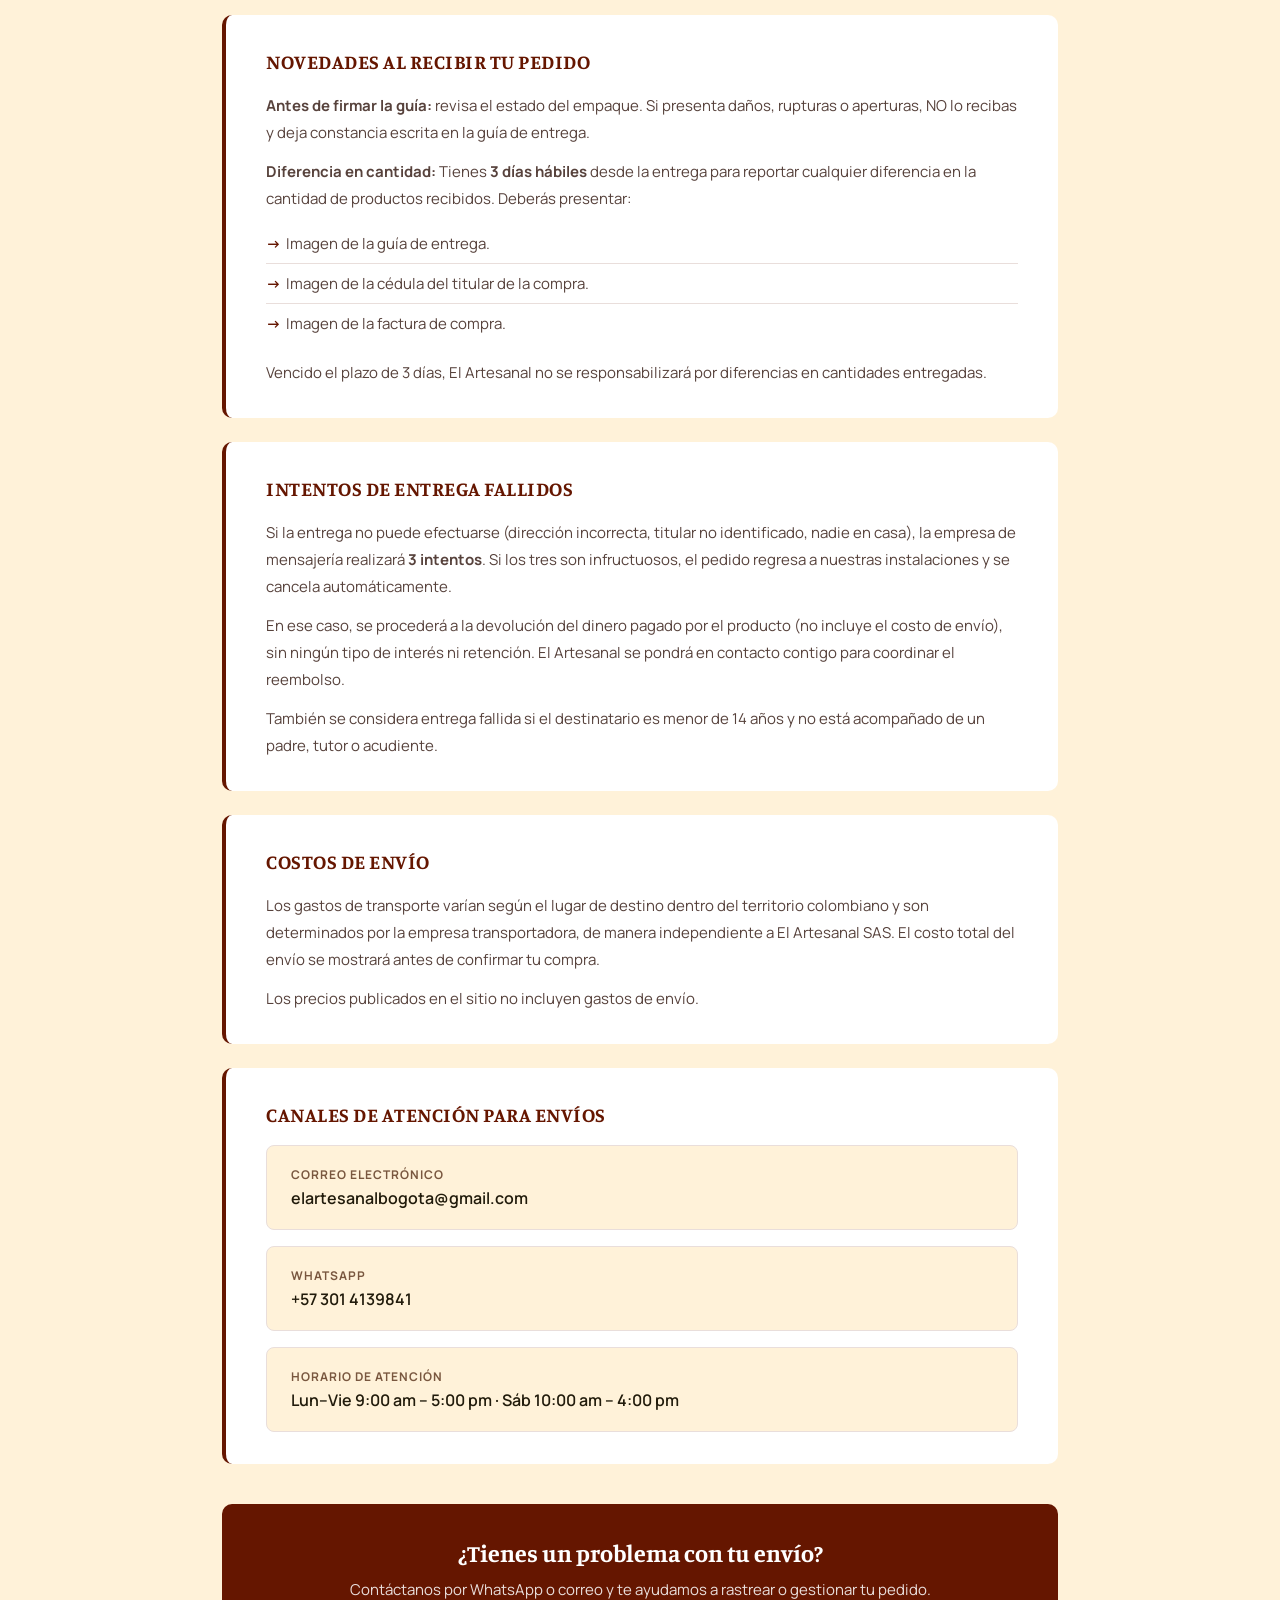
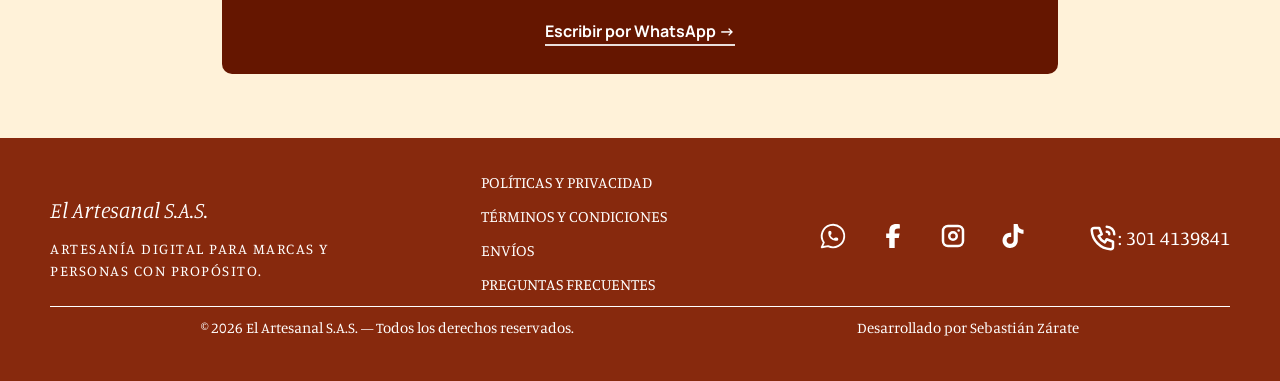
<file: html/shipping.html>
<!DOCTYPE html>
<html lang="es">

<head>
    <meta charset="UTF-8">
    <meta name="viewport" content="width=device-width, initial-scale=1.0">
    <link rel="stylesheet" href="./../css/styles.css">
    <link rel="stylesheet" href="./../css/legal.css">
    <link rel="preconnect" href="https://fonts.googleapis.com">
    <link rel="preconnect" href="https://fonts.gstatic.com" crossorigin>
    <link
        href="https://fonts.googleapis.com/css2?family=Exo+2:ital,wght@0,100..900;1,100..900&family=Manrope:wght@200..800&family=Manuale:ital,wght@0,300..800;1,300..800&family=Story+Script&display=swap"
        rel="stylesheet">
    <title>Envíos — El Artesanal</title>
</head>

<body>
    <header>
        <div class="header">
            <div class="logo">
                <a href="./index.html"><img class="logo_img" src="./../img/logo_el_arte_sas.png"
                        alt="Logo el artesanal"></a>
            </div>

            <button class="menu_btn" id="menuBtn">☰</button>

            <nav>
                <ul class="list_menu" id="list_menu">
                    <li class="list_item"><a href="./index.html" class="link_item">Inicio</a></li>
                    <li class="list_item"><a href="./products.html" class="link_item">Productos</a></li>
                    <li class="list_item"><a href="./customized.html" class="link_item">Personalizados</a></li>
                    <li class="list_item"><a href="./contact.html" class="link_item">Contacto</a></li>

                    <div class="menu_icons">
                        <a href="./cart.html" class="menu_icon_link">
                            <img src="./../img/shopping-cart.svg" alt="Carrito"> Carrito
                        </a>
                        <a href="./log_in.html" class="menu_icon_link">
                            <img src="./../img/user-circle.svg" alt="Mi cuenta"> Mi cuenta
                        </a>
                    </div>
                </ul>
            </nav>

            <div class="icons">
                <div class="icon_car"><a href="./cart.html"><img class="img_car" src="./../img/shopping-cart.svg"
                            alt="Carrito de compras"></a></div>
                <div class="icon_user"><a href="./log_in.html"><img class="img_user" src="./../img/user-circle.svg"
                            alt=""></a></div>
            </div>
        </div>
    </header>

    <main>
        <div class="page-hero">
            <h1 class="page-hero__title">Información de Envíos</h1>
            <p class="page-hero__subtitle">Todo lo que necesitas saber antes de recibir tu pedido</p>
        </div>

        <div class="page-wrapper">

            <p class="doc-intro">
                En El Artesanal SAS. trabajamos con empresas de mensajería confiables para que tu pedido llegue en
                perfectas condiciones. Los envíos se realizan <strong>únicamente dentro del territorio
                    colombiano</strong>. Los plazos comienzan a contar desde la confirmación del pago.
            </p>

            <!-- Tiempos de entrega -->
            <div class="doc-section">
                <h2 class="doc-section__title">Tiempos de Entrega</h2>
                <div class="shipping-grid">
                    <div class="shipping-card">
                        <div class="shipping-card__icon">📦</div>
                        <h3 class="shipping-card__title">Sin evento promocional</h3>
                        <p class="shipping-card__text">Entre <strong>2 y 7 días hábiles</strong> desde la confirmación
                            del pago.</p>
                    </div>
                    <div class="shipping-card">
                        <div class="shipping-card__icon">🏷️</div>
                        <h3 class="shipping-card__title">Con evento promocional</h3>
                        <p class="shipping-card__text">Entre <strong>2 y 15 días hábiles</strong>. Aplica en Black Sale,
                            días sin IVA, temporada decembrina, entre otros.</p>
                    </div>
                </div>
                <p class="doc-section__text" style="margin-top:2rem;">
                    Antes de finalizar tu compra podrás ver el rango de fechas estimado para tu ciudad según la
                    temporada.
                </p>
            </div>

            <!-- Proceso de entrega -->
            <div class="doc-section">
                <h2 class="doc-section__title">Proceso de Entrega</h2>
                <div class="timeline">
                    <div class="timeline-item">
                        <p class="timeline-item__title">1. Confirmación del pago</p>
                        <p class="timeline-item__text">Recibirás un correo con el acuse de recibo de tu pedido. A partir
                            de este momento empiezan a correr los plazos de envío.</p>
                    </div>
                    <div class="timeline-item">
                        <p class="timeline-item__title">2. Preparación y despacho</p>
                        <p class="timeline-item__text">Tu pedido es preparado y entregado a la empresa de mensajería
                            aliada.</p>
                    </div>
                    <div class="timeline-item">
                        <p class="timeline-item__title">3. En tránsito</p>
                        <p class="timeline-item__text">La empresa transportadora gestiona la entrega en la dirección
                            registrada.</p>
                    </div>
                    <div class="timeline-item">
                        <p class="timeline-item__title">4. Entrega</p>
                        <p class="timeline-item__text">Cualquier persona mayor de edad presente en la dirección puede
                            recibir el pedido. La empresa de mensajería podrá solicitar cédula en caso de que el titular
                            no esté disponible.</p>
                    </div>
                </div>
            </div>

            <!-- Cambio de dirección -->
            <div class="doc-section">
                <h2 class="doc-section__title">Cambio de Dirección</h2>
                <p class="doc-section__text">
                    Si necesitas cambiar la dirección de entrega después de realizada la compra, comunícate con nosotros
                    a través de los canales de atención. Los cambios solo aplican si el pedido aún está en tránsito.
                </p>
                <ul class="doc-list">
                    <li class="doc-list__item"><strong>Misma ciudad:</strong> 1 a 2 días hábiles adicionales, sin costo
                        extra.</li>
                    <li class="doc-list__item"><strong>Otra ciudad:</strong> 2 a 5 días hábiles adicionales y puede
                        generar un costo adicional de transporte.</li>
                </ul>
            </div>

            <!-- Novedades y reclamaciones -->
            <div class="doc-section">
                <h2 class="doc-section__title">Novedades al Recibir tu Pedido</h2>
                <p class="doc-section__text"><strong>Antes de firmar la guía:</strong> revisa el estado del empaque. Si
                    presenta daños, rupturas o aperturas, NO lo recibas y deja constancia escrita en la guía de entrega.
                </p>
                <p class="doc-section__text">
                    <strong>Diferencia en cantidad:</strong> Tienes <strong>3 días hábiles</strong> desde la entrega
                    para reportar cualquier diferencia en la cantidad de productos recibidos. Deberás presentar:
                </p>
                <ul class="doc-list">
                    <li class="doc-list__item">Imagen de la guía de entrega.</li>
                    <li class="doc-list__item">Imagen de la cédula del titular de la compra.</li>
                    <li class="doc-list__item">Imagen de la factura de compra.</li>
                </ul>
                <p class="doc-section__text" style="margin-top:1.6rem;">
                    Vencido el plazo de 3 días, El Artesanal no se responsabilizará por diferencias en cantidades
                    entregadas.
                </p>
            </div>

            <!-- Intentos fallidos -->
            <div class="doc-section">
                <h2 class="doc-section__title">Intentos de Entrega Fallidos</h2>
                <p class="doc-section__text">
                    Si la entrega no puede efectuarse (dirección incorrecta, titular no identificado, nadie en casa), la
                    empresa de mensajería realizará <strong>3 intentos</strong>. Si los tres son infructuosos, el pedido
                    regresa a nuestras instalaciones y se cancela automáticamente.
                </p>
                <p class="doc-section__text">
                    En ese caso, se procederá a la devolución del dinero pagado por el producto (no incluye el costo de
                    envío), sin ningún tipo de interés ni retención. El Artesanal se pondrá en contacto contigo para
                    coordinar el reembolso.
                </p>
                <p class="doc-section__text">
                    También se considera entrega fallida si el destinatario es menor de 14 años y no está acompañado de
                    un padre, tutor o acudiente.
                </p>
            </div>

            <!-- Costos de envío -->
            <div class="doc-section">
                <h2 class="doc-section__title">Costos de Envío</h2>
                <p class="doc-section__text">
                    Los gastos de transporte varían según el lugar de destino dentro del territorio colombiano y son
                    determinados por la empresa transportadora, de manera independiente a El Artesanal SAS. El costo
                    total del envío se mostrará antes de confirmar tu compra.
                </p>
                <p class="doc-section__text">
                    Los precios publicados en el sitio no incluyen gastos de envío.
                </p>
            </div>

            <!-- Canales de atención -->
            <div class="doc-section">
                <h2 class="doc-section__title">Canales de Atención para Envíos</h2>
                <div class="doc-highlight">
                    <p class="doc-highlight__label">Correo electrónico</p>
                    <p class="doc-highlight__value">elartesanalbogota@gmail.com</p>
                </div>
                <div class="doc-highlight">
                    <p class="doc-highlight__label">WhatsApp</p>
                    <p class="doc-highlight__value">+57 301 4139841</p>
                </div>
                <div class="doc-highlight">
                    <p class="doc-highlight__label">Horario de atención</p>
                    <p class="doc-highlight__value">Lun–Vie 9:00 am – 5:00 pm · Sáb 10:00 am – 4:00 pm</p>
                </div>
            </div>

            <div class="contact-banner">
                <h3 class="contact-banner__title">¿Tienes un problema con tu envío?</h3>
                <p class="contact-banner__text">Contáctanos por WhatsApp o correo y te ayudamos a rastrear o gestionar
                    tu pedido.</p>
                <a href="https://api.whatsapp.com/send/?phone=%2B573014139841" target="_blank"
                    class="contact-banner__link">Escribir por WhatsApp →</a>
            </div>

        </div>
    </main>

    <footer>
        <div class="footer">
            <div class="footer_top">
                <div class="brand">
                    <h2 class="title_footer">El Artesanal S.A.S.</h2>
                    <p class="p_footer">Artesanía digital para marcas y <br>personas con propósito.</p>
                </div>
                <div class="regulation">
                    <ul class="list_regulation">
                        <li class="list_item_footer"><a class="link_item_footer" href="./privacy.html">Políticas y
                                privacidad</a></li>
                        <li class="list_item_footer"><a class="link_item_footer" href="./terms.html">Términos y
                                condiciones</a></li>
                        <li class="list_item_footer"><a class="link_item_footer" href="">Envíos</a></li>
                        <li class="list_item_footer"><a class="link_item_footer" href="./faq.html">Preguntas
                                frecuentes</a></li>
                    </ul>
                </div>
                <div class="contact">
                    <ul class="img_footer">
                        <li class="list_item_footer_img">
                            <a target="_blank"
                                href="https://api.whatsapp.com/send/?phone=%2B573014139841&text&type=phone_number&app_absent=0"
                                class="link_item_footer_img">
                                <img src="./../img/brand-whatsapp.svg" alt="WhatsApp" class="contact_img_footer">
                            </a>
                        </li>
                        <li class="list_item_footer_img">
                            <a target="_blank" href="https://www.facebook.com/ElartesanalDisenoyArte/"
                                class="link_item_footer_img">
                                <img src="./../img/brand-facebook.svg" alt="Facebook" class="contact_img_footer">
                            </a>
                        </li>
                        <li class="list_item_footer_img">
                            <a target="_blank" href="https://www.instagram.com/elartesanaldisenoyarte/"
                                class="link_item_footer_img">
                                <img src="./../img/brand-instagram.svg" alt="Instagram" class="contact_img_footer">
                            </a>
                        </li>
                        <li class="list_item_footer_img">
                            <a target="_blank" href="https://www.tiktok.com/@elartesanaldisenoyarte"
                                class="link_item_footer_img">
                                <img src="./../img/brand-tiktok.svg" alt="TikTok" class="contact_img_footer">
                            </a>
                        </li>
                        <li class="list_item_footer_img">
                            <img src="./../img/phone-call.svg" alt="" class="contact_img_footer img_contact">
                        </li>
                        <p class="phone_number_footer">: 301 4139841</p>
                    </ul>
                </div>
            </div>
            <div class="footer_bottom">
                <p>© 2026 El Artesanal S.A.S. — Todos los derechos reservados.</p>
                <p>Desarrollado por Sebastián Zárate</p>
            </div>
        </div>
    </footer>

    <script src="./../js/script.js"></script>
</body>

</html>
</file>
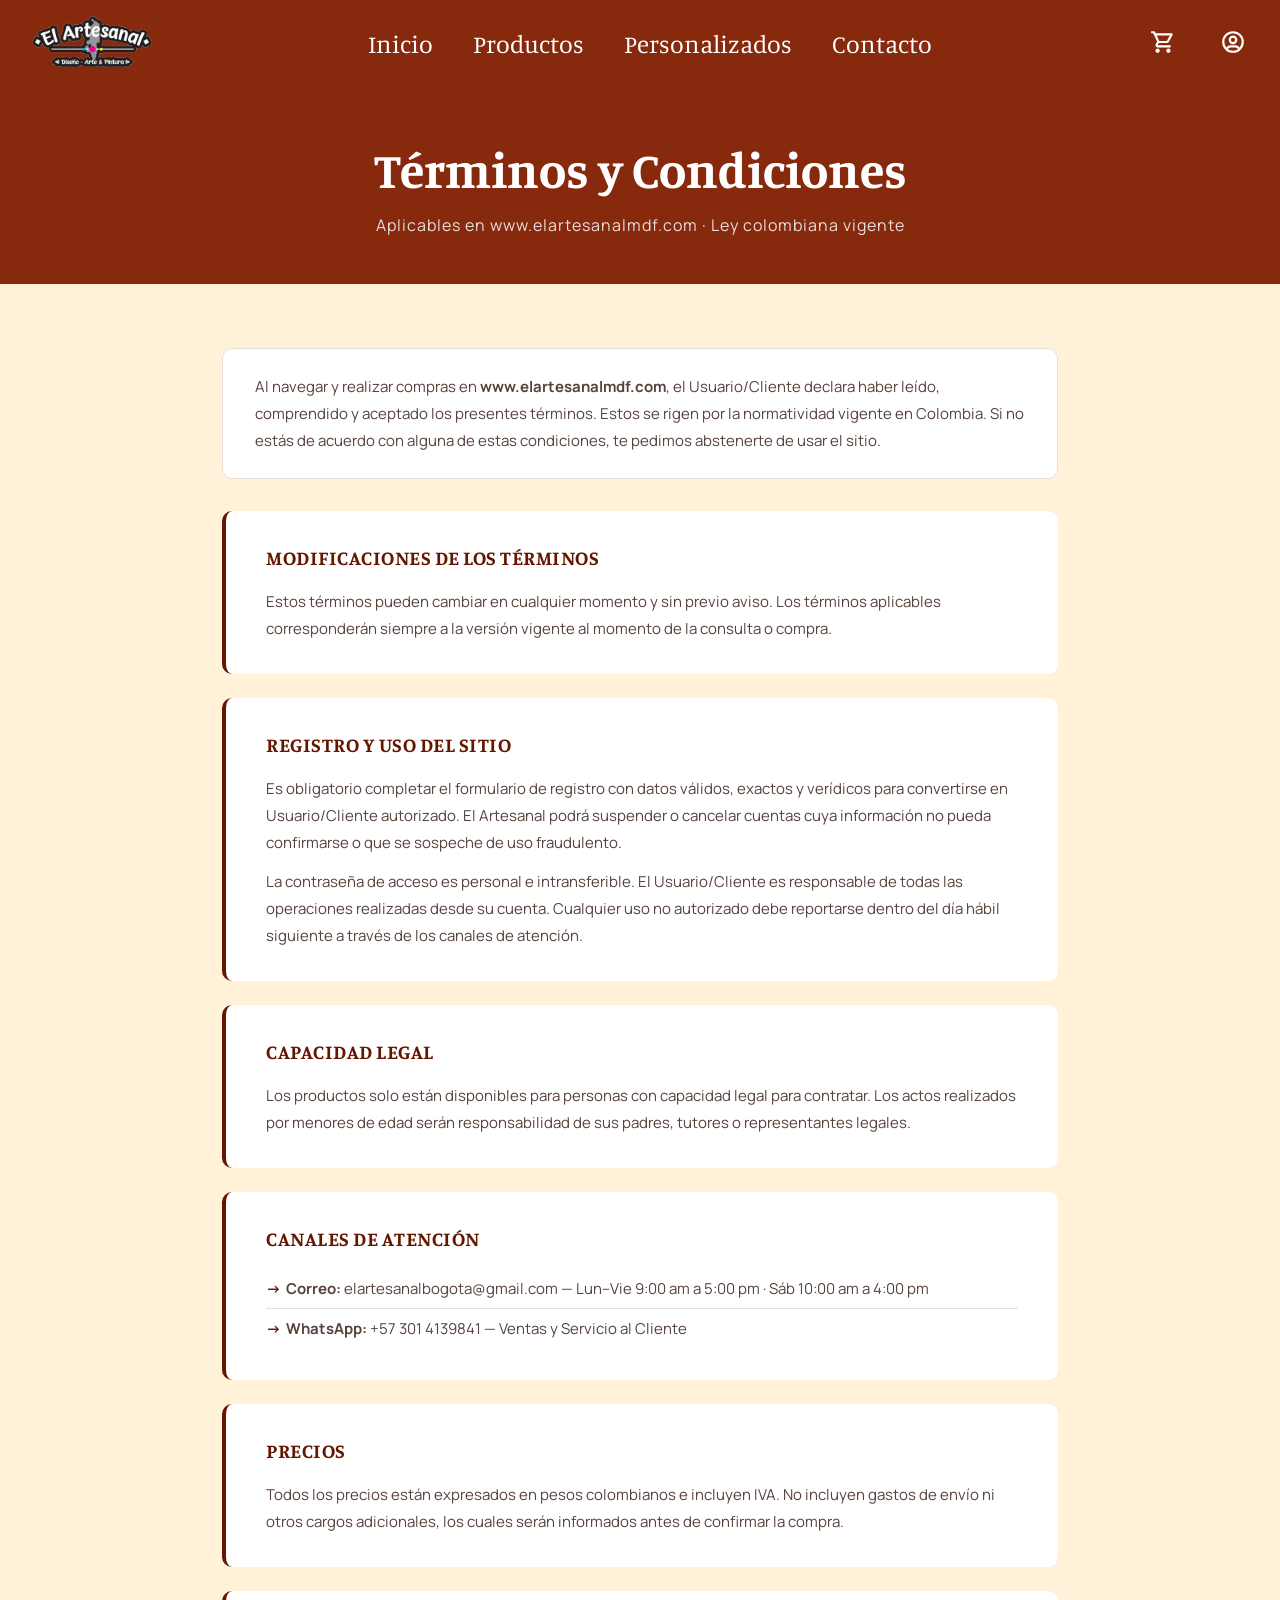
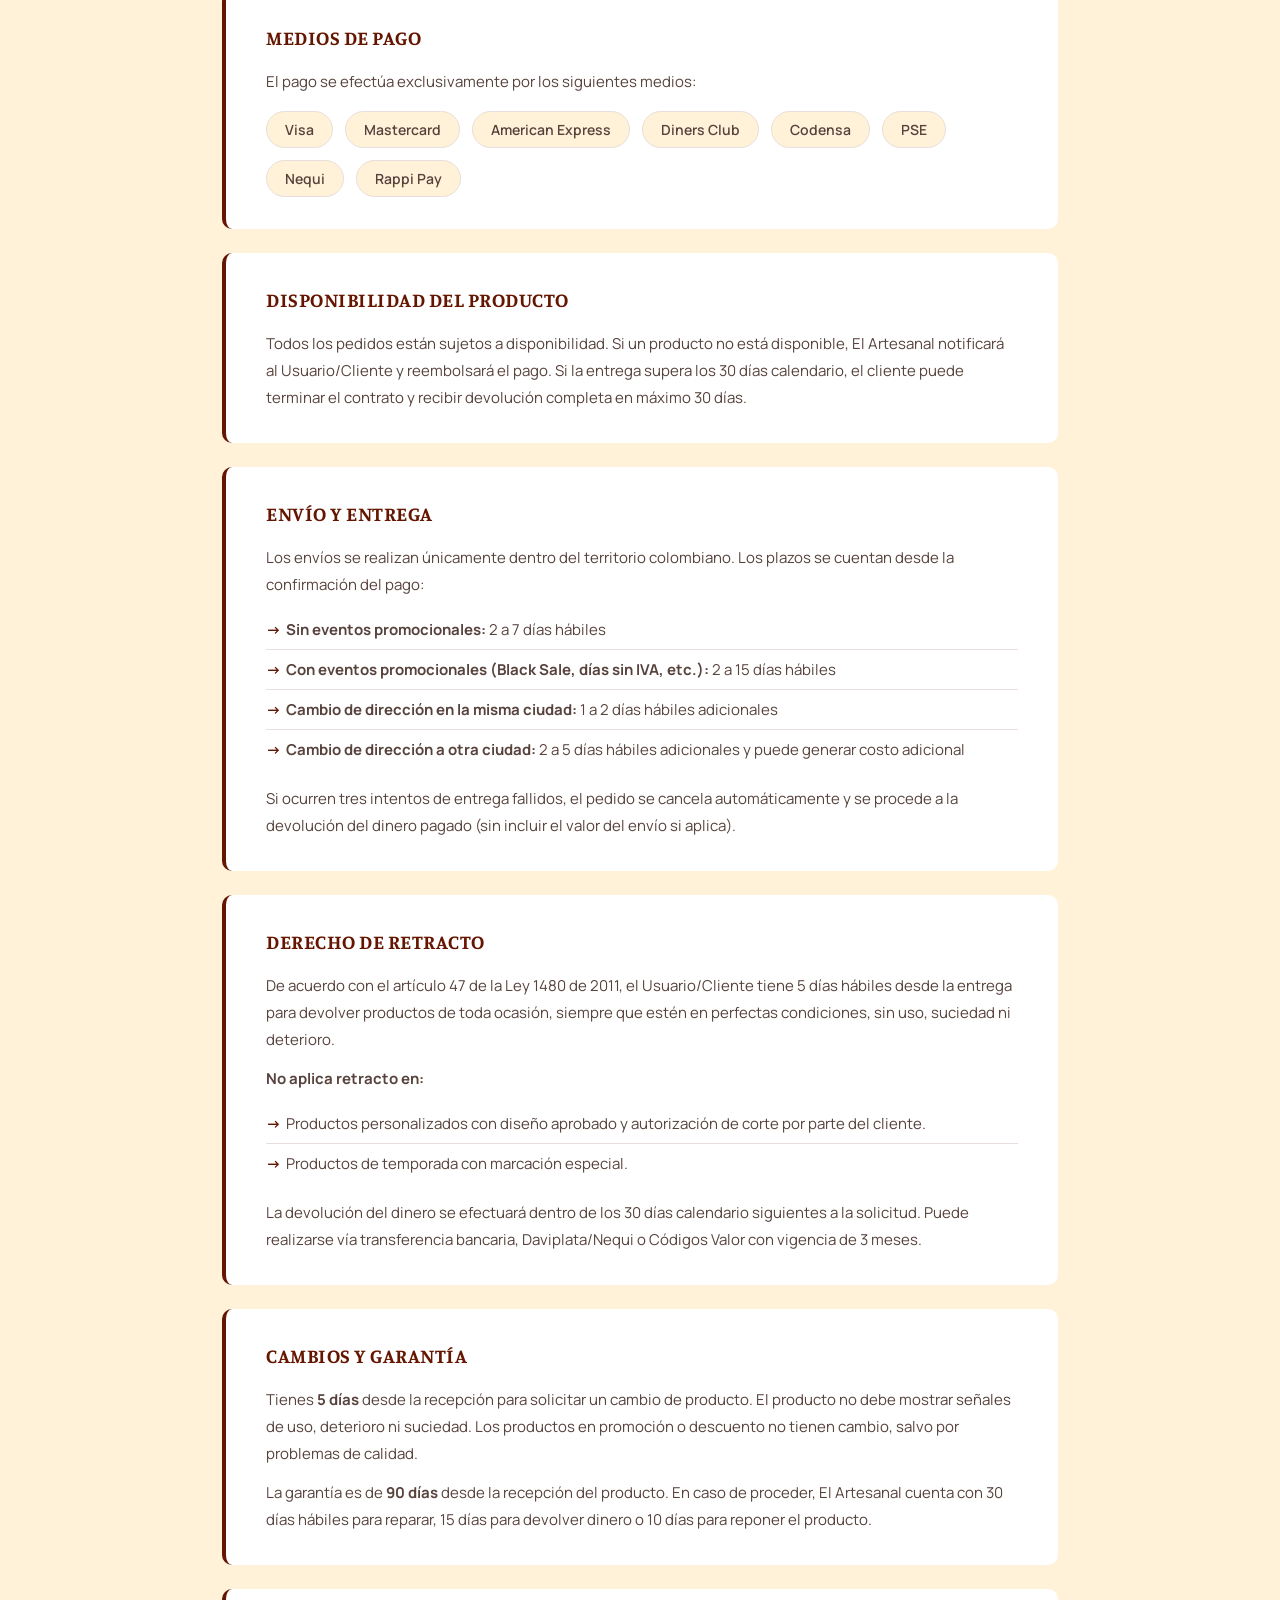
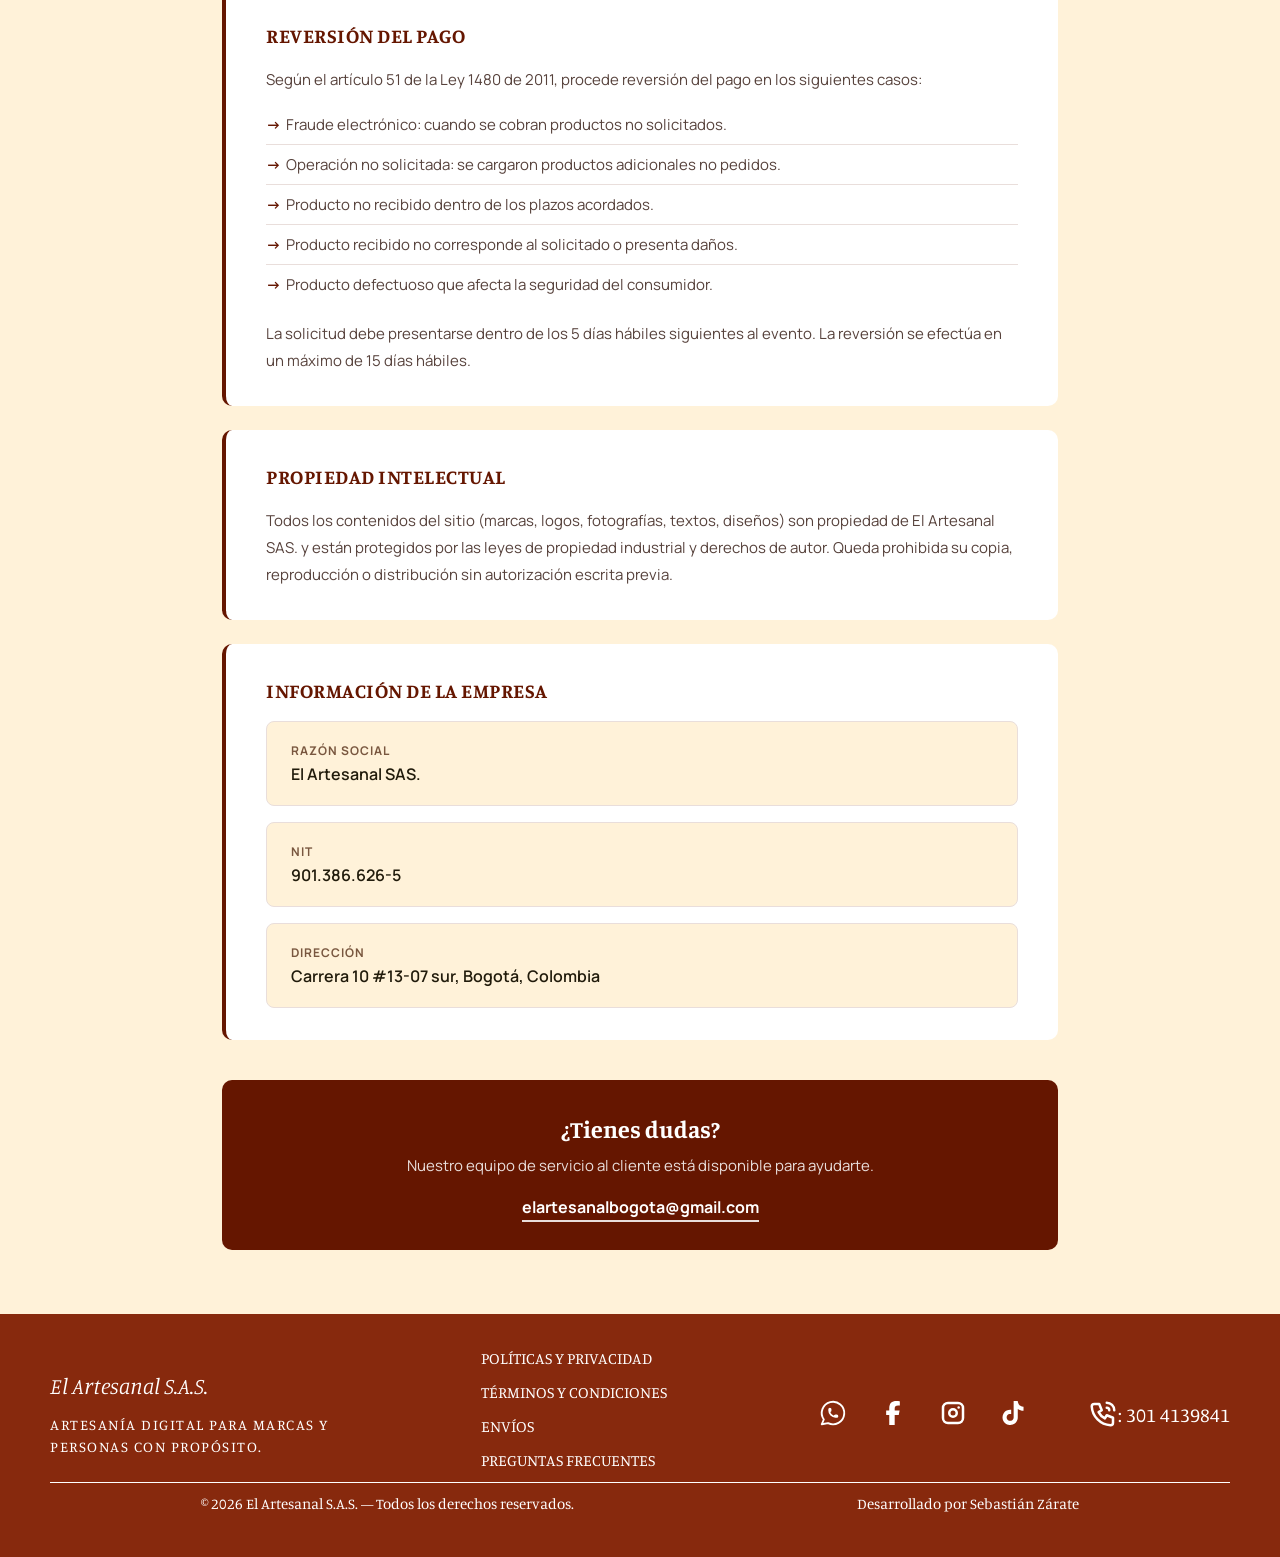
<file: html/terms.html>
<!DOCTYPE html>
<html lang="es">

<head>
    <meta charset="UTF-8">
    <meta name="viewport" content="width=device-width, initial-scale=1.0">
    <link rel="stylesheet" href="./../css/styles.css">
    <link rel="stylesheet" href="./../css/legal.css">
    <link rel="preconnect" href="https://fonts.googleapis.com">
    <link rel="preconnect" href="https://fonts.gstatic.com" crossorigin>
    <link
        href="https://fonts.googleapis.com/css2?family=Exo+2:ital,wght@0,100..900;1,100..900&family=Manrope:wght@200..800&family=Manuale:ital,wght@0,300..800;1,300..800&family=Story+Script&display=swap"
        rel="stylesheet">
    <title>Términos y Condiciones — El Artesanal</title>
</head>

<body>
    <header>
        <div class="header">
            <div class="logo">
                <a href="./index.html"><img class="logo_img" src="./../img/logo_el_arte_sas.png"
                        alt="Logo el artesanal"></a>
            </div>

            <button class="menu_btn" id="menuBtn">☰</button>

            <nav>
                <ul class="list_menu" id="list_menu">
                    <li class="list_item"><a href="./index.html" class="link_item">Inicio</a></li>
                    <li class="list_item"><a href="./products.html" class="link_item">Productos</a></li>
                    <li class="list_item"><a href="./customized.html" class="link_item">Personalizados</a></li>
                    <li class="list_item"><a href="./contact.html" class="link_item">Contacto</a></li>

                    <div class="menu_icons">
                        <a href="./cart.html" class="menu_icon_link">
                            <img src="./../img/shopping-cart.svg" alt="Carrito"> Carrito
                        </a>
                        <a href="./log_in.html" class="menu_icon_link">
                            <img src="./../img/user-circle.svg" alt="Mi cuenta"> Mi cuenta
                        </a>
                    </div>
                </ul>
            </nav>

            <div class="icons">
                <div class="icon_car"><a href="./cart.html"><img class="img_car" src="./../img/shopping-cart.svg"
                            alt="Carrito de compras"></a></div>
                <div class="icon_user"><a href="./log_in.html"><img class="img_user" src="./../img/user-circle.svg"
                            alt=""></a></div>
            </div>
        </div>
    </header>

    <main>
        <div class="page-hero">
            <h1 class="page-hero__title">Términos y Condiciones</h1>
            <p class="page-hero__subtitle">Aplicables en www.elartesanalmdf.com · Ley colombiana vigente</p>
        </div>

        <div class="page-wrapper">

            <p class="doc-intro">
                Al navegar y realizar compras en <strong>www.elartesanalmdf.com</strong>, el Usuario/Cliente declara
                haber leído, comprendido y aceptado los presentes términos. Estos se rigen por la normatividad vigente
                en Colombia. Si no estás de acuerdo con alguna de estas condiciones, te pedimos abstenerte de usar el
                sitio.
            </p>

            <!-- Modificaciones -->
            <div class="doc-section">
                <h2 class="doc-section__title">Modificaciones de los Términos</h2>
                <p class="doc-section__text">
                    Estos términos pueden cambiar en cualquier momento y sin previo aviso. Los términos aplicables
                    corresponderán siempre a la versión vigente al momento de la consulta o compra.
                </p>
            </div>

            <!-- Registro y usuario -->
            <div class="doc-section">
                <h2 class="doc-section__title">Registro y Uso del Sitio</h2>
                <p class="doc-section__text">
                    Es obligatorio completar el formulario de registro con datos válidos, exactos y verídicos para
                    convertirse en Usuario/Cliente autorizado. El Artesanal podrá suspender o cancelar cuentas cuya
                    información no pueda confirmarse o que se sospeche de uso fraudulento.
                </p>
                <p class="doc-section__text">
                    La contraseña de acceso es personal e intransferible. El Usuario/Cliente es responsable de todas las
                    operaciones realizadas desde su cuenta. Cualquier uso no autorizado debe reportarse dentro del día
                    hábil siguiente a través de los canales de atención.
                </p>
            </div>

            <!-- Capacidad legal -->
            <div class="doc-section">
                <h2 class="doc-section__title">Capacidad Legal</h2>
                <p class="doc-section__text">
                    Los productos solo están disponibles para personas con capacidad legal para contratar. Los actos
                    realizados por menores de edad serán responsabilidad de sus padres, tutores o representantes
                    legales.
                </p>
            </div>

            <!-- Canales de atención -->
            <div class="doc-section">
                <h2 class="doc-section__title">Canales de Atención</h2>
                <ul class="doc-list">
                    <li class="doc-list__item"><strong>Correo:</strong> elartesanalbogota@gmail.com — Lun–Vie 9:00 am a
                        5:00 pm · Sáb 10:00 am a 4:00 pm</li>
                    <li class="doc-list__item"><strong>WhatsApp:</strong> +57 301 4139841 — Ventas y Servicio al Cliente
                    </li>
                </ul>
            </div>

            <!-- Precios -->
            <div class="doc-section">
                <h2 class="doc-section__title">Precios</h2>
                <p class="doc-section__text">
                    Todos los precios están expresados en pesos colombianos e incluyen IVA. No incluyen gastos de envío
                    ni otros cargos adicionales, los cuales serán informados antes de confirmar la compra.
                </p>
            </div>

            <!-- Medios de pago -->
            <div class="doc-section">
                <h2 class="doc-section__title">Medios de Pago</h2>
                <p class="doc-section__text">El pago se efectúa exclusivamente por los siguientes medios:</p>
                <div class="payment-grid">
                    <span class="payment-tag">Visa</span>
                    <span class="payment-tag">Mastercard</span>
                    <span class="payment-tag">American Express</span>
                    <span class="payment-tag">Diners Club</span>
                    <span class="payment-tag">Codensa</span>
                    <span class="payment-tag">PSE</span>
                    <span class="payment-tag">Nequi</span>
                    <span class="payment-tag">Rappi Pay</span>
                </div>
            </div>

            <!-- Disponibilidad -->
            <div class="doc-section">
                <h2 class="doc-section__title">Disponibilidad del Producto</h2>
                <p class="doc-section__text">
                    Todos los pedidos están sujetos a disponibilidad. Si un producto no está disponible, El Artesanal
                    notificará al Usuario/Cliente y reembolsará el pago. Si la entrega supera los 30 días calendario, el
                    cliente puede terminar el contrato y recibir devolución completa en máximo 30 días.
                </p>
            </div>

            <!-- Envío y entrega -->
            <div class="doc-section">
                <h2 class="doc-section__title">Envío y Entrega</h2>
                <p class="doc-section__text">Los envíos se realizan únicamente dentro del territorio colombiano. Los
                    plazos se cuentan desde la confirmación del pago:</p>
                <ul class="doc-list">
                    <li class="doc-list__item"><strong>Sin eventos promocionales:</strong> 2 a 7 días hábiles</li>
                    <li class="doc-list__item"><strong>Con eventos promocionales (Black Sale, días sin IVA,
                            etc.):</strong> 2 a 15 días hábiles</li>
                    <li class="doc-list__item"><strong>Cambio de dirección en la misma ciudad:</strong> 1 a 2 días
                        hábiles adicionales</li>
                    <li class="doc-list__item"><strong>Cambio de dirección a otra ciudad:</strong> 2 a 5 días hábiles
                        adicionales y puede generar costo adicional</li>
                </ul>
                <p class="doc-section__text" style="margin-top: 1.6rem;">
                    Si ocurren tres intentos de entrega fallidos, el pedido se cancela automáticamente y se procede a la
                    devolución del dinero pagado (sin incluir el valor del envío si aplica).
                </p>
            </div>

            <!-- Derecho de retracto -->
            <div class="doc-section">
                <h2 class="doc-section__title">Derecho de Retracto</h2>
                <p class="doc-section__text">
                    De acuerdo con el artículo 47 de la Ley 1480 de 2011, el Usuario/Cliente tiene 5 días hábiles desde
                    la entrega para devolver productos de toda ocasión, siempre que estén en perfectas condiciones, sin
                    uso, suciedad ni deterioro.
                </p>
                <p class="doc-section__text"><strong>No aplica retracto en:</strong></p>
                <ul class="doc-list">
                    <li class="doc-list__item">Productos personalizados con diseño aprobado y autorización de corte por
                        parte del cliente.</li>
                    <li class="doc-list__item">Productos de temporada con marcación especial.</li>
                </ul>
                <p class="doc-section__text" style="margin-top:1.6rem;">
                    La devolución del dinero se efectuará dentro de los 30 días calendario siguientes a la solicitud.
                    Puede realizarse vía transferencia bancaria, Daviplata/Nequi o Códigos Valor con vigencia de 3
                    meses.
                </p>
            </div>

            <!-- Cambios y garantía -->
            <div class="doc-section">
                <h2 class="doc-section__title">Cambios y Garantía</h2>
                <p class="doc-section__text">
                    Tienes <strong>5 días</strong> desde la recepción para solicitar un cambio de producto. El producto
                    no debe mostrar señales de uso, deterioro ni suciedad. Los productos en promoción o descuento no
                    tienen cambio, salvo por problemas de calidad.
                </p>
                <p class="doc-section__text">
                    La garantía es de <strong>90 días</strong> desde la recepción del producto. En caso de proceder, El
                    Artesanal cuenta con 30 días hábiles para reparar, 15 días para devolver dinero o 10 días para
                    reponer el producto.
                </p>
            </div>

            <!-- Reversión de pago -->
            <div class="doc-section">
                <h2 class="doc-section__title">Reversión del Pago</h2>
                <p class="doc-section__text">Según el artículo 51 de la Ley 1480 de 2011, procede reversión del pago en
                    los siguientes casos:</p>
                <ul class="doc-list">
                    <li class="doc-list__item">Fraude electrónico: cuando se cobran productos no solicitados.</li>
                    <li class="doc-list__item">Operación no solicitada: se cargaron productos adicionales no pedidos.
                    </li>
                    <li class="doc-list__item">Producto no recibido dentro de los plazos acordados.</li>
                    <li class="doc-list__item">Producto recibido no corresponde al solicitado o presenta daños.</li>
                    <li class="doc-list__item">Producto defectuoso que afecta la seguridad del consumidor.</li>
                </ul>
                <p class="doc-section__text" style="margin-top:1.6rem;">
                    La solicitud debe presentarse dentro de los 5 días hábiles siguientes al evento. La reversión se
                    efectúa en un máximo de 15 días hábiles.
                </p>
            </div>

            <!-- Propiedad intelectual -->
            <div class="doc-section">
                <h2 class="doc-section__title">Propiedad Intelectual</h2>
                <p class="doc-section__text">
                    Todos los contenidos del sitio (marcas, logos, fotografías, textos, diseños) son propiedad de El
                    Artesanal SAS. y están protegidos por las leyes de propiedad industrial y derechos de autor. Queda
                    prohibida su copia, reproducción o distribución sin autorización escrita previa.
                </p>
            </div>

            <!-- Información de empresa -->
            <div class="doc-section">
                <h2 class="doc-section__title">Información de la Empresa</h2>
                <div class="doc-highlight">
                    <p class="doc-highlight__label">Razón Social</p>
                    <p class="doc-highlight__value">El Artesanal SAS.</p>
                </div>
                <div class="doc-highlight">
                    <p class="doc-highlight__label">NIT</p>
                    <p class="doc-highlight__value">901.386.626-5</p>
                </div>
                <div class="doc-highlight">
                    <p class="doc-highlight__label">Dirección</p>
                    <p class="doc-highlight__value">Carrera 10 #13-07 sur, Bogotá, Colombia</p>
                </div>
            </div>

            <div class="contact-banner">
                <h3 class="contact-banner__title">¿Tienes dudas?</h3>
                <p class="contact-banner__text">Nuestro equipo de servicio al cliente está disponible para ayudarte.</p>
                <a href="mailto:elartesanalbogota@gmail.com"
                    class="contact-banner__link">elartesanalbogota@gmail.com</a>
            </div>

        </div>
    </main>

    <footer>
        <div class="footer">
            <div class="footer_top">
                <div class="brand">
                    <h2 class="title_footer">El Artesanal S.A.S.</h2>
                    <p class="p_footer">Artesanía digital para marcas y <br>personas con propósito.</p>
                </div>
                <div class="regulation">
                    <ul class="list_regulation">
                        <li class="list_item_footer"><a class="link_item_footer" href="./privacy.html">Políticas y
                                privacidad</a></li>
                        <li class="list_item_footer"><a class="link_item_footer" href="">Términos y condiciones</a></li>
                        <li class="list_item_footer"><a class="link_item_footer" href="./shipping.html">Envíos</a></li>
                        <li class="list_item_footer"><a class="link_item_footer" href="./faq.html">Preguntas
                                frecuentes</a></li>
                    </ul>
                </div>
                <div class="contact">
                    <ul class="img_footer">
                        <li class="list_item_footer_img">
                            <a target="_blank"
                                href="https://api.whatsapp.com/send/?phone=%2B573014139841&text&type=phone_number&app_absent=0"
                                class="link_item_footer_img">
                                <img src="./../img/brand-whatsapp.svg" alt="WhatsApp" class="contact_img_footer">
                            </a>
                        </li>
                        <li class="list_item_footer_img">
                            <a target="_blank" href="https://www.facebook.com/ElartesanalDisenoyArte/"
                                class="link_item_footer_img">
                                <img src="./../img/brand-facebook.svg" alt="Facebook" class="contact_img_footer">
                            </a>
                        </li>
                        <li class="list_item_footer_img">
                            <a target="_blank" href="https://www.instagram.com/elartesanaldisenoyarte/"
                                class="link_item_footer_img">
                                <img src="./../img/brand-instagram.svg" alt="Instagram" class="contact_img_footer">
                            </a>
                        </li>
                        <li class="list_item_footer_img">
                            <a target="_blank" href="https://www.tiktok.com/@elartesanaldisenoyarte"
                                class="link_item_footer_img">
                                <img src="./../img/brand-tiktok.svg" alt="TikTok" class="contact_img_footer">
                            </a>
                        </li>
                        <li class="list_item_footer_img">
                            <img src="./../img/phone-call.svg" alt="" class="contact_img_footer img_contact">
                        </li>
                        <p class="phone_number_footer">: 301 4139841</p>
                    </ul>
                </div>
            </div>
            <div class="footer_bottom">
                <p>© 2026 El Artesanal S.A.S. — Todos los derechos reservados.</p>
                <p>Desarrollado por Sebastián Zárate</p>
            </div>
        </div>
    </footer>

    <script src="./../js/script.js"></script>
</body>

</html>
</file>
<file: css/styles.css>
* {
    margin: 0;
    padding: 0;
    box-sizing: border-box;
}

:root {
    --primary: #651600;
    /* títulos, botón principal */
    --primary-dark: #87290d;
    /* navbar */
    --on-primary: #ffffff;
    /* texto sobre botón */

    --secondary: #79573f;
    /* botón secundario, acentos */

    --bg: #fff2d9;
    /* fondo de la página */
    --surface: #ffffff;
    /* tarjetas y contenedores */

    --text: #211b0b;
    /* texto principal */
    --text-muted: #57423c;
    /* texto secundario / párrafos */

    --border: #e9dedb;
    /* bordes sutiles */

    --primary-Font: "Manuale", serif;
    --secondary-Font: "Manrope", sans-serif;
}

html {
    font-size: 62.5%;
}

body {
    display: flex;
    flex-direction: column;
    min-height: 100vh;
    font-family: var(--primary-Font);
    background-color: var(--bg);
}

.header {
    display: flex;
    padding: 1.6rem 3.2rem;
    justify-content: space-between;
    align-items: center;
    background-color: var(--primary-dark);
}

.logo {
    width: 12rem;
}

.logo_img {
    width: 100%;
}

.menu_btn {
    display: none;
    background-color: none;
    border: none;
    font-size: 5rem;
    cursor: pointer;
}

.list_menu {
    display: flex;
    gap: 40px;
}

.list_item {
    list-style: none;
}

.link_item {
    text-decoration: none;
    text-align: center;
    font-size: 2.5rem;
    color: var(--on-primary);
}

.menu_icons{
    display: none;
}

.button_pry {
    background-color: var(--primary);
    border-radius: 1rem;
    border: none;
    padding: 1.6rem 3.2rem;
    margin: 10px;
    transition: .4s;
}

.button_pry>a {
    text-decoration: none;
    font-size: 2rem;
    text-transform: capitalize;
    font-family: var(--primary-Font);
    color: var(--on-primary);
}

.button_pry:hover {
    transition: .4s;
    background: #87290d;
    transform: translateY(-4px);
}

.button_sec {
    background-color: transparent;
    border-radius: 1rem;
    border: 2px solid rgb(222 192 184 / 0.2);
    padding: 1.6rem 3.2rem;
    margin: 10px;
    transition: .4s;
}

.button_sec>a {
    text-decoration: none;
    font-family: var(--secondary-Font);
    font-size: 2rem;
    color: var(--secondary);
}

.button_sec:hover {
    transition: .4s;
    background: #eee1c8;
}

.card {
    width: 400px;
    height: 520px;
    background-color: var(--surface);
    text-decoration: none;
    color: var(--text);
    transition: box-shadow .3s;
}

.card:hover {
    box-shadow: 0px 0px 10px black;
}

.img_container {
    width: 400px;
    height: 300px;
    overflow: hidden;
}

.img_card {
    width: 100%;
    object-fit: cover;
    transition: transform .4s;
}

.card:hover .img_card {
    transform: scale(1.2);
}

.content_card {
    padding: 10px;
}

.text {
    margin-bottom: 5px;
}

.type_product {
    font-family: var(--secondary-Font);
    font-size: 1.2rem;
}

.title_product {
    font-size: 2.4rem;
}

.description {
    font-family: var(--secondary-Font);
    font-size: 1.6rem;
}

.price_button {
    display: flex;
    justify-content: space-between;
    align-items: center;
    margin-top: 25px;
    font-family: var(--secondary-Font);
}

.price {
    font-size: 2.4rem;
}

.button_ter {
    background-color: var(--primary);
    color: var(--on-primary);
    border: none;
    font-family: var(--secondary-Font);
    font-size: 1.6rem;
    padding: 10px;
    font-weight: bold;
}

.button_ter:hover {
    transition: .2s;
    background: #87290d;
}


.icons {
    display: flex;
    align-items: center;
    gap: 4rem;
}

.icon_car {
    width: 3rem;
    padding: 2px;
}

.icon_user {
    width: 3rem;
    padding: 2px;
}

.img_car {
    width: 100%;
}

.img_user {
    width: 100%;
}

footer {
    margin-top: auto;
    background-color: var(--primary-dark);
    padding: 3.2rem;
}

.footer {
    margin: auto;
    width: 97%;
}

.footer_top {
    display: flex;
    justify-content: space-between;
    align-items: center;
}

.brand {
    font-size: 1.5rem;
    color: var(--on-primary);
}

.title_footer {
    margin-bottom: 12px;
    font-style: italic;
    font-weight: lighter;
}

.p_footer {
    letter-spacing: 1.5px;
    text-transform: uppercase;
}

.img_footer {
    display: flex;
    align-items: center;
    gap: 30px;
}

.list_item_footer_img {
    display: flex;
    width: 3rem;
    list-style: none;
}

.list_item_footer {
    margin-bottom: 1rem;
    list-style: none;
}

.link_item_footer {
    font-size: 1.6rem;
    text-transform: uppercase;
    color: var(--on-primary);
    text-decoration: none;
}

.contact_img_footer {
    width: 100%;
}

.img_contact {
    margin-left: 3rem;
}

.phone_number_footer {
    color: var(--on-primary);
    font-size: 2rem;
}

.footer_bottom {
    display: flex;
    justify-content: space-around;
    align-items: center;
    padding: 10px;
    border-top: 1px solid var(--on-primary);
}


.footer_bottom>p {
    color: var(--on-primary);
    font-size: 1.5rem;
}

@media (max-width: 820px) {
    .header {
        position: sticky;
        top: 0;
        z-index: 100;
    }

    .menu_btn {
        display: block;
        background-color: transparent;
        border: none;
        font-size: 3rem;
        color: var(--on-primary);
        cursor: pointer;
        order: 3;
    }

    nav {
        order: 2;
    }

    .icons {
        display: none;
    }

    .list_menu {
        z-index: 99;
        position: fixed;
        top: 0;
        left: 0;
        width: 70%;
        height: 100dvh;
        background-color: var(--primary-dark);
        flex-direction: column;
        justify-content: flex-start;
        gap: 0;
        padding: 8rem 2.4rem 2.4rem;
        clip-path: circle(0px at 0% 0%);
        transition: clip-path 0.4s ease;
        pointer-events: none;
    }

    .list_menu.active {
        clip-path: circle(1500px at 0% 0%);
        pointer-events: all;
    }

    .list_item {
        opacity: 0;
        transform: translateY(20px);
        transition: opacity 0.3s ease, transform 0.3s ease;
        border-bottom: 1px solid rgba(255, 255, 255, 0.1);
        padding: 1.2rem 0;
    }

    .list_item.active {
        opacity: 1;
        transform: translateY(0);
    }

    .list_item:nth-child(1) { transition-delay: 0.1s; }
    .list_item:nth-child(2) { transition-delay: 0.2s; }
    .list_item:nth-child(3) { transition-delay: 0.3s; }
    .list_item:nth-child(4) { transition-delay: 0.4s; }

    .menu_icons {
        display: flex;
        flex-direction: column;
        gap: 0;
        padding: 2rem 0 0;
        margin-top: auto;
        border-top: 1px solid rgba(255, 255, 255, 0.15);
    }

    .menu_icon_link {
        display: flex;
        align-items: center;
        gap: 1rem;
        text-decoration: none;
        color: var(--on-primary);
        font-family: var(--secondary-Font);
        font-size: 1.6rem;
        padding: 1.2rem 0;
        border-bottom: 1px solid rgba(255, 255, 255, 0.08);
    }

    .menu_icon_link:last-child {
        border-bottom: none;
    }

    .menu_icon_link img {
        width: 2.4rem;
        filter: brightness(0) invert(1);
    }

    .footer_top {
        flex-direction: column;
        gap: 2.4rem;
    }

    .brand {
        text-align: center;
    }

    .regulation {
        text-align: center;
    }

    .img_footer {
        justify-content: center;
        flex-wrap: wrap;
        gap: 1.6rem;
    }

    .phone_number_footer {
        width: 100%;
        text-align: center;
    }

    .img_contact {
        margin-left: 0;
    }

    .footer_bottom {
        flex-direction: column;
        gap: 0.8rem;
        text-align: center;
    }
}

@media (max-width: 480px) {
    .footer {
        width: 100%;
    }

    .link_item_footer {
        font-size: 1.4rem;
    }
}
</file>
<file: css/home.css>
@import 'styles.css';


.intro {
    display: flex;
    justify-content: space-around;
    align-items: center;
    height: 800px;
}

.first_content {
    width: 500px;
}

.title_brand {
    font-size: 8rem;
    color: var(--primary);
}

.pharagrap_brand {
    width: 100%;
    font-size: 1.5rem;
    padding: 5px;
    margin-bottom: 20px;
    font-family: var(--secondary-Font);
}

.img_container_first_content {
    width: 700px;
    height: 700px;
}

.img_first_content {
    width: 100%;
    height: 100%;
    overflow: hidden;
    object-fit: cover;
    border-radius: 2rem;
    transition: .6s;
    box-shadow: 0px 0px 10px gray;
    rotate: -2deg;
}

.img_first_content:hover {
    transition: .6s;
    rotate: 0deg;
}

.container {
    width: 100%;
    height: 800px;
    background-color: var(--surface);
    padding: 9.6rem 3.2rem;
}

.header_featured_products {
    display: flex;
    justify-content: space-around;
    align-items: end;
}

.title_head_featured {
    flex-direction: column;
    font-size: 4.8rem;
    color: var(--text-muted);
}

.line_title {
    width: 100px;
    height: 5px;
    background-color: var(--border);
}

.see_all {
    font-size: 1.6rem;
    font-family: var(--secondary-Font);
    text-decoration: none;
    color: var(--text);
}

.see_all:hover {
    text-decoration: underline;
    text-underline-offset: 8px;
}

.featured_products {
    display: flex;
    justify-content: center;
    align-items: center;
    gap: 25px;
    margin-top: 60px;
}

.last_part {
    padding: 48px;
    transition: 0.4s;
}

.configure_material {
    width: 900px;
    background-color: var(--surface);
    border-radius: 2rem;
    margin: auto;
    padding: 48px;
}

.title_configure {
    text-align: center;
    color: var(--primary);
    font-size: 4rem;
}

.text_configure {
    text-align: center;
    font-size: 1.6rem;
    font-family: var(--secondary-Font);
}

.material {
    display: flex;
    justify-content: space-between;
    align-items: center;
    margin: 48px 0;
}

.card_material {
    border-radius: 0.5rem;
    width: 250px;
    padding: 20px;
    text-align: center;
    transition: 0.4;
    margin: 10px 0;
}

.card_material:hover {
    border: 1px solid var(--primary);
    background-color: rgba(185, 185, 185, 0.534);
    transition: 0.4s;
}

.img_material {
    width: 40px;
}

.title_material {
    font-family: var(--secondary-Font);
    font-size: 1.6rem;
}

.estimated_price {
    display: flex;
    justify-content: space-between;
    align-items: center;
    width: 100%;
    font-family: var(--secondary-Font);
    background-color: var(--bg);
    padding: 32px;
}

.title_estimated {
    font-size: 2rem;
}

.text_estimated {
    font-size: 1.4rem;
}

.text_price {
    font-size: 3rem;
    font-weight: bold;
    color: var(--primary);
}

.continue_estimated {
    border-radius: 0.3rem;
    padding: 12px 24px;
    margin: 0;
    background-color: var(--secondary);
    border: none;
    transition: .4s;
}

.continue_estimated>a {
    text-decoration: none;
    font-size: 1.6rem;
    color: var(--surface);
    font-weight: bold;
}

.continue_estimated:hover {
    transition: .4s;
    transform: translateY(-3px);
}

@media (max-width: 1024px) {
    .intro {
        height: auto;
        padding: 6rem 3.2rem;
        gap: 3.2rem;
    }

    .first_content {
        width: 100%;
        max-width: 480px;
    }

    .title_brand {
        font-size: 5.6rem;
    }

    .img_container_first_content {
        width: 420px;
        height: 420px;
    }

    .container {
        height: auto;
        padding: 6rem 2rem;
    }

    .featured_products {
        flex-wrap: wrap;
        justify-content: center;
    }

    .configure_material {
        width: 100%;
        max-width: 700px;
    }
}

@media (max-width: 820px) {
    .intro {
        flex-direction: column;
        padding: 4rem 2rem;
        text-align: center;
        gap: 2.4rem;
    }

    .first_content {
        width: 100%;
    }

    .title_brand {
        font-size: 4rem;
    }

    .pharagrap_brand {
        font-size: 1.4rem;
    }

    .img_container_first_content {
        width: 100%;
        height: 300px;
    }

    .img_first_content {
        rotate: 0deg;
    }

    .header_featured_products {
        flex-direction: column;
        align-items: flex-start;
        gap: 1rem;
        padding: 0 1rem;
    }

    .title_head_featured {
        font-size: 3.2rem;
    }

    .last_part {
        padding: 3.2rem 1.6rem;
    }

    .configure_material {
        width: 100%;
        padding: 2.4rem;
    }

    .title_configure {
        font-size: 2.8rem;
    }

    .material {
        flex-wrap: wrap;
        justify-content: center;
        gap: 1.2rem;
    }

    .card_material {
        width: 100%;
    }

    .estimated_price {
        flex-direction: column;
        gap: 1.6rem;
        text-align: center;
        padding: 2rem;
    }

    .continue_estimated {
        width: 100%;
    }
}

@media (max-width: 480px) {
    .title_brand {
        font-size: 3.2rem;
    }

    .links_first_content {
        display: flex;
        flex-direction: column;
        align-items: center;
    }

    .button_pry,
    .button_sec {
        width: 100%;
        text-align: center;
        margin: 6px 0;
    }
}
</file>
<file: css/cart.css>
@import 'styles.css';

.cart-main {
    width: 92%;
    max-width: 1400px;
    margin: 0 auto;
    padding: 6.4rem 0 9.6rem;
}

.cart-title-block {
    margin-bottom: 5.6rem;
}

.cart-title {
    font-family: var(--primary-Font);
    font-size: 7rem;
    color: var(--primary);
    font-style: italic;
    line-height: 1;
}

.cart-title-line {
    width: 8rem;
    height: 4px;
    background-color: var(--primary);
    border-radius: 999px;
    margin-top: 1.6rem;
}

.cart-layout {
    display: flex;
    align-items: flex-start;
    gap: 4.8rem;
}

.cart-items {
    flex: 1;
    display: flex;
    flex-direction: column;
    gap: 2.4rem;
}

.cart-item {
    display: flex;
    gap: 3.2rem;
    background-color: var(--surface);
    border-radius: 1rem;
    padding: 3.2rem;
    border: 1px solid var(--border);
    transition: box-shadow 0.3s;
}

.cart-item:hover {
    box-shadow: 0 4px 24px rgba(101, 22, 0, 0.08);
}

.cart-item__img-wrap {
    width: 16rem;
    height: 16rem;
    flex-shrink: 0;
    overflow: hidden;
    border-radius: 0.8rem;
    background-color: var(--bg);
}

.cart-item__img {
    width: 100%;
    height: 100%;
    object-fit: cover;
    transition: transform 0.4s;
}

.cart-item:hover .cart-item__img {
    transform: scale(1.05);
}

.cart-item__body {
    flex: 1;
    display: flex;
    flex-direction: column;
    justify-content: space-between;
}

.cart-item__top {
    display: flex;
    justify-content: space-between;
    align-items: flex-start;
    gap: 2rem;
}

.cart-item__category {
    font-family: var(--secondary-Font);
    font-size: 1.2rem;
    text-transform: uppercase;
    letter-spacing: 1.5px;
    color: var(--secondary);
    font-weight: 600;
    margin-bottom: 0.6rem;
}

.cart-item__name {
    font-family: var(--primary-Font);
    font-size: 2.4rem;
    color: var(--text);
    font-weight: 700;
    margin-bottom: 0.8rem;
}

.cart-item__desc {
    font-family: var(--secondary-Font);
    font-size: 1.4rem;
    color: var(--text-muted);
    line-height: 1.6;
}

.cart-item__delete {
    background: none;
    border: none;
    font-size: 1.8rem;
    color: var(--border);
    cursor: pointer;
    padding: 0.4rem;
    transition: color 0.3s;
    flex-shrink: 0;
    line-height: 1;
}

.cart-item__delete:hover {
    color: var(--primary);
}

.cart-item__bottom {
    display: flex;
    justify-content: space-between;
    align-items: center;
    margin-top: 2.4rem;
}

.qty-control {
    display: flex;
    align-items: center;
    background-color: var(--bg);
    border: 1px solid var(--border);
    border-radius: 0.6rem;
    overflow: hidden;
}

.qty-btn {
    background: none;
    border: none;
    padding: 1rem 1.8rem;
    font-size: 2rem;
    color: var(--text-muted);
    cursor: pointer;
    transition: color 0.3s, background-color 0.3s;
    font-family: var(--secondary-Font);
    line-height: 1;
}

.qty-btn:hover {
    color: var(--primary);
    background-color: var(--border);
}

.qty-value {
    padding: 1rem 2.4rem;
    font-family: var(--secondary-Font);
    font-size: 1.6rem;
    font-weight: 700;
    color: var(--text);
    min-width: 4rem;
    text-align: center;
}

.cart-item__price {
    font-family: var(--primary-Font);
    font-size: 2.8rem;
    font-weight: 700;
    color: var(--text);
}

.cart-back {
    display: inline-flex;
    align-items: center;
    gap: 0.8rem;
    font-family: var(--secondary-Font);
    font-size: 1.5rem;
    font-weight: 700;
    color: var(--secondary);
    text-decoration: none;
    margin-top: 0.8rem;
    transition: color 0.3s, gap 0.3s;
}

.cart-back:hover {
    color: var(--primary);
    gap: 1.4rem;
}

.cart-summary {
    width: 40rem;
    flex-shrink: 0;
    position: sticky;
    top: 3.2rem;
    display: flex;
    flex-direction: column;
    gap: 2rem;
}

.summary-box {
    background-color: var(--surface);
    border-radius: 1rem;
    padding: 3.2rem;
    border-left: 4px solid var(--primary);
    border-top: 1px solid var(--border);
    border-right: 1px solid var(--border);
    border-bottom: 1px solid var(--border);
    display: flex;
    flex-direction: column;
    gap: 1.6rem;
}

.summary-box__title {
    font-family: var(--primary-Font);
    font-size: 2.6rem;
    color: var(--text);
    font-weight: 700;
    margin-bottom: 0.8rem;
}

.summary-row {
    display: flex;
    justify-content: space-between;
    align-items: center;
}

.summary-row__label {
    font-family: var(--secondary-Font);
    font-size: 1.5rem;
    color: var(--text-muted);
    font-weight: 500;
}

.summary-row__value {
    font-family: var(--secondary-Font);
    font-size: 1.5rem;
    color: var(--text);
    font-weight: 600;
}

.summary-row__value--muted {
    font-style: italic;
    color: var(--text-muted);
    font-weight: 400;
    font-size: 1.3rem;
}

.summary-total {
    display: flex;
    justify-content: space-between;
    align-items: center;
    padding-top: 1.6rem;
    border-top: 1px solid var(--border);
    margin-top: 0.8rem;
}

.summary-total__label {
    font-family: var(--primary-Font);
    font-size: 2.2rem;
    color: var(--text);
    font-weight: 700;
}

.summary-total__value {
    font-family: var(--primary-Font);
    font-size: 3.4rem;
    color: var(--primary);
    font-weight: 700;
}

.btn-checkout {
    width: 100%;
    cursor: pointer;
    margin: 0.8rem 0 0;
    border-radius: 0.8rem;
}

.summary-badges {
    display: flex;
    flex-direction: column;
    gap: 0.8rem;
    background-color: var(--bg);
    border-radius: 0.6rem;
    padding: 1.6rem;
}

.summary-badge {
    font-family: var(--secondary-Font);
    font-size: 1.3rem;
    color: var(--text-muted);
}

.payment-note {
    display: flex;
    align-items: center;
    gap: 1.6rem;
    border: 1px solid var(--border);
    border-radius: 0.8rem;
    padding: 1.6rem 2rem;
    background-color: var(--surface);
}

.payment-note__icons {
    font-size: 2rem;
    flex-shrink: 0;
}

.payment-note__text {
    font-family: var(--secondary-Font);
    font-size: 1.1rem;
    text-transform: uppercase;
    letter-spacing: 1.5px;
    font-weight: 700;
    color: var(--text-muted);
}

@media (max-width: 1024px) {
    .cart-main {
        width: 95%;
        padding: 4.8rem 0 6.4rem;
    }

    .cart-layout {
        gap: 2.4rem;
    }

    .cart-summary {
        width: 30rem;
    }

    .cart-title {
        font-size: 5.6rem;
    }
}

@media (max-width: 820px) {
    .cart-layout {
        flex-direction: column;
        align-items: center;
    }

    .cart-summary {
        width: 100%;
        position: static;
    }

    .cart-title {
        font-size: 4.8rem;
    }

    .cart-items{
        width: 100%;
    }

    .cart-item {
        align-items: center;
    }

    .cart-item__img-wrap {
        width: 16rem;
        height: 16rem;
    }

    .cart-item__name {
        font-size: 2rem;
    }
}

@media (max-width: 510px) {
    .cart-main {
        width: 96%;
        padding: 3.2rem 0 4.8rem;
    }

    .cart-title {
        font-size: 3.6rem;
    }

    .cart-item {
        flex-direction: column;
        gap: 1.6rem;
        padding: 1.6rem;
    }

    .cart-item__img-wrap {
        width: 100%;
        height: 18rem;
    }

    .cart-item__bottom {
        flex-direction: column;
        align-items: flex-start;
        gap: 1.2rem;
    }

    .cart-item__price {
        font-size: 2.4rem;
    }

    .summary-box {
        padding: 2rem;
    }

    .summary-total__value {
        font-size: 2.8rem;
    }
}
</file>
<file: css/contact.css>
@import 'styles.css';

main {
    background-color: var(--surface);
}

.title_primary {
    font-size: 7rem;
    color: var(--text);
    line-height: 1.1;
    padding: 6.4rem 6.4rem 4rem;
}

.second_line {
    color: var(--primary);
    font-style: italic;
    font-weight: lighter;
}

.container_info {
    display: grid;
    grid-template-columns: 1fr 1.4fr;
    gap: 4rem;
    padding: 0 6.4rem 6.4rem;
    align-items: start;
}

.info_section {
    display: flex;
    flex-direction: column;
    gap: 3.2rem;
}

.address_section,
.phone_number_section,
.email_section,
.schedule_section {
    display: grid;
    grid-template-columns: 4rem 1fr;
    grid-template-rows: auto auto;
    column-gap: 1.6rem;
    row-gap: 0.4rem;
    align-items: start;
}

.container_icon {
    grid-row: 1 / 3;
    display: flex;
    align-items: flex-start;
    padding-top: 0.4rem;
}

.img_icon {
    width: 2.8rem;
}

.subtitle_sections,
.title_ubication {
    font-family: var(--secondary-Font);
    font-size: 1.1rem;
    text-transform: uppercase;
    letter-spacing: 1.5px;
    color: var(--secondary);
    font-weight: 700;
}

.address {
    font-family: var(--secondary-Font);
    font-size: 1.6rem;
    color: var(--text);
    line-height: 1.7;
    white-space: pre-line;
}

.slogan {
    margin-top: 1.6rem;
}

.line {
    width: 100%;
    height: 1px;
    background-color: var(--border);
    margin-bottom: 2rem;
}

.slogan p {
    font-size: 2.3rem;
    color: var(--text-muted);
    font-style: italic;
    line-height: 1.7;
}

.container_form {
    background-color: var(--bg);
    border-radius: 1rem;
    padding: 4rem;
}

.container_form form {
    display: flex;
    flex-direction: column;
    gap: 0.8rem;
}

.label_form {
    font-family: var(--secondary-Font);
    font-size: 1.1rem;
    text-transform: uppercase;
    letter-spacing: 1.5px;
    color: var(--text-muted);
    font-weight: 700;
    margin-top: 2rem;
}

.input,
.text_area {
    width: 100%;
    background-color: transparent;
    border: none;
    border-bottom: 1px solid var(--border);
    padding: 1.2rem 0;
    font-family: var(--secondary-Font);
    font-size: 1.5rem;
    color: var(--text);
    outline: none;
    transition: border-color 0.3s;
    resize: none;
}

.input::placeholder,
.text_area::placeholder {
    color: var(--secondary);
}

.input:focus,
.text_area:focus {
    border-color: var(--primary);
}

.text_area {
    min-height: 12rem;
}

.btn_send {
    margin-top: 3.2rem;
    cursor: pointer;
    width: 50%;
}

.btn_send>a {
    font-family: var(--secondary-Font);
    font-weight: bold;
    text-transform: uppercase;
}

.maps {
    width: 85%;
    margin: 60px auto;
    position: relative;
}

.container_maps {
    height: 600px;
}

.google_maps {
    width: 100%;
    height: 100%;
}

.info_maps {
    width: 320px;
    padding: 24px;
    background-color: var(--bg);
    position: absolute;
    top: 20px;
    right: 20px;
}

.title_maps {
    font-size: 2rem;
}

.description_maps {
    font-size: 1.6rem;
    font-family: var(--secondary-Font);
    color: var(--secondary);
}

@media (max-width: 1024px) {
    .title_primary {
        font-size: 5.6rem;
        padding: 4.8rem 4rem 3.2rem;
    }

    .container_info {
        grid-template-columns: 1fr 1fr;
        padding: 0 4rem 4.8rem;
        gap: 2.4rem;
    }

    .maps {
        width: 92%;
    }
}

@media (max-width: 820px) {
    .title_primary {
        font-size: 4.4rem;
        padding: 3.2rem 2rem 2.4rem;
    }

    .container_info {
        grid-template-columns: 1fr;
        padding: 0 2rem 3.2rem;
    }

    .btn_send {
        width: 100%;
        margin: 2.4rem auto;
        display: block;
        text-align: center;
        box-sizing: border-box;
    }

    .btn_send>a {
        width: 100%;
        text-align: center;
    }

    .info_maps {
        display: none;
    }

    .container_maps {
        height: 380px;
    }

    .maps {
        width: 100%;
        margin: 3.2rem auto;
    }

    .slogan p {
        font-size: 2rem;
    }
}

@media (max-width: 480px) {
    .title_primary {
        font-size: 3.2rem;
        padding: 2.4rem 1.6rem 1.6rem;
    }

    .container_info {
        padding: 0 1.6rem 2.4rem;
    }

    .container_form {
        padding: 2.4rem 1.6rem;
    }

    .btn_send {
        margin: 2.4rem auto;
        padding: 1.4rem 2rem;
    }

    .container_maps {
        height: 260px;
    }
}
</file>
<file: css/customized.css>
@import 'styles.css';

.intro {
    display: flex;
    justify-content: space-around;
    align-items: center;
    padding: 128px 32px;
    background-color: var(--surface);
}

.text_intro {
    width: 608px;
}

.title_intro {
    font-size: 10rem;
    font-weight: bold;
    color: var(--primary);
}

.title_intro>span {
    font-style: italic;
    font-weight: lighter;
    text-transform: capitalize;
}

.description_intro {
    font-family: var(--secondary-Font);
    font-size: 2.3rem;
    color: var(--secondary);
    margin-bottom: 20px;
}

.start_proyect {
    margin: 0;
}

.start_proyect>a {
    font-family: var(--secondary-Font);
    text-transform: uppercase;
    letter-spacing: 2px;
    font-weight: bold;
}

.image_intro {
    width: 600px;
    height: 700px;
    position: relative;
}

.image {
    overflow: hidden;
    width: 100%;
    height: 100%;
    object-fit: cover;
}

.slogan {
    position: absolute;
    bottom: -40px;
    left: -40px;
    z-index: 3;
    width: 320px;
    height: 132px;
    background-color: var(--bg);
    padding: 32px;
    border-radius: 0px 0px 0px 20px;
    box-shadow: 0px 0px 10px black;
}

.text_slogan {
    font-style: italic;
    font-size: 2rem;
    margin: auto;
    color: var(--primary);
    font-weight: bold;
}

.line_intro {
    width: 48px;
    height: 4px;
    background-color: var(--primary);
}

.second_part {
    width: 80%;
    margin: 32px auto;
    padding: 96px 32px;
}

.title {
    margin: auto;
    text-align: center;
}

.title_second {
    color: var(--primary);
    font-size: 6rem;
}

.line_second {
    width: 96px;
    height: 4px;
    background-color: var(--secondary);
    margin: auto;
}

.container_icons {
    margin-top: 50px;
    display: flex;
    justify-content: space-around;
    align-items: center;
}

.icon {
    text-align: center;
    width: 284px;
}

.img_icon {
    width: 80px;
    height: 80px;
    background-color: var(--border);
    margin: 20px auto;
    border-radius: 10px;
    transition: .4s;
}

.img_icon:hover {
    transform: scale(1.1);
    transition: .4s;
}

.img {
    width: 36px;
    height: 40px;
    margin: 20px;
}

.title_icon {
    font-size: 2rem;
}

.description_icon {
    font-size: 1.4rem;
    font-family: var(--secondary-Font);
    color: var(--secondary);
}

.galery {
    margin: auto;
    padding: 32px 96px;
    background-color: var(--surface);
}

.title_galery {
    color: var(--primary);
    font-size: 5rem;
    margin-bottom: 40px;
}

.container_galery {
    display: flex;
    justify-content: space-between;
    align-items: center;
    gap: 30px;
}

.image_pry_galery {
    width: 800px;
    height: 625px;
    overflow: hidden;
}

.img_pry {
    width: 100%;
    height: 100%;
    object-fit: cover;
}

.container_sec_galery {
    display: flex;
    flex-direction: column;
    gap: 25px;
    justify-content: center;
    align-items: center;
}

.image_sec_galery {
    height: 300px;
    overflow: hidden;
}

.img_sec {
    height: 100%;
    object-fit: cover;
}

.container_info_galery {
    padding: 48px;
    margin-top: 40px;
    background-color: var(--bg);
    display: flex;
    justify-content: space-between;
    align-items: center;
}

.title_info {
    font-size: 4rem;
    color: var(--primary);
}

.description_info {
    font-size: 2rem;
    font-family: var(--secondary-Font);
    color: var(--secondary);
}

.image_info {
    width: 75%;
    height: 200px;
    overflow: hidden;
}

.img_info {
    width: 100%;
    height: 100%;
    object-fit: cover;
}

.form {
    background-color: var(--surface);
    border-radius: 1rem;
    padding: 4.8rem;
    max-width: 700px;
    margin: 6.4rem auto;
}

.application_text {
    font-family: var(--secondary-Font);
    font-size: 1.1rem;
    text-transform: uppercase;
    letter-spacing: 2px;
    color: var(--secondary);
    font-weight: 700;
    text-align: center;
    margin-bottom: 1.2rem;
}

.title_form {
    font-family: var(--primary-Font);
    font-size: 3.6rem;
    color: var(--text);
    text-align: center;
    margin-bottom: 4rem;
}

/* ── Inputs generales ── */
form {
    display: flex;
    flex-direction: column;
    gap: 0.8rem;
}

form label {
    font-family: var(--secondary-Font);
    font-size: 1.1rem;
    text-transform: uppercase;
    letter-spacing: 1.5px;
    color: var(--text-muted);
    font-weight: 700;
    margin-top: 1.6rem;
}

form input[type="text"],
form textarea {
    width: 100%;
    background-color: var(--bg);
    border: 1px solid var(--border);
    border-radius: 0.6rem;
    padding: 1.4rem 1.6rem;
    font-family: var(--secondary-Font);
    font-size: 1.5rem;
    color: var(--text);
    outline: none;
    transition: border-color 0.3s;
    resize: none;
}

form input[type="text"]::placeholder,
form textarea::placeholder {
    color: var(--border);
}

form input[type="text"]:focus,
form textarea:focus {
    border-color: var(--primary);
}


form input[type="text"]:nth-of-type(1) {
    display: inline;
}

.container_material {
    display: flex;
    flex-wrap: wrap;
    gap: 1rem;
    margin-top: 0.4rem;
}

.btn_material {
    background-color: var(--bg);
    border: 1px solid var(--border);
    border-radius: 0.6rem;
    padding: 0.8rem 2rem;
    font-family: var(--secondary-Font);
    font-size: 1.4rem;
    color: var(--text-muted);
    cursor: pointer;
    transition: background-color 0.3s, color 0.3s, border-color 0.3s;
}

.btn_material:hover {
    border-color: var(--primary);
    color: var(--primary);
}

.btn_material.active {
    background-color: var(--primary);
    color: var(--on-primary);
    border-color: var(--primary);
}

form textarea {
    min-height: 14rem;
}

.dropzone {
    margin-top: 1.6rem;
    background-color: var(--bg);
    border: 2px dashed var(--border);
    border-radius: 0.8rem;
    padding: 3.2rem;
    text-align: center;
    cursor: pointer;
    transition: border-color 0.3s, background-color 0.3s;
}

.dropzone:hover {
    border-color: var(--primary);
    background-color: #fdeee8;
}

.dropzone_input {
    display: none;
}

.dropzone_title {
    font-family: var(--secondary-Font);
    font-size: 1.5rem;
    color: var(--text-muted);
    font-weight: 600;
    margin-bottom: 0.4rem;
}

.dropzone_hint {
    font-family: var(--secondary-Font);
    font-size: 1.2rem;
    color: var(--text-muted);
    text-transform: uppercase;
    letter-spacing: 1px;
}

.btn_send {
    width: 100%;
    margin: 20px auto;
    cursor: pointer;
}

.btn_send>a {
    font-family: var(--secondary-Font);
    font-weight: bold;
    letter-spacing: 2px;
    text-transform: uppercase;
}

@media (max-width: 1024px) {
    .intro {
        padding: 8rem 3.2rem;
        gap: 3.2rem;
    }

    .text_intro {
        width: 100%;
        max-width: 480px;
    }

    .title_intro {
        font-size: 7rem;
    }

    .image_intro {
        width: 420px;
        height: 500px;
    }

    .second_part {
        width: 90%;
        padding: 6rem 2rem;
    }

    .galery {
        padding: 3.2rem 4rem;
    }
}

@media (max-width: 820px) {
    .intro {
        flex-direction: column;
        text-align: center;
        padding: 4.8rem 2rem;
        gap: 2.4rem;
    }

    .text_intro {
        width: 100%;
    }

    .title_intro {
        font-size: 5.6rem;
    }

    .description_intro {
        font-size: 1.8rem;
    }

    .start_proyect{
        width: 100%;
    }

    .image_intro {
        width: 100%;
        height: 360px;
    }

    .slogan {
        bottom: -20px;
        left: -10px;
        width: 180px;
        height: auto;
        padding: 2rem;
    }

    .text_slogan{
        font-size: 1.6rem;
    }

    .second_part {
        width: 100%;
        padding: 4.8rem 2rem;
    }

    .title_second {
        font-size: 4rem;
    }

    .container_icons {
        flex-wrap: wrap;
        gap: 2.4rem;
    }

    .icon {
        width: 220px;
    }

    .galery {
        padding: 3.2rem 2rem;
    }

    .title_galery{
        font-size: 4.5rem;
    }

    .container_galery {
        flex-direction: column;
        gap: 1.6rem;
    }

    .image_pry_galery,
    .container_sec_galery {
        width: 100%;
    }

    .image_pry_galery {
        height: 320px;
    }

    .image_sec_galery {
        width: 100%;
        height: 200px;
    }

    .img_pry,
    .img_sec {
        width: 100%;
    }

    .container_info_galery {
        flex-direction: column;
        gap: 1.6rem;
        text-align: center;
        padding: 2.4rem;
    }

    .image_info {
        width: 100%;
        height: 160px;
    }

    .form {
        padding: 3.2rem 2.4rem;
        margin: 3.2rem auto;
    }
}

@media (max-width: 480px) {
    .title_intro {
        font-size: 4.2rem;
    }

    .image_intro {
        height: 260px;
    }

    .slogan {
        bottom: -20px;
        left: -10px;
        width: 180px;
        height: auto;
        padding: 2rem;
    }

    .text_slogan{
        font-size: 1.3rem;
    }

    .title_galery{
        font-size: 3.7rem;
    }

    .title_second {
        font-size: 3.2rem;
    }

    .icon {
        width: 100%;
    }

    .form {
        padding: 2.4rem 1.6rem;
    }
}
</file>
<file: css/legal.css>
@import 'styles.css';

/* ── Shared layout ── */
.page-hero {
    background-color: var(--primary-dark);
    padding: 4.8rem 3.2rem;
    text-align: center;
}

.page-hero__title {
    font-family: var(--primary-Font);
    font-size: 5rem;
    color: var(--on-primary);
    margin-bottom: 0.8rem;
}

.page-hero__subtitle {
    font-family: var(--secondary-Font);
    font-size: 1.6rem;
    color: var(--border);
    letter-spacing: 1px;
}

.page-wrapper {
    max-width: 900px;
    margin: 6.4rem auto;
    padding: 0 3.2rem;
    font-family: var(--secondary-Font);
}

/* ── Section block ── */
.doc-section {
    background-color: var(--surface);
    border-radius: 1rem;
    padding: 3.2rem 4rem;
    margin-bottom: 2.4rem;
    border-left: 4px solid var(--primary);
}

.doc-section__title {
    font-family: var(--primary-Font);
    font-size: 2rem;
    color: var(--primary);
    margin-bottom: 1.6rem;
    text-transform: uppercase;
    letter-spacing: 0.5px;
}

.doc-section__text {
    font-size: 1.5rem;
    color: var(--text-muted);
    line-height: 1.8;
    margin-bottom: 1.2rem;
}

.doc-section__text:last-child {
    margin-bottom: 0;
}

.doc-list {
    list-style: none;
    margin-top: 1rem;
}

.doc-list__item {
    font-size: 1.5rem;
    color: var(--text-muted);
    line-height: 1.8;
    padding: 0.6rem 0 0.6rem 2rem;
    position: relative;
    border-bottom: 1px solid var(--border);
}

.doc-list__item:last-child {
    border-bottom: none;
}

.doc-list__item::before {
    content: '→';
    position: absolute;
    left: 0;
    color: var(--primary);
    font-weight: bold;
}

.doc-highlight {
    background-color: var(--bg);
    border: 1px solid var(--border);
    border-radius: 0.8rem;
    padding: 2rem 2.4rem;
    margin-top: 1.6rem;
}

.doc-highlight__label {
    font-size: 1.2rem;
    font-weight: 700;
    color: var(--secondary);
    text-transform: uppercase;
    letter-spacing: 1px;
    margin-bottom: 0.4rem;
}

.doc-highlight__value {
    font-size: 1.6rem;
    color: var(--text);
    font-weight: 600;
}

.doc-intro {
    font-family: var(--secondary-Font);
    font-size: 1.5rem;
    color: var(--text-muted);
    background-color: var(--surface);
    border-radius: 1rem;
    padding: 2.4rem 3.2rem;
    margin-bottom: 3.2rem;
    line-height: 1.8;
    border: 1px solid var(--border);
}

/* ── Contact banner ── */
.contact-banner {
    background-color: var(--primary);
    border-radius: 1rem;
    padding: 3.2rem;
    text-align: center;
    margin-top: 4rem;
}

.contact-banner__title {
    font-family: var(--primary-Font);
    font-size: 2.4rem;
    color: var(--on-primary);
    margin-bottom: 0.8rem;
}

.contact-banner__text {
    font-size: 1.5rem;
    color: var(--border);
    margin-bottom: 2rem;
}

.contact-banner__link {
    color: var(--on-primary);
    font-size: 1.6rem;
    font-weight: 700;
    text-decoration: none;
    border-bottom: 2px solid var(--border);
    padding-bottom: 2px;
    transition: .3s;
}

.contact-banner__link:hover {
    border-color: var(--on-primary);
}

/* ── FAQ specific ── */
.faq-item {
    background-color: var(--surface);
    border-radius: 1rem;
    margin-bottom: 1.6rem;
    border: 1px solid var(--border);
    overflow: hidden;
    transition: box-shadow .3s;
}

.faq-item:hover {
    box-shadow: 0 4px 16px rgba(101, 22, 0, 0.1);
}

.faq-question {
    display: flex;
    justify-content: space-between;
    align-items: center;
    padding: 2rem 2.8rem;
    cursor: pointer;
    list-style: none;
}

.faq-question::-webkit-details-marker {
    display: none;
}

.faq-question__text {
    font-family: var(--primary-Font);
    font-size: 1.8rem;
    color: var(--text);
}

.faq-question__icon {
    font-size: 2rem;
    color: var(--primary);
    font-weight: bold;
    transition: transform .3s;
    flex-shrink: 0;
    margin-left: 1.6rem;
}

details[open] .faq-question__icon {
    transform: rotate(45deg);
}

.faq-answer {
    font-family: var(--secondary-Font);
    font-size: 1.5rem;
    color: var(--text-muted);
    line-height: 1.8;
    padding: 0 2.8rem 2rem;
    border-top: 1px solid var(--border);
    padding-top: 1.6rem;
}

.faq-category-title {
    font-family: var(--primary-Font);
    font-size: 2.4rem;
    color: var(--secondary);
    margin: 4rem 0 2rem;
    padding-bottom: 0.8rem;
    border-bottom: 2px solid var(--border);
}

/* ── Shipping specific ── */
.shipping-grid {
    display: grid;
    grid-template-columns: 1fr 1fr;
    gap: 2rem;
    margin-top: 2rem;
}

.shipping-card {
    background-color: var(--bg);
    border-radius: 1rem;
    padding: 2.4rem;
    border: 1px solid var(--border);
    text-align: center;
}

.shipping-card__icon {
    font-size: 3.2rem;
    margin-bottom: 1rem;
}

.shipping-card__title {
    font-family: var(--primary-Font);
    font-size: 1.8rem;
    color: var(--primary);
    margin-bottom: 0.8rem;
}

.shipping-card__text {
    font-size: 1.4rem;
    color: var(--text-muted);
    line-height: 1.7;
}

.timeline {
    position: relative;
    padding-left: 3rem;
    margin-top: 1.6rem;
}

.timeline::before {
    content: '';
    position: absolute;
    left: 0.8rem;
    top: 0;
    bottom: 0;
    width: 2px;
    background-color: var(--border);
}

.timeline-item {
    position: relative;
    margin-bottom: 2rem;
}

.timeline-item::before {
    content: '';
    position: absolute;
    left: -2.2rem;
    top: 0.6rem;
    width: 1rem;
    height: 1rem;
    border-radius: 50%;
    background-color: var(--primary);
}

.timeline-item__title {
    font-size: 1.5rem;
    font-weight: 700;
    color: var(--text);
    margin-bottom: 0.4rem;
}

.timeline-item__text {
    font-size: 1.4rem;
    color: var(--text-muted);
    line-height: 1.7;
}

/* ── Payment methods grid ── */
.payment-grid {
    display: flex;
    flex-wrap: wrap;
    gap: 1.2rem;
    margin-top: 1.6rem;
}

.payment-tag {
    background-color: var(--bg);
    border: 1px solid var(--border);
    border-radius: 2rem;
    padding: 0.8rem 1.8rem;
    font-size: 1.4rem;
    color: var(--text-muted);
    font-weight: 600;
}

@media (max-width: 1024px) {
    .page-hero__title {
        font-size: 4rem;
    }

    .page-wrapper {
        padding: 0 2.4rem;
        margin: 4.8rem auto;
    }

    .shipping-grid {
        grid-template-columns: 1fr 1fr;
    }
}

@media (max-width: 820px) {
    .page-hero {
        padding: 3.2rem 2rem;
    }

    .page-hero__title {
        font-size: 3.2rem;
    }

    .page-wrapper {
        padding: 0 1.6rem;
        margin: 3.2rem auto;
    }

    .doc-section {
        padding: 2.4rem 2rem;
    }

    .shipping-grid {
        grid-template-columns: 1fr;
    }

    .faq-question {
        padding: 1.6rem 2rem;
    }
}

@media (max-width: 480px) {
    .page-hero__title {
        font-size: 2.8rem;
    }

    .page-hero__subtitle {
        font-size: 1.4rem;
    }

    .doc-section {
        padding: 2rem 1.6rem;
    }

    .contact-banner {
        padding: 2.4rem 1.6rem;
    }
}
</file>
<file: css/log_in.css>
@import 'styles.css';

main {
    margin: 96px 32px;
}

.container {
    width: 60%;
    display: flex;
    margin: auto;
    justify-content: center;
    border-radius: 10px;
    overflow: hidden;
}

.container_image {
    width: 50%;
    overflow: hidden;
    position: relative;
}

.img_log_in {
    width: 100%;
    height: 100%;
    object-fit: cover;
}

.info_img {
    width: 100%;
    height: 100%;
    color: var(--on-primary);
    position: absolute;
    display: flex;
    flex-direction: column;
    justify-content: end;
    z-index: 2;
    bottom: 0;
    left: 0;
    padding: 4.8rem;
}

.title_img {
    font-size: 5rem;
    color: var(--on-primary);
}

.slogan_img {
    font-family: var(--secondary-Font);
    font-size: 1.6rem;
}

.container_info {
    width: 50%;
    padding: 6.4rem;
    background-color: var(--surface);
}

.welcome {
    color: var(--primary);
    font-size: 4.6rem;
}

.welcome_indications {
    color: var(--secondary);
    font-family: var(--secondary-Font);
    font-size: 2rem;
    margin-bottom: 60px;
}

.form>label,
.cont_password>label {
    color: var(--primary);
    font-size: 2rem;
    font-style: italic;
    margin: 10px 0;
}

.form>label,
input {
    display: block;
}

.intp {
    width: 100%;
    height: 48px;
    border: none;
    padding: 12px 16px;
    border-radius: 5px;
    background-color: var(--bg);
}

.intp::placeholder {
    color: var(--secondary);
    font-family: var(--secondary-Font);
}

.cont_password {
    display: flex;
    justify-content: space-between;
    align-items: center;
}

.lost_pas {
    font-size: 1.2rem;
    font-family: var(--secondary-Font);
    text-transform: uppercase;
    text-decoration: none;
    color: var(--secondary);
}

.stay_logged_container {
    display: flex;
    align-items: center;
    margin: 10px 0;
    padding: 10px 0;
}

.stay_logged_check {
    display: inline;
    width: 16px;
    height: 16px;
}

.stay_logged {
    font-size: 1.2rem;
    font-family: var(--secondary-Font);
    text-transform: uppercase;
    margin-left: 10px;
    color: var(--secondary);
}

.button_start {
    margin: 0;
    width: 100%;
}

.button_start>a {
    font-family: var(--secondary-Font);
    text-transform: uppercase;
    letter-spacing: 1px;
    font-weight: bold;
}

.register_container {
    margin-top: 48px;
    padding-top: 32px;
    text-align: center;
}

.question {
    font-size: 1.7rem;
    color: var(--secondary);
    font-family: var(--secondary-Font);
    margin-bottom: 10px;
}

.create_acount {
    font-size: 1.7rem;
    color: var(--primary);
    font-family: var(--secondary-Font);
    text-underline-offset: 10px;
}

@media (max-width: 1024px) {
    .container {
        width: 85%;
    }
}

@media (max-width: 820px) {
    .container_image {
        display: none;
    }

    .container {
        width: 100%;
        max-width: 520px;
        margin: 0 auto;
        flex-direction: column;
        border-radius: 1rem;
    }

    .container_info {
        width: 100%;
        padding: 3.2rem 2.4rem;
    }

    .welcome {
        font-size: 3.6rem;
    }

    .welcome_indications {
        font-size: 1.6rem;
        margin-bottom: 3.2rem;
    }

    .button_start,
    .button_create {
        margin: 0;
        width: 100%;
    }

    .row_two {
        grid-template-columns: 1fr;
    }

    main {
        margin: 4rem 1.6rem;
        display: flex;
        align-items: flex-start;
        justify-content: center;
    }
}

@media (max-width: 480px) {
    .container {
        width: 95%;
        margin: auto;
        border-radius: 0;
    }

    .container_info {
        padding: 2.4rem 1.6rem;
    }

    .welcome {
        font-size: 3rem;
    }

    .welcome_indications {
        font-size: 1.5rem;
        margin-bottom: 2.4rem;
    }

    main {
        margin: 2.4rem 0;
    }
}
</file>
<file: css/product-detail.css>
@import 'styles.css';

.product-hero {
    display: grid;
    grid-template-columns: 1fr 1fr;
    gap: 6.4rem;
    max-width: 1200px;
    margin: 6.4rem auto;
    padding: 0 3.2rem;
    align-items: start;
}

.gallery {
    display: flex;
    flex-direction: column;
    gap: 1.6rem;
}

.gallery__main {
    width: 100%;
    aspect-ratio: 4 / 5;
    overflow: hidden;
    background-color: var(--surface);
    border-radius: 0.4rem;
}

.gallery__main-img {
    width: 100%;
    height: 100%;
    object-fit: cover;
    transition: transform 0.6s ease;
}

.gallery__main:hover .gallery__main-img {
    transform: scale(1.05);
}

.gallery__thumbs {
    display: grid;
    grid-template-columns: repeat(3, 1fr);
    gap: 1.2rem;
}

.gallery__thumb {
    aspect-ratio: 1 / 1;
    overflow: hidden;
    background-color: var(--surface);
    border-radius: 0.4rem;
    cursor: pointer;
    border: 2px solid transparent;
    transition: border-color 0.3s;
}

.gallery__thumb:hover {
    border-color: var(--primary);
}

.gallery__thumb-img {
    width: 100%;
    height: 100%;
    object-fit: cover;
    transition: transform 0.4s ease;
}

.gallery__thumb:hover .gallery__thumb-img {
    transform: scale(1.08);
}

.breadcrumb {
    max-width: 1200px;
    margin: 3.2rem auto 0;
    padding: 0 3.2rem;
    display: flex;
    align-items: center;
    gap: 0.8rem;
    font-family: var(--secondary-Font);
    font-size: 1.2rem;
    text-transform: uppercase;
    letter-spacing: 1.5px;
    color: var(--text-muted);
}

.breadcrumb__link {
    text-decoration: none;
    color: var(--text-muted);
    transition: color 0.3s;
}

.breadcrumb__link:hover {
    color: var(--primary);
}

.breadcrumb__sep {
    font-size: 1rem;
    opacity: 0.4;
}

.breadcrumb__current {
    color: var(--text);
    font-weight: 600;
}

.product-info {
    position: sticky;
    top: 3.2rem;
    display: flex;
    flex-direction: column;
    gap: 3.2rem;
}

.product-info__category {
    font-family: var(--secondary-Font);
    font-size: 1.2rem;
    text-transform: uppercase;
    letter-spacing: 2px;
    color: var(--secondary);
    font-weight: 600;
}

.product-info__title {
    font-family: var(--primary-Font);
    font-size: 4rem;
    color: var(--primary);
    line-height: 1.15;
    margin-top: 0.8rem;
}

.product-info__desc {
    font-family: var(--secondary-Font);
    font-size: 1.5rem;
    color: var(--text-muted);
    line-height: 1.8;
}

.config-panel {
    background-color: var(--surface);
    border-radius: 1rem;
    padding: 3.2rem;
    display: flex;
    flex-direction: column;
    gap: 2.4rem;
    border: 1px solid var(--border);
}

.config-panel__label {
    font-family: var(--secondary-Font);
    font-size: 1.1rem;
    text-transform: uppercase;
    letter-spacing: 1.5px;
    color: var(--text-muted);
    margin-bottom: 0.8rem;
    display: block;
}

.config-panel__input {
    width: 100%;
    background-color: var(--bg);
    border: 1px solid var(--border);
    border-radius: 0.6rem;
    padding: 1.2rem 1.6rem;
    font-family: var(--secondary-Font);
    font-size: 1.5rem;
    color: var(--text);
    outline: none;
    transition: border-color 0.3s;
}

.config-panel__input:focus {
    border-color: var(--primary);
}

.qty-price-row {
    display: flex;
    justify-content: space-between;
    align-items: flex-end;
}

.qty-wrapper {
    display: flex;
    flex-direction: column;
    gap: 0.8rem;
}

.qty-control {
    display: flex;
    align-items: center;
    border: 1px solid var(--border);
    border-radius: 0.6rem;
    overflow: hidden;
    background-color: var(--bg);
}

.qty-btn {
    background: none;
    border: none;
    padding: 1rem 1.6rem;
    font-size: 2rem;
    color: var(--text-muted);
    cursor: pointer;
    transition: color 0.3s, background-color 0.3s;
    font-family: var(--secondary-Font);
    line-height: 1;
}

.qty-btn:hover {
    color: var(--primary);
    background-color: var(--border);
}

.qty-value {
    padding: 1rem 2rem;
    font-family: var(--secondary-Font);
    font-size: 1.6rem;
    font-weight: 600;
    color: var(--text);
    min-width: 5rem;
    text-align: center;
}

.price-wrapper {
    text-align: right;
}

.price-wrapper__label {
    font-family: var(--secondary-Font);
    font-size: 1.1rem;
    text-transform: uppercase;
    letter-spacing: 1.5px;
    color: var(--text-muted);
    display: block;
    margin-bottom: 0.4rem;
}

.price-wrapper__value {
    font-family: var(--primary-Font);
    font-size: 4rem;
    color: var(--primary);
    font-weight: 700;
    line-height: 1;
}

.btn-cart {
    width: 100%;
    background-color: var(--primary);
    color: var(--on-primary);
    border: none;
    border-radius: 1rem;
    padding: 1.8rem 3.2rem;
    font-family: var(--secondary-Font);
    font-size: 1.6rem;
    font-weight: 700;
    text-transform: uppercase;
    letter-spacing: 1.5px;
    cursor: pointer;
    transition: background-color 0.3s, transform 0.3s;
}

.btn-cart:hover {
    background-color: var(--primary-dark);
    transform: translateY(-3px);
}

.specs {
    max-width: 1200px;
    margin: 6.4rem auto;
    padding: 0 3.2rem;
    border-top: 1px solid var(--border);
    padding-top: 6.4rem;
}

.specs__title {
    font-family: var(--primary-Font);
    font-size: 3rem;
    color: var(--primary);
    margin-bottom: 3.2rem;
}

.specs-grid {
    display: grid;
    grid-template-columns: 2fr 1fr 1fr;
    gap: 1.6rem;
}

.spec-card {
    background-color: var(--surface);
    border-radius: 0.8rem;
    padding: 3.2rem;
    border: 1px solid var(--border);
}

.spec-card--wide {
    background-color: var(--bg);
}

.spec-card__label {
    font-family: var(--secondary-Font);
    font-size: 1.1rem;
    text-transform: uppercase;
    letter-spacing: 1.5px;
    color: var(--text-muted);
    font-weight: 700;
    margin-bottom: 1.6rem;
    display: block;
}

.spec-card__value {
    font-family: var(--primary-Font);
    font-size: 2rem;
    color: var(--text);
    line-height: 1.5;
}

@media (max-width: 1024px) {
    .product-hero {
        grid-template-columns: 1fr 1fr;
        gap: 3.2rem;
        padding: 0 2.4rem;
        margin: 4.8rem auto;
    }

    .product-info__title {
        font-size: 3.2rem;
    }

    .specs {
        padding: 0 2.4rem;
        padding-top: 4.8rem;
        margin: 4.8rem auto;
    }

    .specs-grid {
        grid-template-columns: 1fr 1fr;
    }

    .spec-card--wide {
        grid-column: 1 / -1;
    }
}

@media (max-width: 820px) {
    .product-hero {
        grid-template-columns: 1fr;
        max-width: 600px;
        gap: 2.4rem;
        margin: 3.2rem auto;
        padding: 0 2rem;
    }

    .product-info {
        position: static;
    }

    .gallery__main {
        aspect-ratio: 4 / 3;
    }

    .gallery__thumbs {
        grid-template-columns: repeat(4, 1fr);
    }

    .breadcrumb {
        padding: 0 2rem;
        margin-top: 2rem;
    }

    .specs {
        padding: 0 2rem;
        padding-top: 3.2rem;
        margin: 3.2rem auto;
    }

    .specs-grid {
        grid-template-columns: 1fr 1fr;
    }

    .qty-price-row {
        flex-direction: row;
        align-items: center;
        justify-content: space-between;
    }
}

@media (max-width: 480px) {
    .product-hero {
        padding: 0 1.6rem;
        margin: 2.4rem auto;
    }

    .product-info__title {
        font-size: 2.8rem;
    }

    .product-info__desc {
        font-size: 1.4rem;
    }

    .gallery__thumbs {
        grid-template-columns: repeat(3, 1fr);
    }

    .qty-price-row {
        flex-direction: column;
        align-items: flex-start;
        gap: 1.6rem;
    }

    .price-wrapper {
        text-align: left;
    }

    .price-wrapper__value {
        font-size: 3.2rem;
    }

    .config-panel {
        padding: 2rem;
    }

    .specs {
        padding: 0 1.6rem;
        padding-top: 2.4rem;
    }

    .specs-grid {
        grid-template-columns: 1fr;
    }

    .spec-card {
        padding: 2rem;
    }
}
</file>
<file: css/products.css>
@import 'styles.css';

main {
    margin: 36px 0 96px 0;
}

.intro {
    width: 80%;
    margin: 30px auto;
}

.title_us {
    font-size: 7.2rem;
    color: var(--primary);
}

.text_description {
    width: 650px;
    font-size: 1.8rem;
    font-family: var(--secondary-Font);
}

.filter_menu {
    display: none;
}

.products {
    display: flex;
    gap: 20px;
    width: 80%;
    margin: auto;
}

.aside {
    width: 250px;
}

.form>h3 {
    font-size: 2rem;
    color: var(--primary);
    margin-bottom: 1rem;
}

.form>label {
    display: block;
    font-size: 1.6rem;
    font-family: var(--secondary-Font);
    margin: 25px 0;
}

.form>input {
    width: 20px;
    height: 20px;
}

.range {
    -webkit-appearance: none;
    appearance: none;
    width: 100%;
    height: 4px;
    background: var(--border);
    border-radius: 999px;
    outline: none;
    cursor: pointer;
}

.range::-webkit-slider-thumb {
    -webkit-appearance: none;
    appearance: none;
    width: 16px;
    height: 16px;
    border-radius: 50%;
    background: var(--primary);
    cursor: pointer;
}

.range::-moz-range-thumb {
    width: 16px;
    height: 16px;
    border-radius: 50%;
    border: none;
    background: var(--primary);
    cursor: pointer;
}

.price_range {
    display: flex;
    justify-content: space-between;
    align-items: center;
}

.price_range>p {
    font-family: var(--secondary-Font);
    font-size: 1.4rem;
}

.cards_products {
    display: flex;
    justify-content: center;
    align-items: center;
    flex-wrap: wrap;
    gap: 20px;
}

.buttons {
    display: flex;
    justify-content: center;
    align-items: center;
    gap: 30px;
    margin-top: 80px;
}

.number {
    width: 40px;
    height: 40px;
    border-radius: 10px;
    background-color: transparent;
    font-size: 1.6rem;
    border: none;
    font-weight: bold;
    cursor: pointer;
    font-family: var(--secondary-Font);
}

.number:hover {
    background-color: var(--border);
}

.select {
    color: var(--on-primary);
    background-color: var(--primary);
}

.select:hover {
    background-color: var(--primary);
}

.chevron_right {
    font-size: 3rem;
    width: 40px;
    height: 40px;
    font-weight: bold;
    text-align: center;
    border-radius: 10px;
    font-family: var(--secondary-Font);
}

.chevron_right:hover {
    background-color: var(--border);
}

@media (max-width: 1024px) {
    .intro {
        width: 90%;
    }

    .title_us {
        font-size: 5rem;
    }

    .text_description {
        width: 100%;
    }

    .products {
        width: 90%;
    }

}

@media (max-width: 820px) {
    .intro {
        width: 95%;
    }

    .title_us {
        font-size: 4rem;
    }

    .text_description {
        font-size: 1.6rem;
    }

    .products {
        width: 95%;
        flex-wrap: wrap;
        flex-direction: column;
        justify-content: center;
    }

    .filter {
        display: none;
    }

    .filter_menu {
        display: block;
        width: 95%;
        margin: 10px auto;
        font-size: 2rem;
        font-family: var(--secondary-Font);
        font-weight: bold;
        text-transform: uppercase;
        color: var(--on-primary);
        letter-spacing: 2px;
    }

    dialog > .filter {
        display: block;
        width: 100%;
    }

    .cards_products {
        justify-content: center;
        margin-top: 2.4rem;
        flex-direction: column;
        flex-wrap: wrap;
    }

    .filter_responsive {
        width: 75%;
        height: 50%;
        border: none;
        border-radius: 1.2rem;
        padding: 2.4rem;
        background-color: var(--surface);
        box-shadow: 0 8px 32px rgba(0, 0, 0, 0.2);
        margin: 20px auto;
    }

    .filter_responsive::backdrop {
        background: rgba(0, 0, 0, 0.45);
    }

    .filter_responsive .form>h3 {
        padding: 1.2rem 0 0.8rem;
        margin: 0;
        border-bottom: 2px solid var(--primary);
    }

    .filter_responsive .form > h3:first-child {
        padding-top: 0;
    }

    .filter_responsive .form > label {
        margin: 0;
        padding: 1rem 0;
        border-bottom: 1px solid var(--border);
    }

    .filter_responsive .form > label:last-of-type {
        border-bottom: none;
    }

    .filter_responsive .price_range {
        padding-top: 0.4rem;
    }
}

@media (max-width: 480px) {
    .title_us {
        font-size: 3.2rem;
    }

    .cards_products{
        width: 100%
    }

    .card{
        width: 95%;
        margin: auto;
    }

    .img_container{
        width: 100%;
        overflow: hidden;
    }

    .img_card{
        width: 100%;
        object-fit: cover;
    }

}
</file>
<file: css/register.css>
@import 'styles.css';

.row_two {
    display: grid;
    grid-template-columns: 1fr 1fr;
    gap: 2rem;
}

.field_group {
    display: flex;
    flex-direction: column;
    gap: 0.8rem;
}

.label_inp {
    color: var(--primary);
    font-size: 2rem;
    font-style: italic;
    margin: 10px 0;
}

/* ── Link dentro del checkbox de términos ── */
.link_terms {
    color: var(--primary);
    text-decoration: none;
    font-weight: 600;
    transition: opacity 0.3s;
}

.link_terms:hover {
    opacity: 0.7;
    text-decoration: underline;
    text-underline-offset: 3px;
}

.button_create {
    margin: 0;
    width: 100%;
}

.button_create>a {
    font-family: var(--secondary-Font);
    text-transform: uppercase;
    letter-spacing: 1px;
    font-weight: bold;
}

@media (max-width: 1024px) {
    .container {
        width: 85%;
    }
}

@media (max-width: 820px) {
    .container_image {
        display: none;
    }

    .container {
        width: 100%;
        max-width: 520px;
        margin: 0 auto;
        flex-direction: column;
        border-radius: 1rem;
    }

    .container_info {
        width: 100%;
        padding: 3.2rem 2.4rem;
    }

    .welcome {
        font-size: 3.6rem;
    }

    .welcome_indications {
        font-size: 1.6rem;
        margin-bottom: 3.2rem;
    }

    .button_start,
    .button_create {
        margin: 0;
        width: 100%;
    }

    .row_two {
        grid-template-columns: 1fr;
    }

    main {
        margin: 4rem 1.6rem;
        display: flex;
        align-items: flex-start;
        justify-content: center;
    }
}

@media (max-width: 480px) {
    .container {
        width: 95%;
        margin: auto;
        border-radius: 0;
    }

    .container_info {
        padding: 2.4rem 1.6rem;
    }

    .welcome {
        font-size: 3rem;
    }

    .welcome_indications {
        font-size: 1.5rem;
        margin-bottom: 2.4rem;
    }

    main {
        margin: 2.4rem 0;
    }
}
</file>
